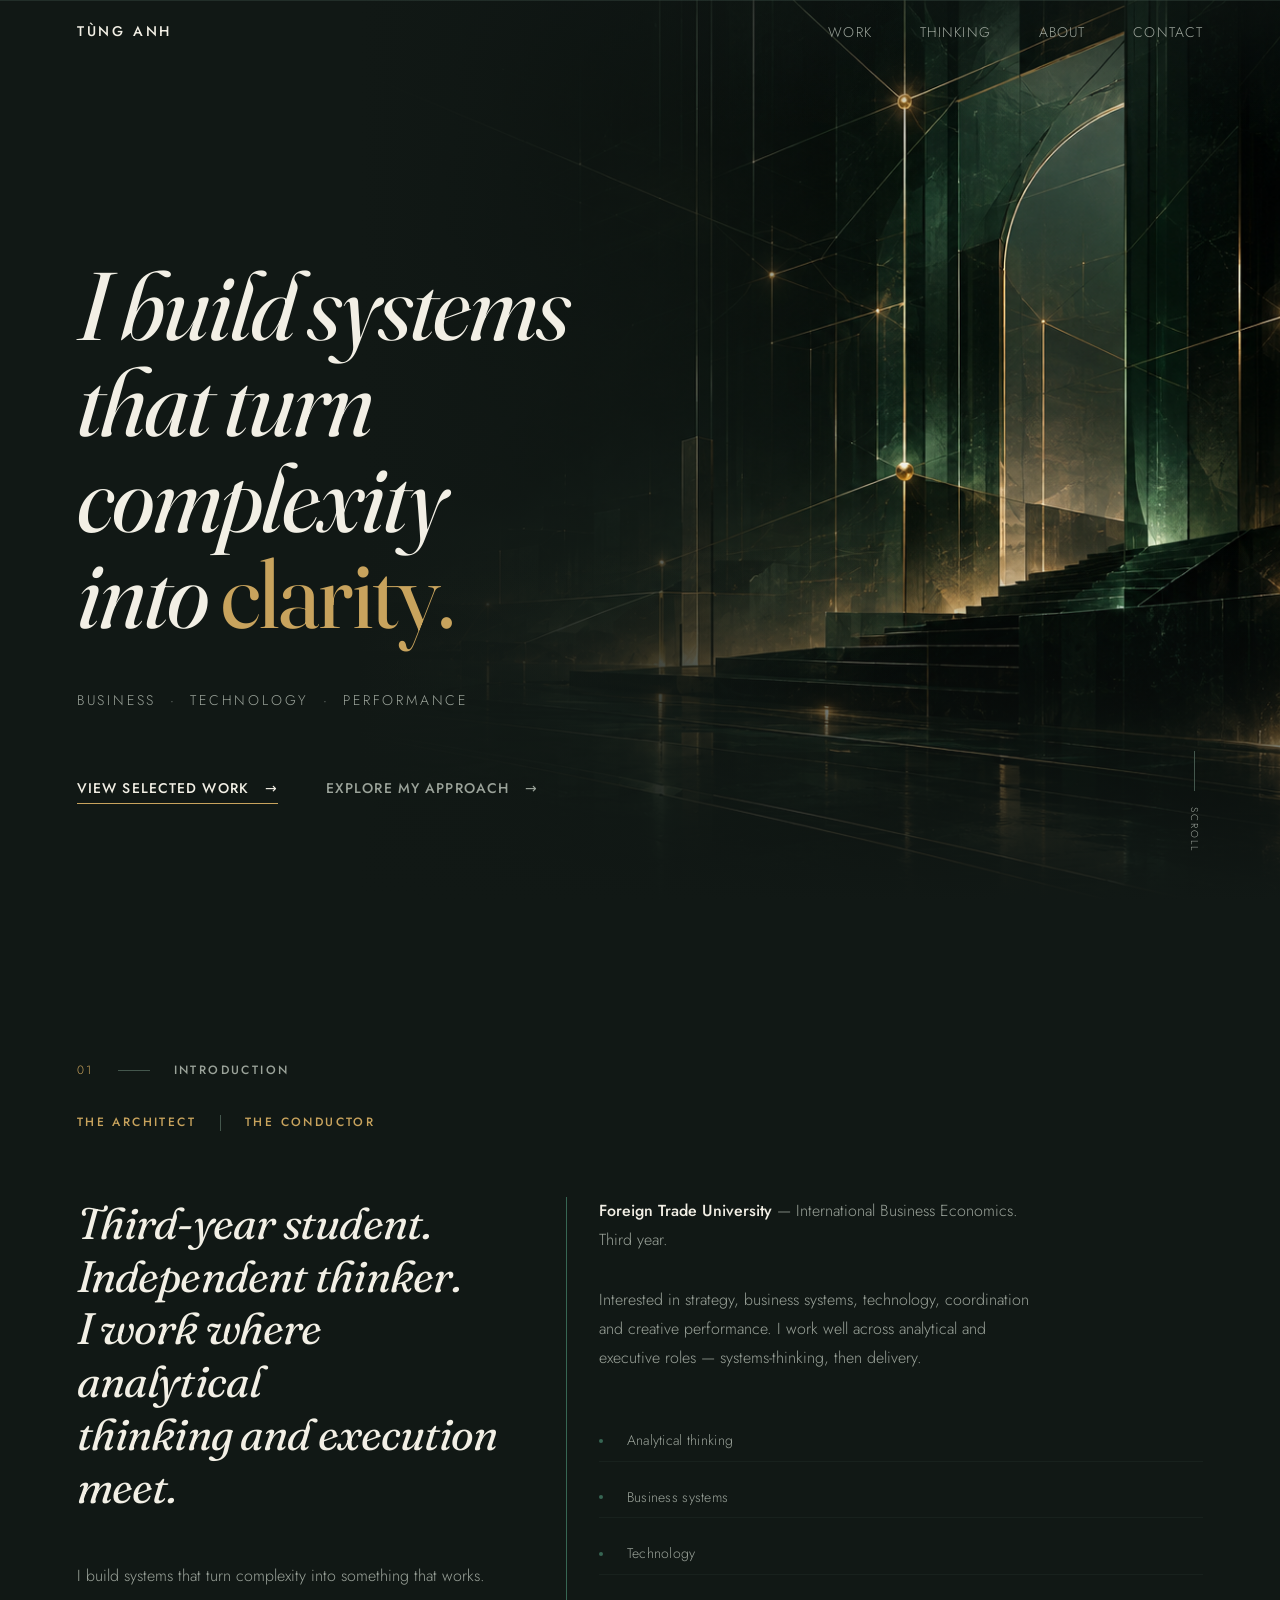
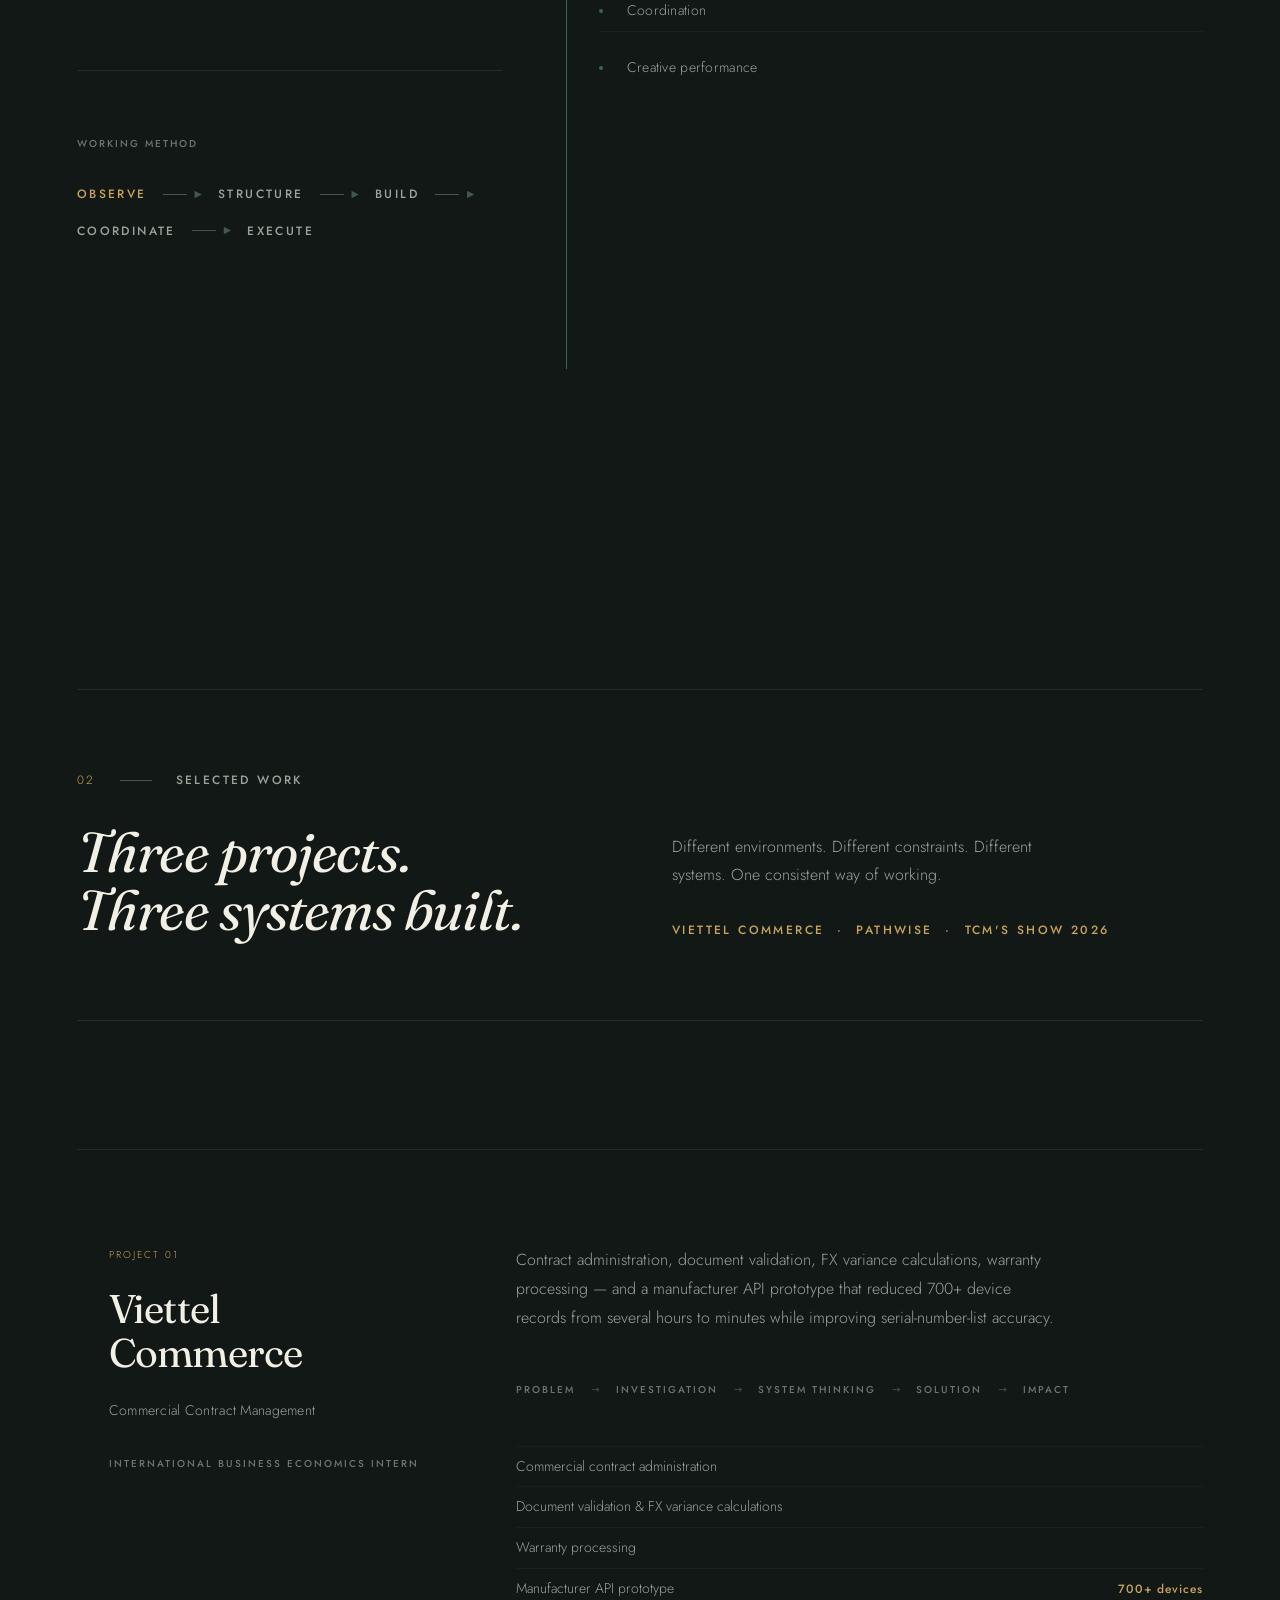
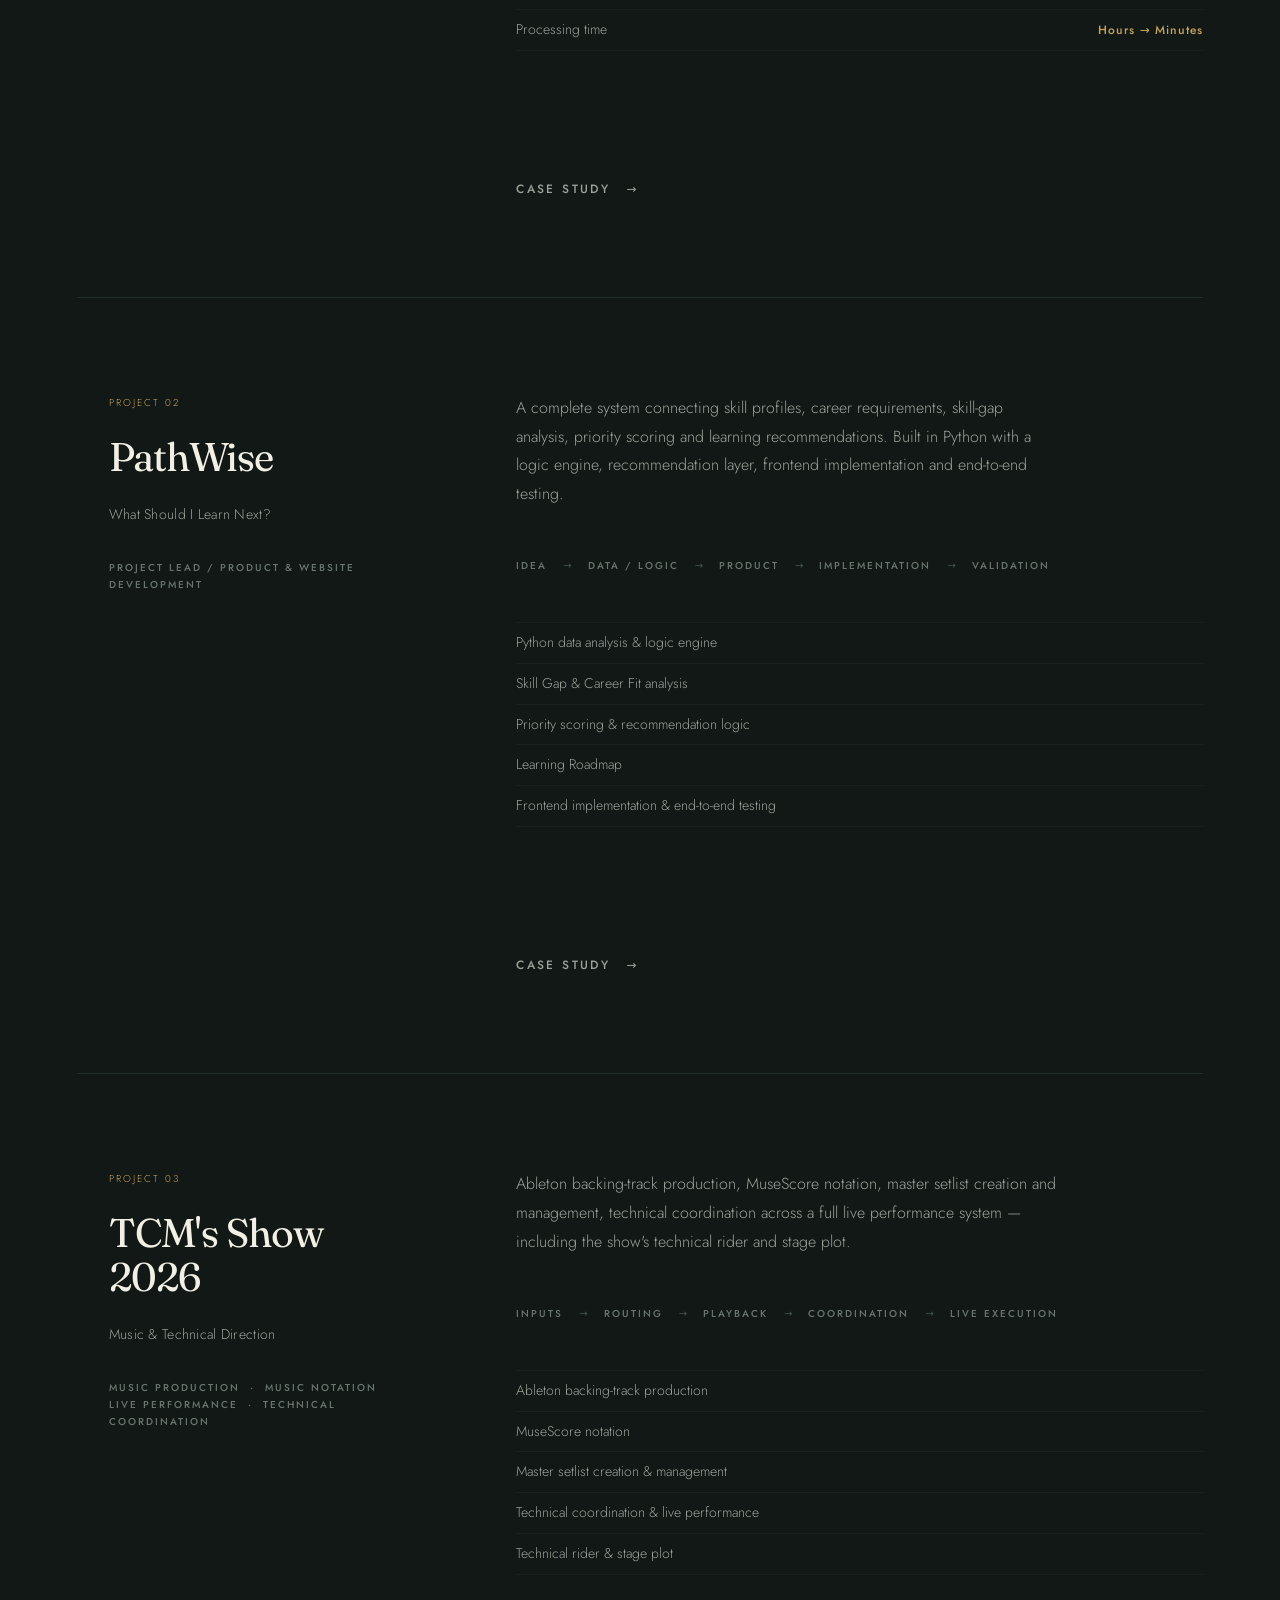
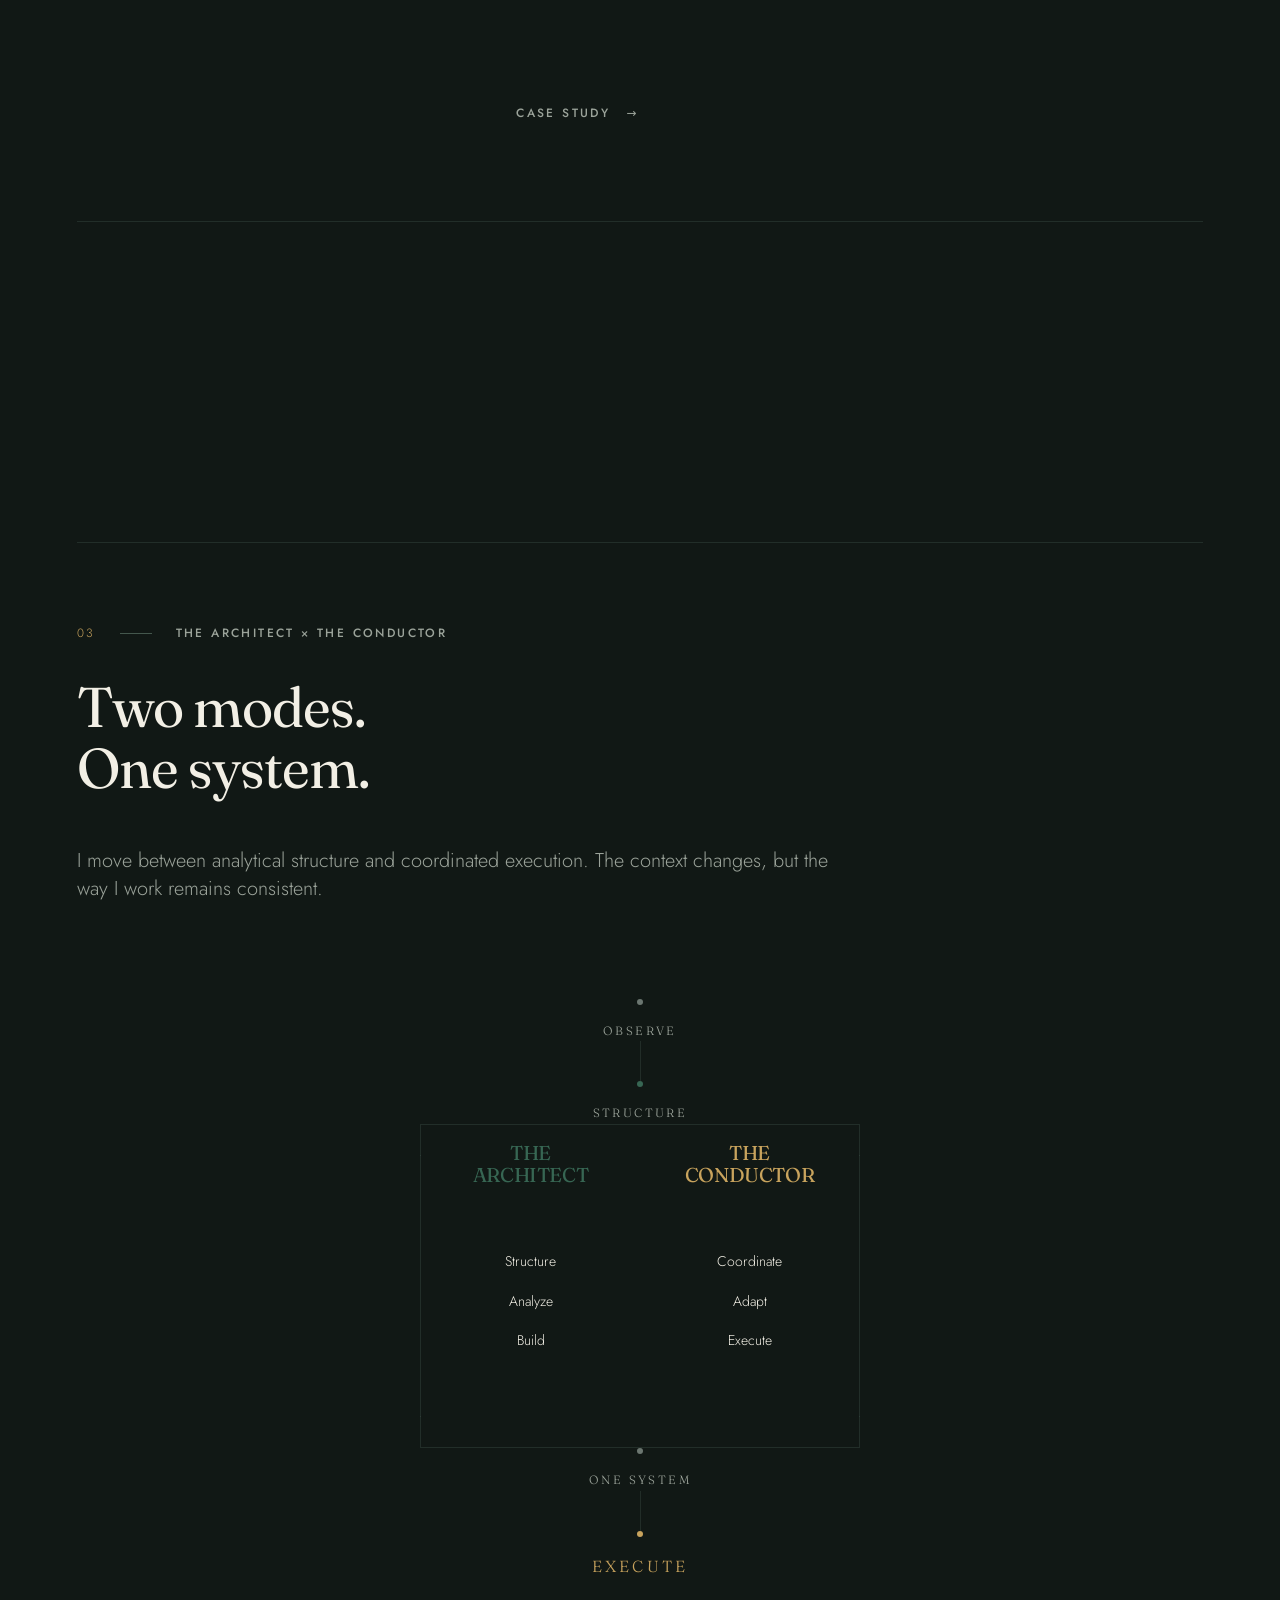
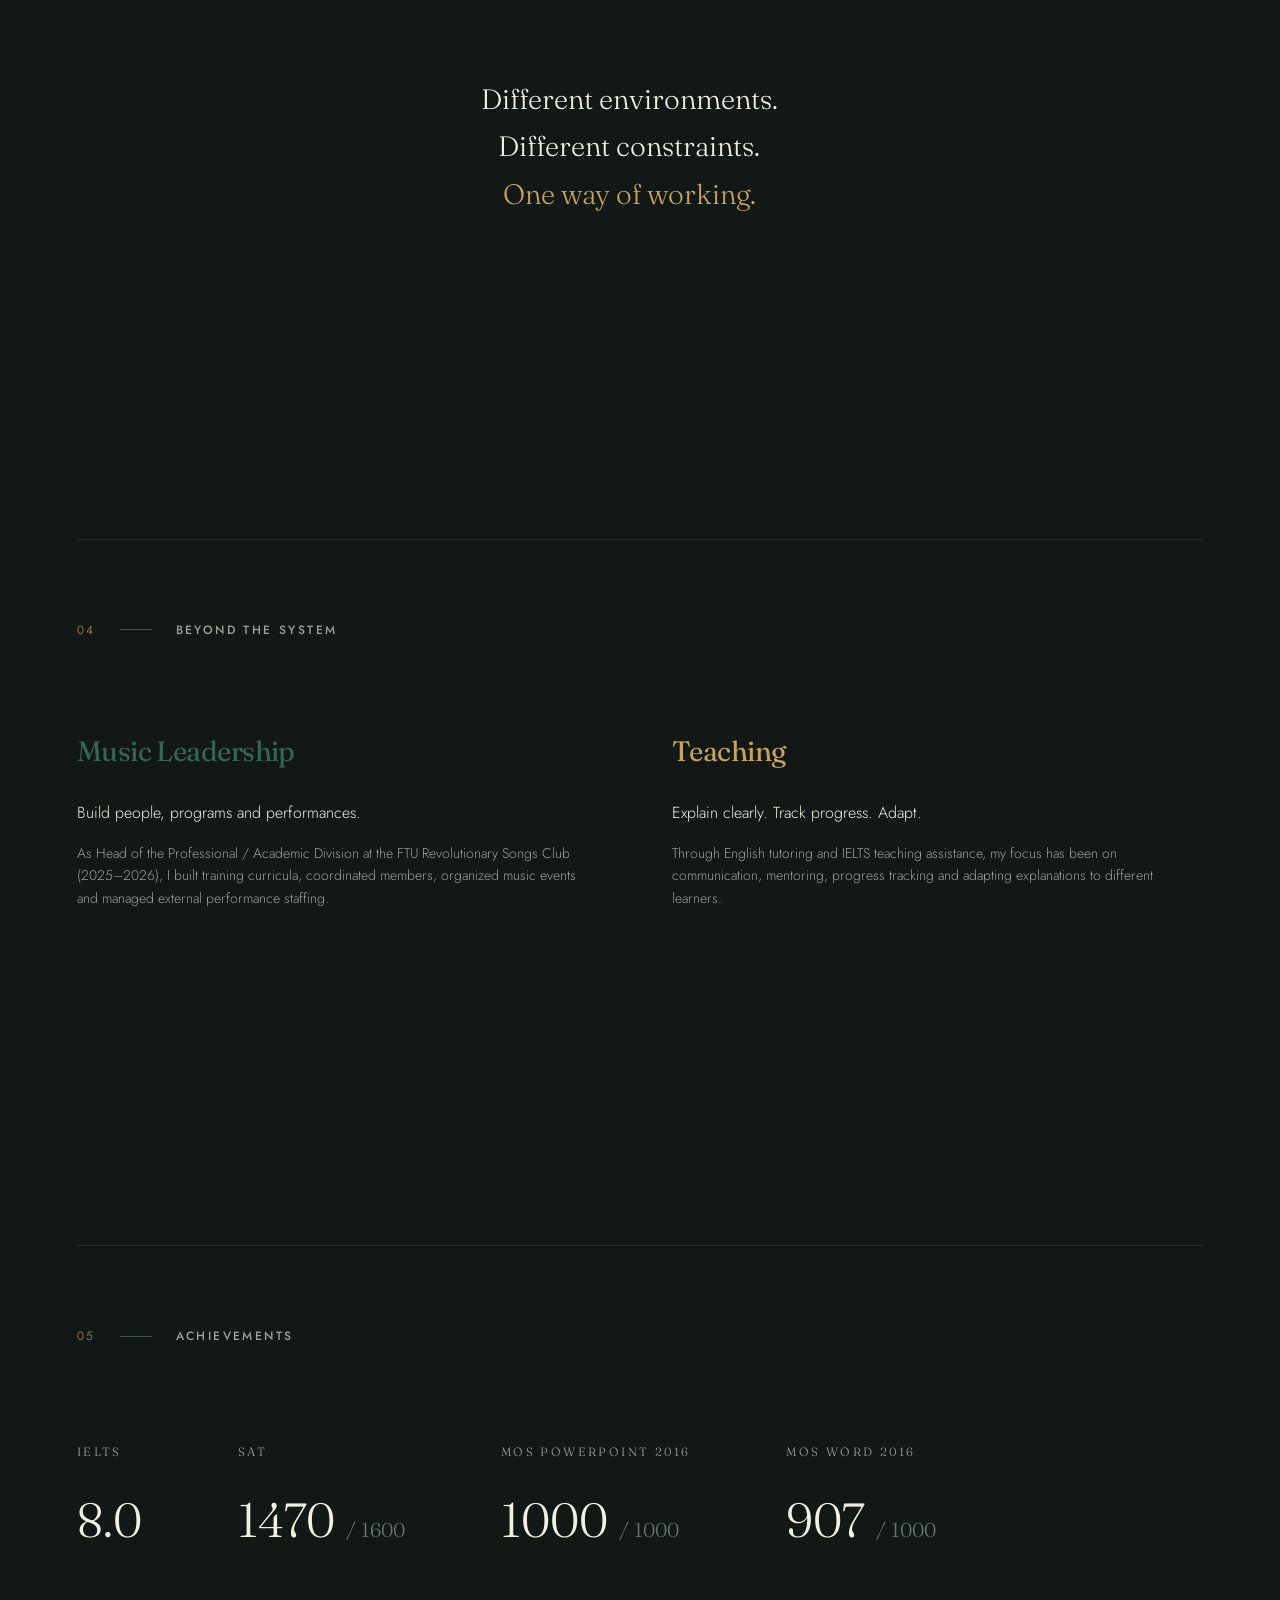
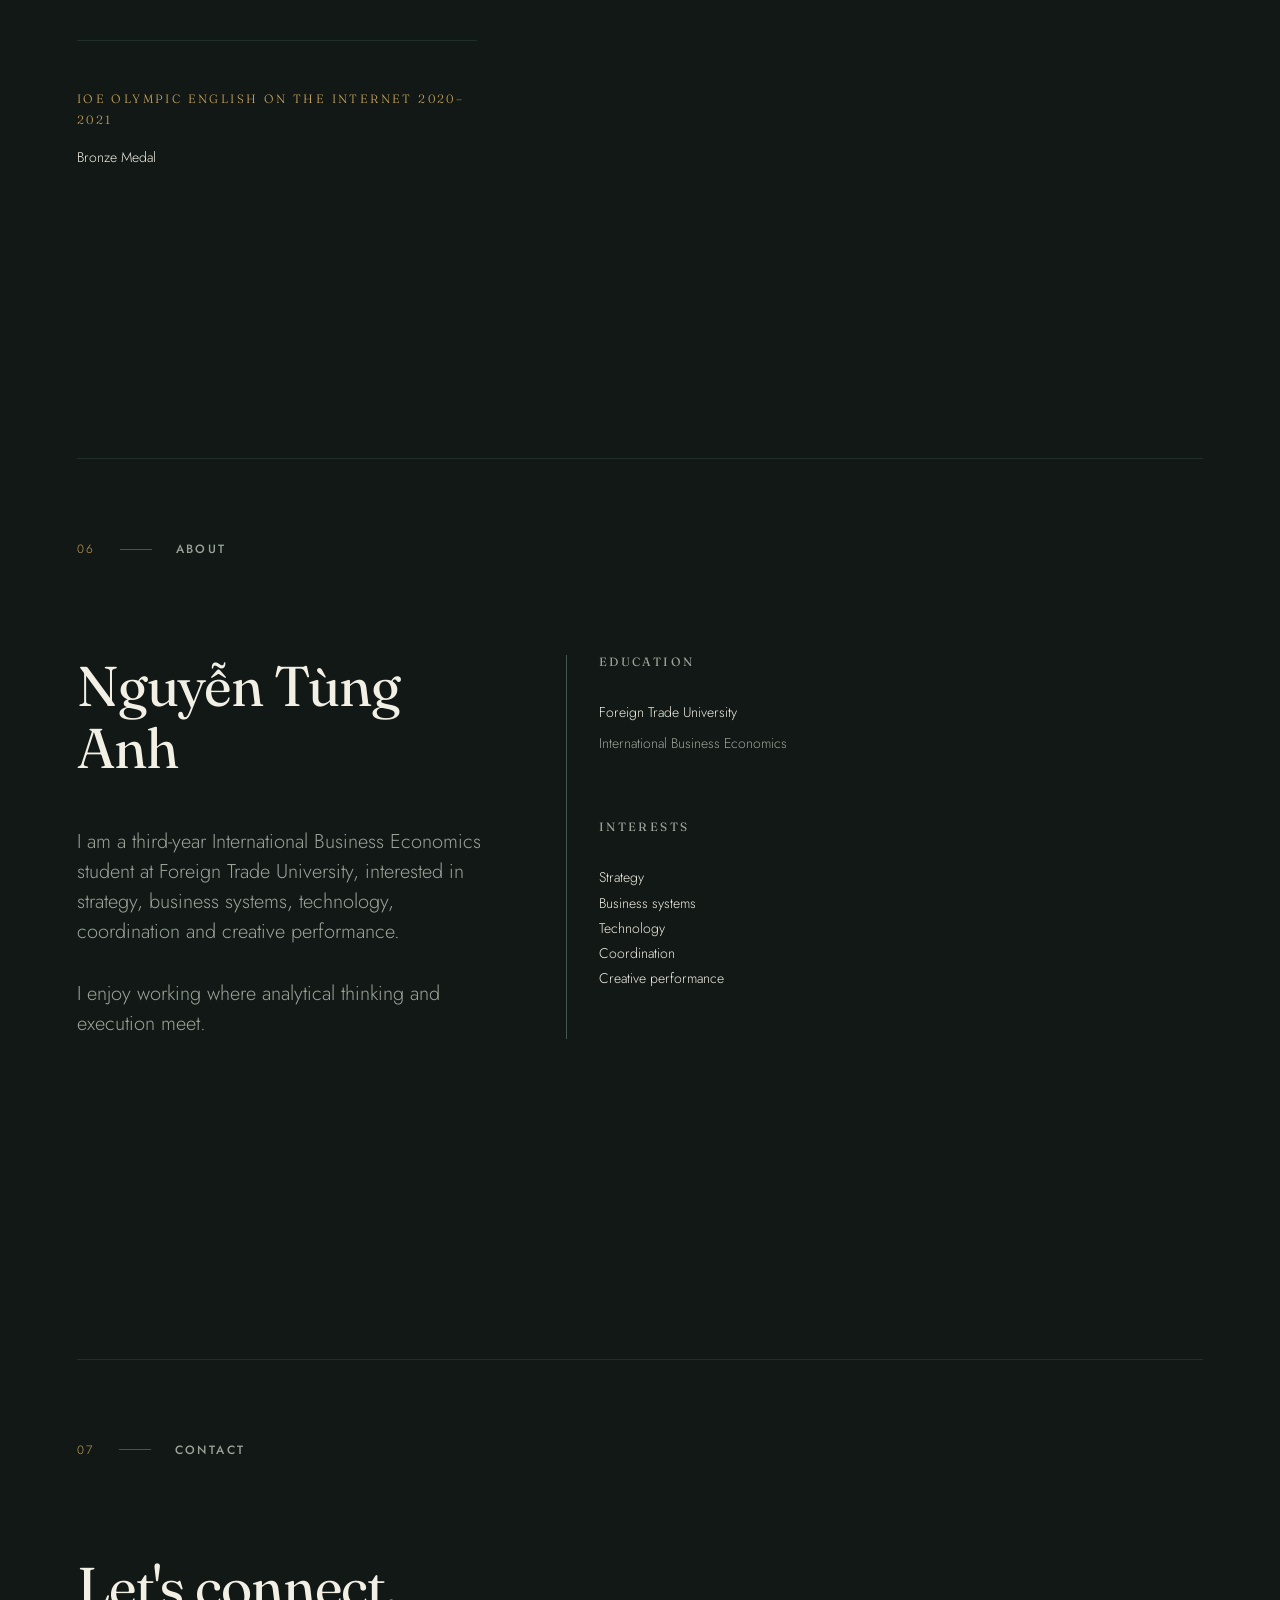
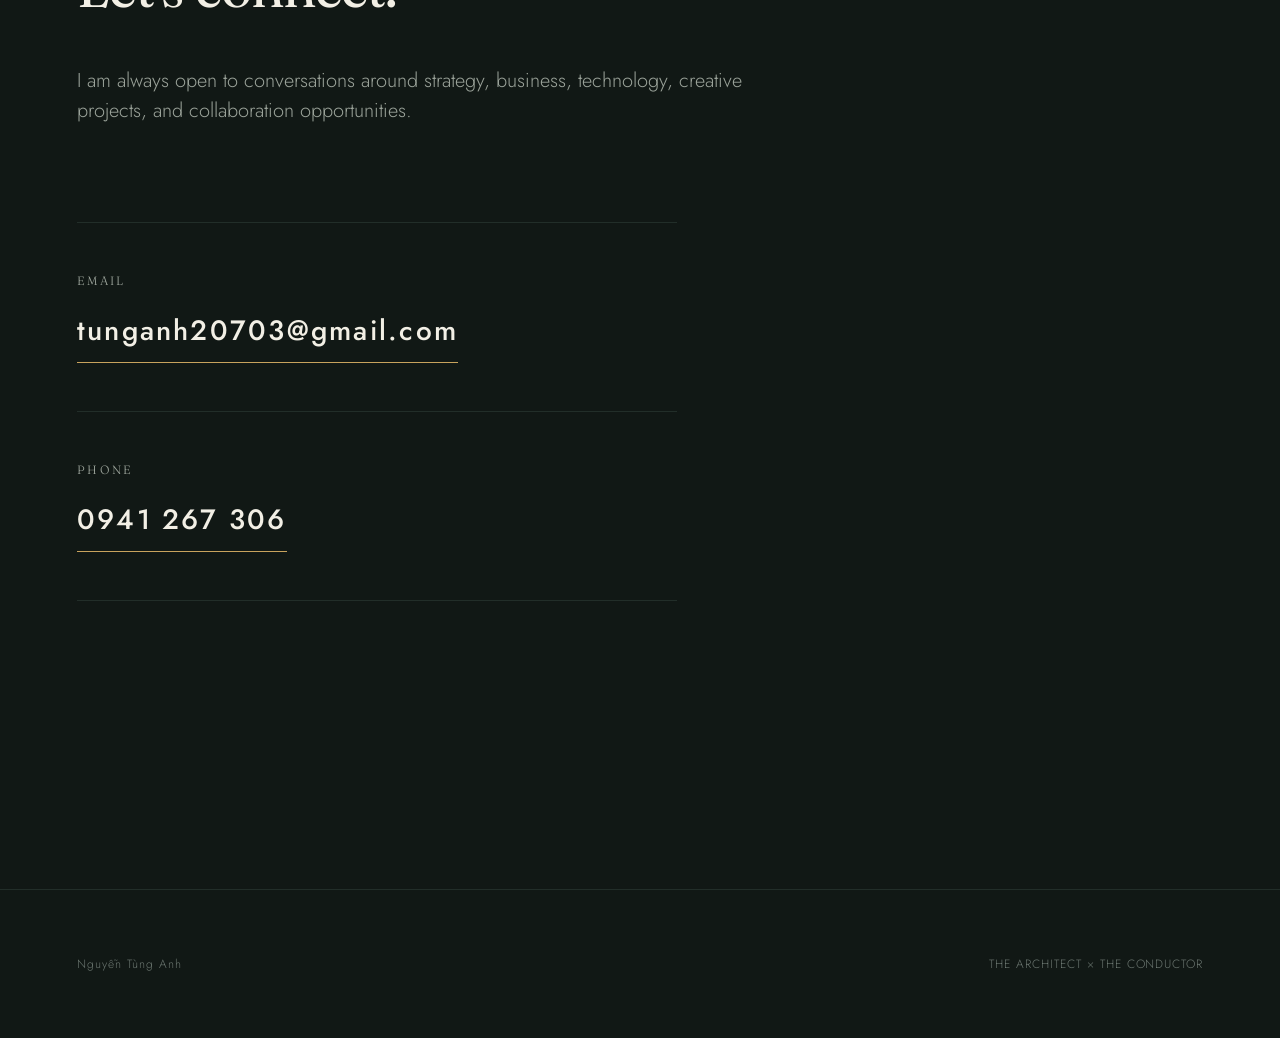
<file: index.html>
<!DOCTYPE html>
<html lang="en">
<head>
  <meta charset="UTF-8" />
  <meta name="viewport" content="width=device-width, initial-scale=1.0" />

  <!-- SEO -->
  <title>Nguyễn Tùng Anh — Portfolio</title>
  <meta name="description"
    content="Nguyễn Tùng Anh — International Business Economics student at FTU. I build systems that turn complexity into clarity. Business. Technology. Performance." />
  <meta name="author" content="Nguyễn Tùng Anh" />

  <!-- Open Graph -->
  <meta property="og:title"       content="Nguyễn Tùng Anh — Portfolio" />
  <meta property="og:description" content="I build systems that turn complexity into clarity." />
  <meta property="og:type"        content="website" />

  <!-- Preconnect for Google Fonts -->
  <link rel="preconnect" href="https://fonts.googleapis.com" />
  <link rel="preconnect" href="https://fonts.gstatic.com" crossorigin />

  <!-- CSS — load order matters -->
  <link rel="stylesheet" href="css/tokens.css" />
  <link rel="stylesheet" href="css/base.css" />
  <link rel="stylesheet" href="css/layout.css" />
  <link rel="stylesheet" href="css/components.css" />
  <link rel="stylesheet" href="css/hero.css" />
  <link rel="stylesheet" href="css/animations.css" />
  <link rel="stylesheet" href="css/sections.css" />
</head>

<body>

  <!-- ═══════════════════════════════════════════════════════
       SCROLL PROGRESS BAR
       ═══════════════════════════════════════════════════════ -->
  <div id="scroll-progress" aria-hidden="true"></div>

  <!-- ═══════════════════════════════════════════════════════
       NAVIGATION
       ═══════════════════════════════════════════════════════ -->
  <header>
    <nav id="site-nav" class="nav" aria-label="Primary navigation">
      <div class="nav__inner">

        <!-- Wordmark -->
        <a href="#" class="nav__wordmark" aria-label="Tùng Anh — home">
          Tùng Anh
        </a>

        <!-- Desktop links -->
        <ul class="nav__links" role="list">
          <li><a href="#work"      class="nav__link">Work</a></li>
          <li><a href="#thinking"  class="nav__link">Thinking</a></li>
          <li><a href="#about"     class="nav__link">About</a></li>
          <li><a href="#contact"   class="nav__link">Contact</a></li>
        </ul>

        <!-- Mobile trigger -->
        <button
          id="nav-menu-trigger"
          class="nav__menu-trigger"
          aria-label="Open navigation menu"
          aria-expanded="false"
          aria-controls="nav-overlay"
        >Menu</button>

      </div>
    </nav>
  </header>

  <!-- ═══════════════════════════════════════════════════════
       MOBILE NAVIGATION OVERLAY
       ═══════════════════════════════════════════════════════ -->
  <div
    id="nav-overlay"
    class="nav-overlay"
    role="dialog"
    aria-modal="true"
    aria-label="Navigation menu"
    aria-hidden="true"
    data-open="false"
  >
    <!-- Architectural node-line decoration (injected by JS) -->
    <div id="nav-overlay-svg" class="nav-overlay__graphic" aria-hidden="true"></div>

    <!-- Overlay header -->
    <div class="nav-overlay__header">
      <span class="nav-overlay__wordmark">Tùng Anh</span>
      <button
        id="nav-overlay-close"
        class="nav-overlay__close"
        aria-label="Close navigation menu"
      >Close</button>
    </div>

    <!-- Overlay links -->
    <nav class="nav-overlay__body" aria-label="Mobile navigation">
      <ul class="nav-overlay__links" role="list">
        <li><a href="#work"     class="nav-overlay__link">Work</a></li>
        <li><a href="#thinking" class="nav-overlay__link">Thinking</a></li>
        <li><a href="#about"    class="nav-overlay__link">About</a></li>
        <li><a href="#contact"  class="nav-overlay__link">Contact</a></li>
      </ul>
    </nav>

    <!-- Overlay footer -->
    <div class="nav-overlay__footer">
      <span class="nav-overlay__footer-label">
        Business &nbsp;·&nbsp; Technology &nbsp;·&nbsp; Performance
      </span>
    </div>
  </div>

  <!-- ═══════════════════════════════════════════════════════
       MAIN CONTENT
       ═══════════════════════════════════════════════════════ -->
  <main id="main-content">

    <!-- ╔═══════════════════════════════════════════════════╗
         ║  §1 HERO                                        ║
         ╚═══════════════════════════════════════════════════╝ -->
    <section class="hero" aria-label="Introduction">

      <!-- Hero image — LCP candidate, fetchpriority high -->
      <div class="hero__image-wrap" aria-hidden="true">
        <img
          src="assets/images/hero-architectural.png"
          alt="A dark architectural space with emerald glass columns, brass node points connected by luminous lines, and a vast reflective floor receding into haze — representing systems, structure, and clarity."
          class="hero__image"
          fetchpriority="high"
          decoding="async"
          width="1440"
          height="900"
        />
      </div>

      <!-- Gradient overlays (readability without destroying image) -->
      <div class="hero__gradient-top"    aria-hidden="true"></div>
      <div class="hero__gradient-left"   aria-hidden="true"></div>
      <div class="hero__gradient-bottom" aria-hidden="true"></div>

      <!-- Hero content -->
      <div class="hero__content">
        <div class="hero__text">



          <!-- Primary headline — single h1 for the page -->
          <h1 class="hero__headline">
            I build systems<br />
            that turn<br />
            complexity<br />
            into <em>clarity.</em>
          </h1>

          <!-- Supporting -->
          <p class="hero__supporting">
            Business &nbsp;·&nbsp; Technology &nbsp;·&nbsp; Performance
          </p>

          <!-- CTAs -->
          <div class="hero__ctas">
            <a href="#work" class="cta" id="hero-cta-work">
              View Selected Work
              <span class="cta__arrow" aria-hidden="true">→</span>
            </a>
            <a href="#thinking" class="cta cta--secondary" id="hero-cta-approach">
              Explore My Approach
              <span class="cta__arrow" aria-hidden="true">→</span>
            </a>
          </div>

        </div>
      </div>

      <!-- Scroll indicator -->
      <div class="hero__scroll-hint" aria-hidden="true">
        <div class="hero__scroll-hint-line"></div>
        <span>Scroll</span>
      </div>

    </section>

    <!-- ╔═══════════════════════════════════════════════════╗
         ║  §2 INTRODUCTION                                ║
         ╚═══════════════════════════════════════════════════╝ -->
    <section id="introduction" class="section section--lg" aria-labelledby="intro-heading">
      <div class="container">

        <!-- Chapter label -->
        <div class="chapter-label reveal">
          <span class="chapter-label__number">01</span>
          <span class="chapter-label__line" aria-hidden="true"></span>
          <span class="chapter-label__text">Introduction</span>
        </div>

        <!-- Identity duality marker -->
        <div class="intro__duality reveal reveal--delay-1">
          <span class="intro__duality-text">The Architect</span>
          <span class="intro__duality-sep" aria-hidden="true"></span>
          <span class="intro__duality-text">The Conductor</span>
        </div>

        <div class="grid-asymmetric">

          <!-- Left column: lead statement + process -->
          <div>
            <h2 id="intro-heading" class="intro__lead reveal reveal--delay-2">
              Third-year student.<br />
              Independent thinker.<br />
              I work where analytical<br />
              thinking and execution meet.
            </h2>

            <p class="intro__body reveal reveal--delay-3">
              I build systems that turn complexity into something that works.
            </p>

            <!-- OBSERVE → EXECUTE process diagram -->
            <div class="intro__process reveal reveal--delay-4">
              <p class="process__label">Working method</p>
              <div class="process__steps" role="list" aria-label="Working process">

                <div class="process__step process__step--first" role="listitem">
                  <span class="process__step-name">Observe</span>
                </div>
                <div class="process__connector" aria-hidden="true">
                  <span class="process__connector-line"></span>
                  <span class="process__connector-arrow">▶</span>
                </div>

                <div class="process__step" role="listitem">
                  <span class="process__step-name">Structure</span>
                </div>
                <div class="process__connector" aria-hidden="true">
                  <span class="process__connector-line"></span>
                  <span class="process__connector-arrow">▶</span>
                </div>

                <div class="process__step" role="listitem">
                  <span class="process__step-name">Build</span>
                </div>
                <div class="process__connector" aria-hidden="true">
                  <span class="process__connector-line"></span>
                  <span class="process__connector-arrow">▶</span>
                </div>

                <div class="process__step" role="listitem">
                  <span class="process__step-name">Coordinate</span>
                </div>
                <div class="process__connector" aria-hidden="true">
                  <span class="process__connector-line"></span>
                  <span class="process__connector-arrow">▶</span>
                </div>

                <div class="process__step" role="listitem">
                  <span class="process__step-name">Execute</span>
                </div>

              </div>
            </div>

            <!-- SVG: minimal signal line (injected by JS) -->
            <div class="intro__svg-wrap reveal reveal--delay-5">
              <div id="intro-svg" aria-hidden="true"></div>
            </div>
          </div>

          <!-- Right column: context + discipline list -->
          <div class="border-left border-left--emerald reveal reveal--delay-3">

            <p class="intro__context">
              <strong>Foreign Trade University</strong> — International Business Economics.
              Third year.
            </p>

            <p class="intro__context" style="margin-top: var(--space-4);">
              Interested in strategy, business systems, technology, coordination
              and creative performance. I work well across analytical and
              executive roles — systems-thinking, then delivery.
            </p>

            <!-- Discipline list -->
            <div class="intro__disciplines" aria-label="Areas of focus">
              <div class="intro__discipline-item">
                <span class="intro__discipline-dot" aria-hidden="true"></span>
                <span class="intro__discipline-name">Analytical thinking</span>
              </div>
              <div class="intro__discipline-item">
                <span class="intro__discipline-dot" aria-hidden="true"></span>
                <span class="intro__discipline-name">Business systems</span>
              </div>
              <div class="intro__discipline-item">
                <span class="intro__discipline-dot" aria-hidden="true"></span>
                <span class="intro__discipline-name">Technology</span>
              </div>
              <div class="intro__discipline-item">
                <span class="intro__discipline-dot" aria-hidden="true"></span>
                <span class="intro__discipline-name">Coordination</span>
              </div>
              <div class="intro__discipline-item">
                <span class="intro__discipline-dot" aria-hidden="true"></span>
                <span class="intro__discipline-name">Creative performance</span>
              </div>
            </div>

          </div>

        </div>

      </div>
    </section>

    <!-- ╔═══════════════════════════════════════════════════╗
         ║  §3 SELECTED WORK                               ║
         ╚═══════════════════════════════════════════════════╝ -->
    <section id="work" class="section section--lg" aria-labelledby="work-heading">
      <div class="container">
        <hr class="rule rule--dim" />

        <!-- Section chapter label -->
        <div class="chapter-label reveal" style="margin-top: var(--space-10);">
          <span class="chapter-label__number">02</span>
          <span class="chapter-label__line" aria-hidden="true"></span>
          <span class="chapter-label__text">Selected Work</span>
        </div>

        <!-- Work section header -->
        <div class="work__header">
          <h2 id="work-heading" class="work__title reveal reveal--delay-1">
            Three projects.<br />
            Three systems built.
          </h2>
          <div class="reveal reveal--delay-2">
            <p class="work__context">
              Different environments. Different constraints.
              Different systems. One consistent way of working.
            </p>
            <p class="work__project-names">
              Viettel Commerce &nbsp;·&nbsp; PathWise &nbsp;·&nbsp; TCM's Show 2026
            </p>
          </div>
        </div>

        <!-- ─────────────────────────────────────────────────
             PROJECT 01 — VIETTEL COMMERCE
             Metaphor: Operational Pipeline
             ───────────────────────────────────────────────── -->
        <article
          class="project-entry project-entry--viettel reveal"
          aria-labelledby="project-viettel-title"
        >
          <!-- Meta column -->
          <div class="project-entry__meta">
            <span class="project-entry__number">Project 01</span>
            <h3 id="project-viettel-title" class="project-entry__title">Viettel Commerce</h3>
            <p class="project-entry__descriptor">Commercial Contract Management</p>
            <p class="project-entry__role">International Business Economics Intern</p>
          </div>

          <!-- Body column -->
          <div class="project-entry__body">

            <p class="project-entry__context">
              Contract administration, document validation, FX variance
              calculations, warranty processing — and a manufacturer API
              prototype that reduced 700+ device records from several hours
              to minutes while improving serial-number-list accuracy.
            </p>

            <!-- Operational pipeline phase strip -->
            <div class="project-entry__phases" aria-label="Project phases">
              <span class="phase-item">Problem</span>
              <span class="phase-sep" aria-hidden="true">→</span>
              <span class="phase-item">Investigation</span>
              <span class="phase-sep" aria-hidden="true">→</span>
              <span class="phase-item">System thinking</span>
              <span class="phase-sep" aria-hidden="true">→</span>
              <span class="phase-item">Solution</span>
              <span class="phase-sep" aria-hidden="true">→</span>
              <span class="phase-item">Impact</span>
            </div>

            <!-- Contributions -->
            <div class="project-entry__contributions">
              <div class="contribution-row">
                <span class="contribution-row__label">Commercial contract administration</span>
              </div>
              <div class="contribution-row">
                <span class="contribution-row__label">Document validation &amp; FX variance calculations</span>
              </div>
              <div class="contribution-row">
                <span class="contribution-row__label">Warranty processing</span>
              </div>
              <div class="contribution-row">
                <span class="contribution-row__label">Manufacturer API prototype</span>
                <span class="contribution-row__accent">700+ devices</span>
              </div>
              <div class="contribution-row">
                <span class="contribution-row__label">Processing time</span>
                <span class="contribution-row__accent">Hours → Minutes</span>
              </div>
            </div>

            <!-- Pipeline SVG diagram (injected by JS) -->
            <div id="diagram-viettel" class="project-entry__diagram" aria-hidden="true"></div>

            <a href="viettel.html" class="project-entry__link" aria-label="View Viettel Commerce case study">
              Case Study
              <span class="project-entry__link-arrow" aria-hidden="true">→</span>
            </a>

          </div>
        </article>

        <!-- ─────────────────────────────────────────────────
             PROJECT 02 — PATHWISE
             Metaphor: Branching Decision System
             ───────────────────────────────────────────────── -->
        <article
          class="project-entry project-entry--pathwise reveal"
          aria-labelledby="project-pathwise-title"
        >
          <!-- Meta column -->
          <div class="project-entry__meta">
            <span class="project-entry__number">Project 02</span>
            <h3 id="project-pathwise-title" class="project-entry__title">PathWise</h3>
            <p class="project-entry__descriptor">What Should I Learn Next?</p>
            <p class="project-entry__role">Project Lead / Product &amp; Website Development</p>
          </div>

          <!-- Body column -->
          <div class="project-entry__body">

            <p class="project-entry__context">
              A complete system connecting skill profiles, career requirements,
              skill-gap analysis, priority scoring and learning recommendations.
              Built in Python with a logic engine, recommendation layer,
              frontend implementation and end-to-end testing.
            </p>

            <!-- Decision system phase strip -->
            <div class="project-entry__phases" aria-label="Project phases">
              <span class="phase-item">Idea</span>
              <span class="phase-sep" aria-hidden="true">→</span>
              <span class="phase-item">Data / Logic</span>
              <span class="phase-sep" aria-hidden="true">→</span>
              <span class="phase-item">Product</span>
              <span class="phase-sep" aria-hidden="true">→</span>
              <span class="phase-item">Implementation</span>
              <span class="phase-sep" aria-hidden="true">→</span>
              <span class="phase-item">Validation</span>
            </div>

            <!-- Contributions -->
            <div class="project-entry__contributions">
              <div class="contribution-row">
                <span class="contribution-row__label">Python data analysis &amp; logic engine</span>
              </div>
              <div class="contribution-row">
                <span class="contribution-row__label">Skill Gap &amp; Career Fit analysis</span>
              </div>
              <div class="contribution-row">
                <span class="contribution-row__label">Priority scoring &amp; recommendation logic</span>
              </div>
              <div class="contribution-row">
                <span class="contribution-row__label">Learning Roadmap</span>
              </div>
              <div class="contribution-row">
                <span class="contribution-row__label">Frontend implementation &amp; end-to-end testing</span>
              </div>
            </div>

            <!-- Branching SVG diagram (injected by JS) -->
            <div id="diagram-pathwise" class="project-entry__diagram" aria-hidden="true"></div>

            <a href="pathwise.html" class="project-entry__link" aria-label="View PathWise case study">
              Case Study
              <span class="project-entry__link-arrow" aria-hidden="true">→</span>
            </a>

          </div>
        </article>

        <!-- ─────────────────────────────────────────────────
             PROJECT 03 — TCM'S SHOW 2026
             Metaphor: Signal Chain
             ───────────────────────────────────────────────── -->
        <article
          class="project-entry project-entry--tcm reveal"
          aria-labelledby="project-tcm-title"
        >
          <!-- Meta column -->
          <div class="project-entry__meta">
            <span class="project-entry__number">Project 03</span>
            <h3 id="project-tcm-title" class="project-entry__title">TCM's Show 2026</h3>
            <p class="project-entry__descriptor">Music &amp; Technical Direction</p>
            <div class="project-entry__role">
              Music Production &nbsp;·&nbsp; Music Notation<br />
              Live Performance &nbsp;·&nbsp; Technical Coordination
            </div>
          </div>

          <!-- Body column -->
          <div class="project-entry__body">

            <p class="project-entry__context">
              Ableton backing-track production, MuseScore notation, master
              setlist creation and management, technical coordination across
              a full live performance system — including the show's technical
              rider and stage plot.
            </p>

            <!-- Signal chain phase strip -->
            <div class="project-entry__phases" aria-label="Project phases">
              <span class="phase-item">Inputs</span>
              <span class="phase-sep" aria-hidden="true">→</span>
              <span class="phase-item">Routing</span>
              <span class="phase-sep" aria-hidden="true">→</span>
              <span class="phase-item">Playback</span>
              <span class="phase-sep" aria-hidden="true">→</span>
              <span class="phase-item">Coordination</span>
              <span class="phase-sep" aria-hidden="true">→</span>
              <span class="phase-item">Live Execution</span>
            </div>

            <!-- Contributions -->
            <div class="project-entry__contributions">
              <div class="contribution-row">
                <span class="contribution-row__label">Ableton backing-track production</span>
              </div>
              <div class="contribution-row">
                <span class="contribution-row__label">MuseScore notation</span>
              </div>
              <div class="contribution-row">
                <span class="contribution-row__label">Master setlist creation &amp; management</span>
              </div>
              <div class="contribution-row">
                <span class="contribution-row__label">Technical coordination &amp; live performance</span>
              </div>
              <div class="contribution-row">
                <span class="contribution-row__label">Technical rider &amp; stage plot</span>
              </div>
            </div>

            <!-- Signal chain SVG diagram (injected by JS) -->
            <div id="diagram-tcm" class="project-entry__diagram" aria-hidden="true"></div>

            <a href="tcm-show.html" class="project-entry__link" aria-label="View TCM's Show 2026 case study">
              Case Study
              <span class="project-entry__link-arrow" aria-hidden="true">→</span>
            </a>

          </div>
        </article>

      </div>
    </section>

    <!-- ═══════════════════════════════════════════════════════
         ║  §4 ARCHITECT × CONDUCTOR                       ║
         ╚═══════════════════════════════════════════════════╝ -->
    <section id="thinking" class="section section--lg" aria-labelledby="thinking-heading">
      <div class="container">
        <hr class="rule rule--dim" />
        
        <style>
          /* ── Synthesis Diagram (sd-*) ───────────────────────────── */
          .sd-diagram {
            display: flex;
            flex-direction: column;
            align-items: center;
            width: 100%;
            max-width: 600px;
            margin: var(--space-12) auto;
          }
          
          .sd-node {
            display: flex;
            flex-direction: column;
            align-items: center;
            gap: var(--space-2);
            z-index: 2;
            background: var(--color-bg);
            padding: 0 var(--space-4);
          }
          
          .sd-label {
            font-family: var(--font-display);
            font-size: var(--text-xs);
            color: var(--color-muted);
            letter-spacing: var(--tracking-widest);
            text-transform: uppercase;
            text-align: center;
          }
          .sd-label--brass { color: var(--color-brass); }
          
          .sd-dot {
            width: 6px;
            height: 6px;
            border-radius: 50%;
          }
          .sd-dot--dim { background: var(--color-dim); }
          .sd-dot--emerald { background: var(--color-emerald); }
          .sd-dot--brass { background: var(--color-brass); }
          
          .sd-v-line {
            width: 1px;
            height: 2.5rem;
            background: var(--color-line-dim);
          }
          
          .sd-branch-top {
            width: calc(100% - 60px);
            max-width: 440px;
            height: 2rem;
            border-top: 1px solid var(--color-line-dim);
            border-left: 1px solid var(--color-line-dim);
            border-right: 1px solid var(--color-line-dim);
          }
          
          .sd-branch-bottom {
            width: calc(100% - 60px);
            max-width: 440px;
            height: 2rem;
            border-bottom: 1px solid var(--color-line-dim);
            border-left: 1px solid var(--color-line-dim);
            border-right: 1px solid var(--color-line-dim);
          }
          
          .sd-row {
            display: flex;
            justify-content: space-between;
            width: calc(100% - 60px);
            max-width: 440px;
            margin-top: -1px;
            margin-bottom: -1px;
          }
          
          .sd-col {
            flex: 1;
            display: flex;
            flex-direction: column;
            align-items: center;
          }
          .sd-col--left { border-left: 1px solid var(--color-line-dim); }
          .sd-col--right { border-right: 1px solid var(--color-line-dim); }
          
          .sd-col-header {
            background: var(--color-bg);
            padding: var(--space-2) var(--space-4);
            margin-top: -1.8rem; /* Pull up to break the border */
            z-index: 2;
            display: flex;
            justify-content: center;
          }
          
          .sd-branch-title {
            font-family: var(--font-display);
            font-size: var(--text-lg);
            color: var(--color-text);
            margin: 0;
            text-align: center;
          }
          .sd-branch-title--emerald { color: var(--color-emerald); }
          .sd-branch-title--brass { color: var(--color-brass); }
          
          .sd-verbs {
            display: flex;
            flex-direction: column;
            align-items: center;
            gap: var(--space-2);
            margin-top: var(--space-6);
            margin-bottom: var(--space-8);
          }
          
          .sd-verbs span {
            font-family: var(--font-body);
            font-size: var(--text-sm);
            color: var(--color-text);
          }
          
          @media (max-width: 768px) {
            .sd-branch-top, .sd-branch-bottom, .sd-row { width: 100%; }
            .sd-branch-title { font-size: var(--text-base); }
            .sd-col-header { padding: var(--space-2) var(--space-2); }
          }
        </style>

        <div class="chapter-label" style="margin-top: var(--space-10);">
          <span class="chapter-label__number">03</span>
          <span class="chapter-label__line" aria-hidden="true"></span>
          <span class="chapter-label__text">The Architect × The Conductor</span>
        </div>

        <div class="cs-grid" style="margin-top: var(--space-4);">
          <div style="grid-column: 1 / -1; max-width: 800px;">
            <h2 id="thinking-heading" class="section__title section__title--lg reveal">
              Two modes.<br />One system.
            </h2>
            <p class="text-muted reveal reveal--delay-1" style="margin-top: var(--space-6); font-size: var(--text-lg); line-height: 1.4;">
              I move between analytical structure and coordinated execution. The context changes, but the way I work remains consistent.
            </p>
          </div>
        </div>
        
        <div class="synthesis-diagram sd-diagram" aria-label="Observe, Structure, Architect, Conductor, Execute System">
          
          <!-- OBSERVE -->
          <div class="sd-node reveal">
            <span class="sd-dot sd-dot--dim" aria-hidden="true"></span>
            <span class="sd-label">Observe</span>
          </div>
          
          <div class="sd-v-line reveal" aria-hidden="true"></div>
          
          <!-- STRUCTURE -->
          <div class="sd-node reveal reveal--delay-1">
            <span class="sd-dot sd-dot--emerald" aria-hidden="true"></span>
            <span class="sd-label">Structure</span>
          </div>
          
          <!-- BRANCH TOP -->
          <div class="sd-branch-top reveal reveal--delay-2" aria-hidden="true"></div>
          
          <!-- ARCHITECT / CONDUCTOR COLS -->
          <div class="sd-row reveal reveal--delay-2">
            
            <!-- THE ARCHITECT -->
            <div class="sd-col sd-col--left">
              <div class="sd-col-header">
                <h3 class="sd-branch-title sd-branch-title--emerald">THE ARCHITECT</h3>
              </div>
              <div class="sd-verbs">
                <span>Structure</span>
                <span>Analyze</span>
                <span>Build</span>
              </div>
            </div>
            
            <!-- THE CONDUCTOR -->
            <div class="sd-col sd-col--right">
              <div class="sd-col-header">
                <h3 class="sd-branch-title sd-branch-title--brass">THE CONDUCTOR</h3>
              </div>
              <div class="sd-verbs">
                <span>Coordinate</span>
                <span>Adapt</span>
                <span>Execute</span>
              </div>
            </div>
            
          </div>
          
          <!-- BRANCH BOTTOM -->
          <div class="sd-branch-bottom reveal reveal--delay-3" aria-hidden="true"></div>
          
          <!-- ONE SYSTEM -->
          <div class="sd-node reveal reveal--delay-4">
            <span class="sd-dot sd-dot--dim" aria-hidden="true"></span>
            <span class="sd-label">One System</span>
          </div>

          <div class="sd-v-line reveal reveal--delay-4" aria-hidden="true"></div>
          
          <!-- EXECUTE -->
          <div class="sd-node reveal reveal--delay-5">
            <span class="sd-dot sd-dot--brass" aria-hidden="true"></span>
            <span class="sd-label sd-label--brass" style="font-size: var(--text-base);">Execute</span>
          </div>

        </div>

        <div class="reveal reveal--delay-1" style="text-align: center; margin-top: var(--space-12);">
          <p style="font-family: var(--font-display); font-size: var(--text-xl); color: var(--color-text);">
            Different environments.<br />
            Different constraints.<br />
            <span style="color: var(--color-brass);">One way of working.</span>
          </p>
        </div>

      </div>
    </section>

    <!-- ═══════════════════════════════════════════════════════
         ║  §5–7 BEYOND THE SYSTEM & ABOUT                 ║
         ╚═══════════════════════════════════════════════════╝ -->

    <!-- Beyond the System -->
    <section id="beyond" class="section section--lg" aria-labelledby="beyond-heading">
      <div class="container">
        <hr class="rule rule--dim" />
        <div class="chapter-label" style="margin-top: var(--space-10);">
          <span class="chapter-label__number">04</span>
          <span class="chapter-label__line" aria-hidden="true"></span>
          <span class="chapter-label__text">Beyond the System</span>
        </div>
        
        <div class="grid-2col" style="margin-top: var(--space-12);">
          <div class="reveal">
            <h3 style="font-family: var(--font-display); font-size: var(--text-xl); color: var(--color-emerald); margin-bottom: var(--space-4);">Music Leadership</h3>
            <p style="font-family: var(--font-body); font-size: var(--text-base); color: var(--color-text); margin-bottom: var(--space-2);">
              Build people, programs and performances.
            </p>
            <p class="text-muted" style="margin-bottom: var(--space-6); font-size: var(--text-sm); line-height: 1.6;">
              As Head of the Professional / Academic Division at the FTU Revolutionary Songs Club (2025–2026), I built training curricula, coordinated members, organized music events and managed external performance staffing.
            </p>
          </div>
          
          <div class="reveal reveal--delay-1">
            <h3 style="font-family: var(--font-display); font-size: var(--text-xl); color: var(--color-brass); margin-bottom: var(--space-4);">Teaching</h3>
            <p style="font-family: var(--font-body); font-size: var(--text-base); color: var(--color-text); margin-bottom: var(--space-2);">
              Explain clearly. Track progress. Adapt.
            </p>
            <p class="text-muted" style="font-size: var(--text-sm); line-height: 1.6;">
              Through English tutoring and IELTS teaching assistance, my focus has been on communication, mentoring, progress tracking and adapting explanations to different learners.
            </p>
          </div>
        </div>
      </div>
    </section>

    <!-- Achievements -->
    <section id="achievements" class="section" aria-labelledby="achievements-heading">
      <div class="container">
        <hr class="rule rule--dim" />
        <div class="chapter-label" style="margin-top: var(--space-10);">
          <span class="chapter-label__number">05</span>
          <span class="chapter-label__line" aria-hidden="true"></span>
          <span class="chapter-label__text">Achievements</span>
        </div>
        
        <div style="margin-top: var(--space-12); display: flex; flex-direction: column; gap: var(--space-10);">
          <div class="reveal" style="display: flex; flex-wrap: wrap; gap: var(--space-12);">
            <div>
              <div style="font-family: var(--font-display); font-size: var(--text-xs); color: var(--color-muted); letter-spacing: var(--tracking-widest); text-transform: uppercase; margin-bottom: var(--space-2);">IELTS</div>
              <div style="font-family: var(--font-display); font-size: clamp(2rem, 4vw, 3rem); color: var(--color-text);">8.0</div>
            </div>
            <div>
              <div style="font-family: var(--font-display); font-size: var(--text-xs); color: var(--color-muted); letter-spacing: var(--tracking-widest); text-transform: uppercase; margin-bottom: var(--space-2);">SAT</div>
              <div style="font-family: var(--font-display); font-size: clamp(2rem, 4vw, 3rem); color: var(--color-text);">1470 <span style="font-size: var(--text-lg); color: var(--color-dim);">/ 1600</span></div>
            </div>
            <div>
              <div style="font-family: var(--font-display); font-size: var(--text-xs); color: var(--color-muted); letter-spacing: var(--tracking-widest); text-transform: uppercase; margin-bottom: var(--space-2);">MOS PowerPoint 2016</div>
              <div style="font-family: var(--font-display); font-size: clamp(2rem, 4vw, 3rem); color: var(--color-text);">1000 <span style="font-size: var(--text-lg); color: var(--color-dim);">/ 1000</span></div>
            </div>
            <div>
              <div style="font-family: var(--font-display); font-size: var(--text-xs); color: var(--color-muted); letter-spacing: var(--tracking-widest); text-transform: uppercase; margin-bottom: var(--space-2);">MOS Word 2016</div>
              <div style="font-family: var(--font-display); font-size: clamp(2rem, 4vw, 3rem); color: var(--color-text);">907 <span style="font-size: var(--text-lg); color: var(--color-dim);">/ 1000</span></div>
            </div>
          </div>
          
          <div class="reveal reveal--delay-1" style="border-top: 1px solid var(--color-line-dim); padding-top: var(--space-6); max-width: 400px;">
            <div style="font-family: var(--font-display); font-size: var(--text-xs); color: var(--color-brass); letter-spacing: var(--tracking-widest); text-transform: uppercase; margin-bottom: var(--space-2);">IOE Olympic English on the Internet 2020–2021</div>
            <div style="font-family: var(--font-body); font-size: var(--text-sm); color: var(--color-text);">Bronze Medal</div>
          </div>
        </div>
      </div>
    </section>

    <!-- About -->
    <section id="about" class="section section--lg" aria-labelledby="about-heading">
      <div class="container">
        <hr class="rule rule--dim" />
        <div class="chapter-label" style="margin-top: var(--space-10);">
          <span class="chapter-label__number">06</span>
          <span class="chapter-label__line" aria-hidden="true"></span>
          <span class="chapter-label__text">About</span>
        </div>
        
        <div class="grid-asymmetric" style="margin-top: var(--space-12);">
          <div class="reveal">
            <h2 id="about-heading" class="section__title section__title--lg" style="margin-bottom: var(--space-6);">
              Nguyễn Tùng Anh
            </h2>
            <p class="text-muted" style="font-size: var(--text-lg); line-height: 1.5; margin-bottom: var(--space-4);">
              I am a third-year International Business Economics student at Foreign Trade University, interested in strategy, business systems, technology, coordination and creative performance.
            </p>
            <p class="text-muted" style="font-size: var(--text-lg); line-height: 1.5;">
              I enjoy working where analytical thinking and execution meet.
            </p>
          </div>
          
          <div class="reveal reveal--delay-1 border-left" style="display: flex; flex-direction: column; gap: var(--space-8);">
            <div>
              <h3 style="font-family: var(--font-display); font-size: var(--text-xs); color: var(--color-muted); letter-spacing: var(--tracking-widest); text-transform: uppercase; margin-bottom: var(--space-4);">Education</h3>
              <ul style="list-style: none; padding: 0; margin: 0; font-family: var(--font-body); font-size: var(--text-sm); color: var(--color-text);">
                <li style="margin-bottom: var(--space-1);">Foreign Trade University</li>
                <li style="color: var(--color-muted);">International Business Economics</li>
              </ul>
            </div>
            
            <div>
              <h3 style="font-family: var(--font-display); font-size: var(--text-xs); color: var(--color-muted); letter-spacing: var(--tracking-widest); text-transform: uppercase; margin-bottom: var(--space-4);">Interests</h3>
              <ul style="list-style: none; padding: 0; margin: 0; font-family: var(--font-body); font-size: var(--text-sm); color: var(--color-text); line-height: 1.8;">
                <li>Strategy</li>
                <li>Business systems</li>
                <li>Technology</li>
                <li>Coordination</li>
                <li>Creative performance</li>
              </ul>
            </div>
          </div>
        </div>
      </div>
    </section>

    <!-- Contact -->
    <section id="contact" class="section section--lg" aria-labelledby="contact-heading">
      <div class="container">
        <hr class="rule rule--dim" />
        <div class="chapter-label" style="margin-top: var(--space-10);">
          <span class="chapter-label__number">07</span>
          <span class="chapter-label__line" aria-hidden="true"></span>
          <span class="chapter-label__text">Contact</span>
        </div>
        
        <div style="margin-top: var(--space-12); padding-bottom: var(--space-16);">
          <h2 id="contact-heading" class="section__title section__title--lg reveal" style="margin-bottom: var(--space-6);">
            Let's connect.
          </h2>
          <p class="text-muted reveal reveal--delay-1" style="font-size: var(--text-lg); line-height: 1.5; max-width: 700px; margin-bottom: var(--space-12);">
            I am always open to conversations around strategy, business, technology, creative projects, and collaboration opportunities.
          </p>
          
          <div class="reveal reveal--delay-2" style="display: flex; flex-direction: column; max-width: 600px;">
            
            <div style="border-top: 1px solid var(--color-line-dim); padding-block: var(--space-6); display: flex; flex-direction: column; gap: var(--space-2);">
              <span style="font-family: var(--font-display); font-size: var(--text-xs); color: var(--color-muted); letter-spacing: var(--tracking-widest); text-transform: uppercase;">Email</span>
              <a href="mailto:tunganh20703@gmail.com" class="cta" style="font-size: var(--text-xl); text-transform: none; align-self: flex-start; padding-bottom: var(--space-1);">
                tunganh20703@gmail.com
              </a>
            </div>
            
            <div style="border-top: 1px solid var(--color-line-dim); border-bottom: 1px solid var(--color-line-dim); padding-block: var(--space-6); display: flex; flex-direction: column; gap: var(--space-2);">
              <span style="font-family: var(--font-display); font-size: var(--text-xs); color: var(--color-muted); letter-spacing: var(--tracking-widest); text-transform: uppercase;">Phone</span>
              <a href="tel:+84941267306" class="cta" style="font-size: var(--text-xl); text-transform: none; align-self: flex-start; padding-bottom: var(--space-1);">
                0941 267 306
              </a>
            </div>

          </div>
        </div>
      </div>
    </section>

  </main>

  <!-- ═══════════════════════════════════════════════════════
       FOOTER
       ═══════════════════════════════════════════════════════ -->
  <footer style="
    border-top: 1px solid var(--color-line-dim);
    padding-block: var(--space-8);
  ">
    <div class="container" style="
      display: flex;
      justify-content: space-between;
      align-items: center;
      flex-wrap: wrap;
      gap: var(--space-4);
    ">
      <span style="
        font-family: var(--font-body);
        font-weight: var(--weight-light);
        font-size: var(--text-xs);
        letter-spacing: var(--tracking-wide);
        color: var(--color-dim);
      ">Nguyễn Tùng Anh</span>

      <span style="
        font-family: var(--font-body);
        font-weight: var(--weight-light);
        font-size: var(--text-xs);
        letter-spacing: var(--tracking-wide);
        color: var(--color-dim);
      ">THE ARCHITECT × THE CONDUCTOR</span>
    </div>
  </footer>

  <!-- ═══════════════════════════════════════════════════════
       SCRIPTS — ES modules
       ═══════════════════════════════════════════════════════ -->
  <script type="module" src="js/main.js"></script>

</body>
</html>
</file>
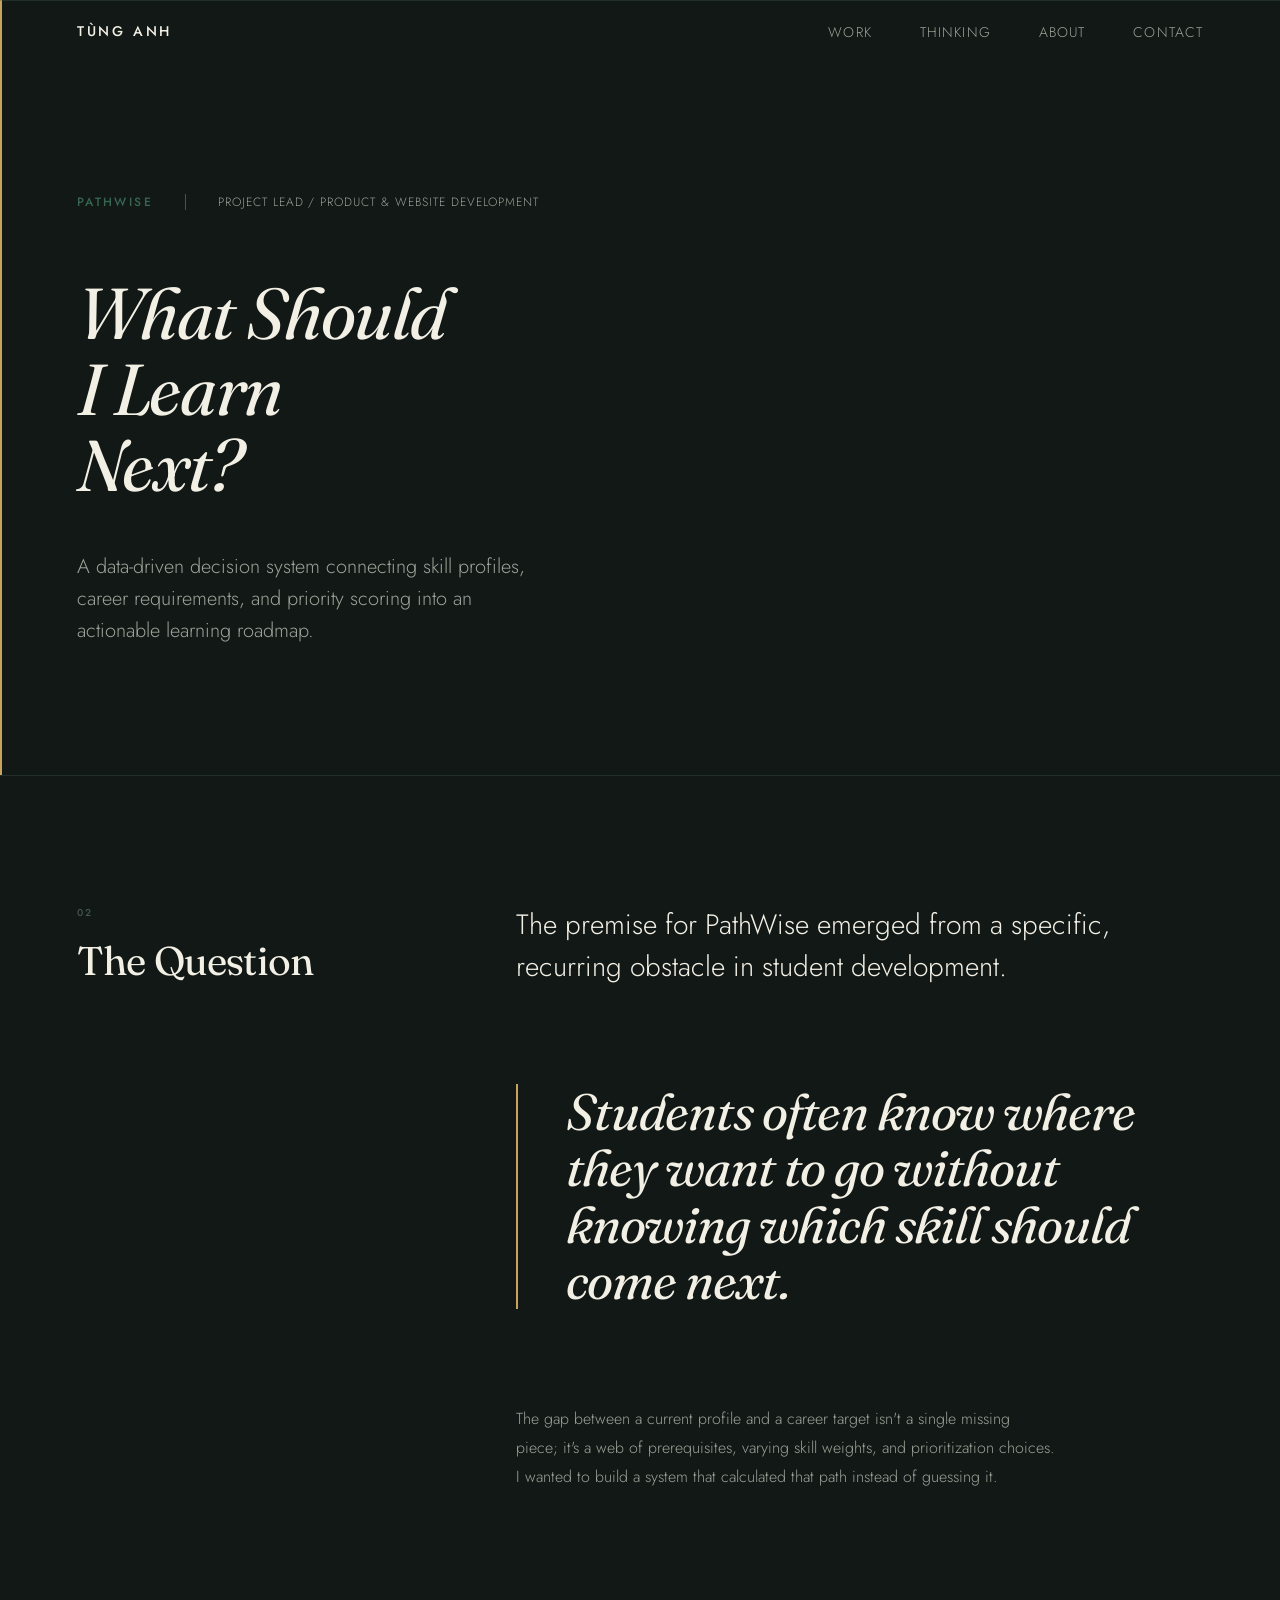
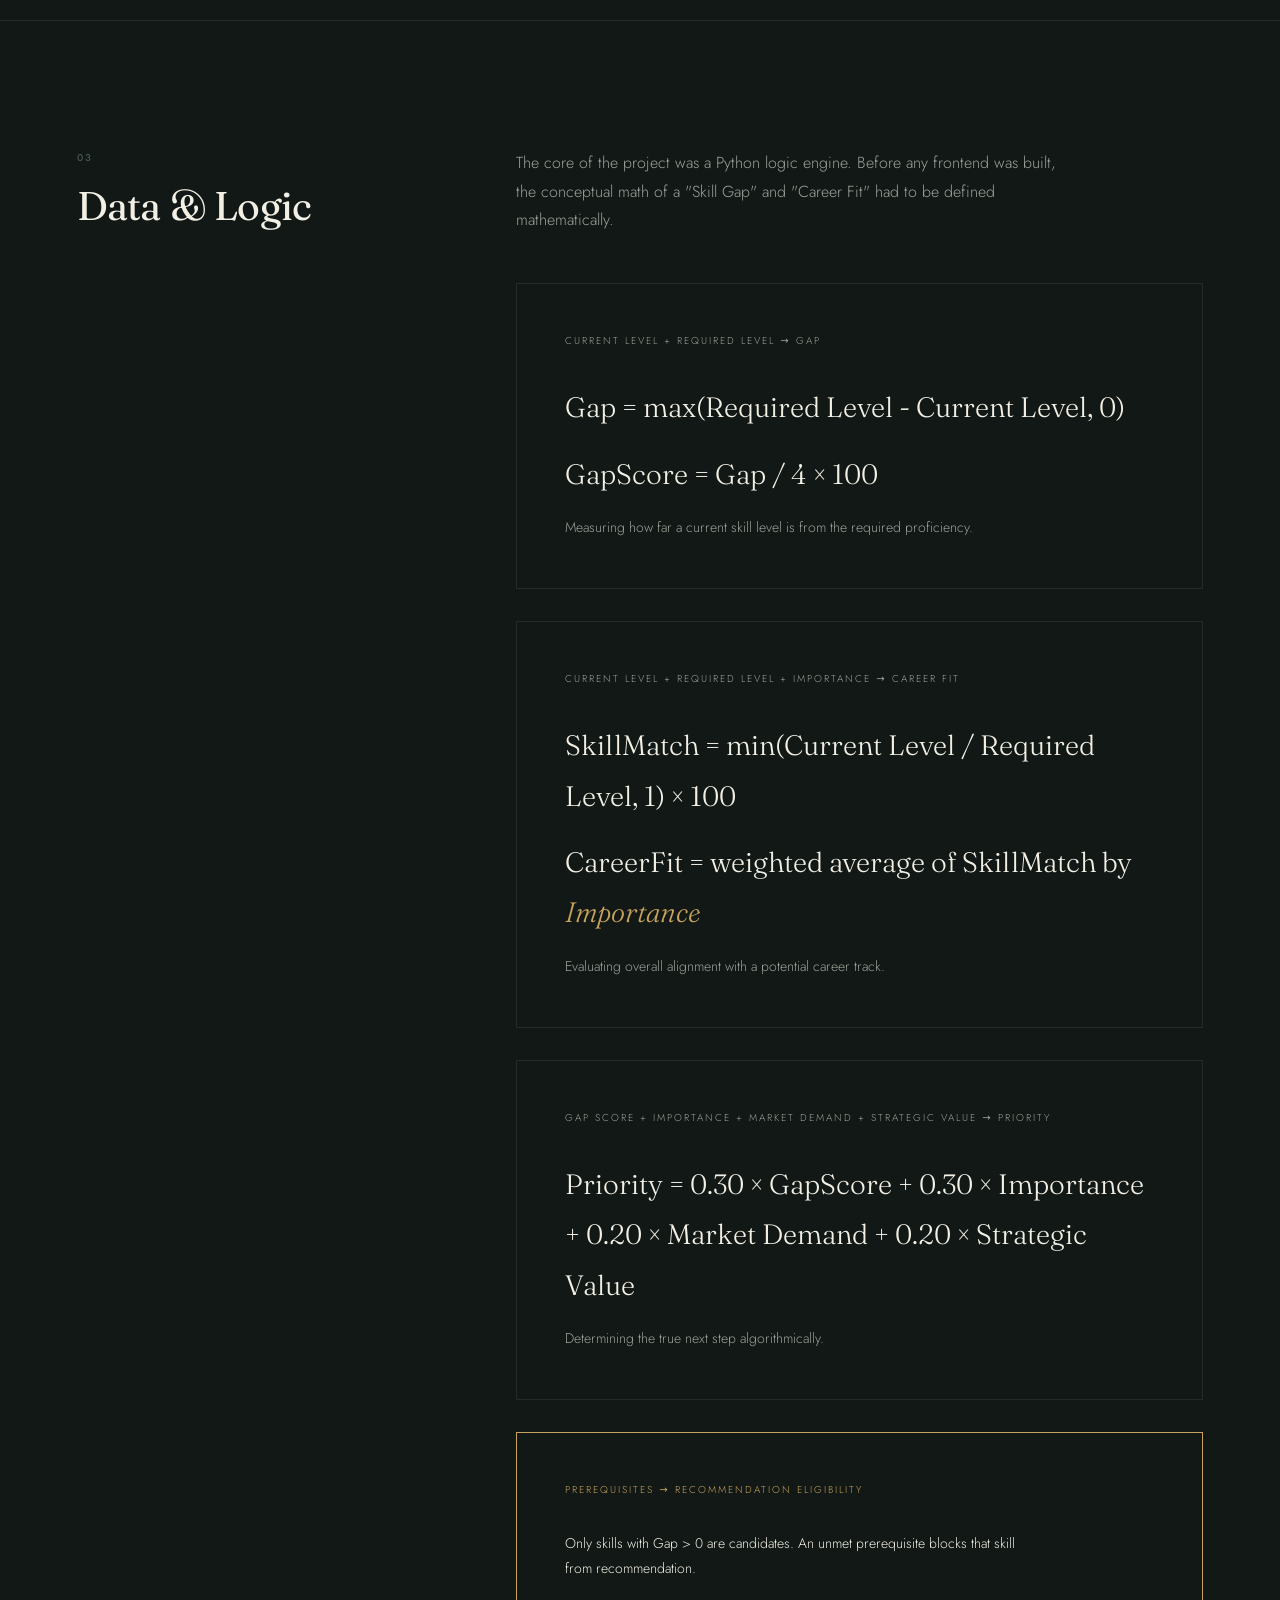
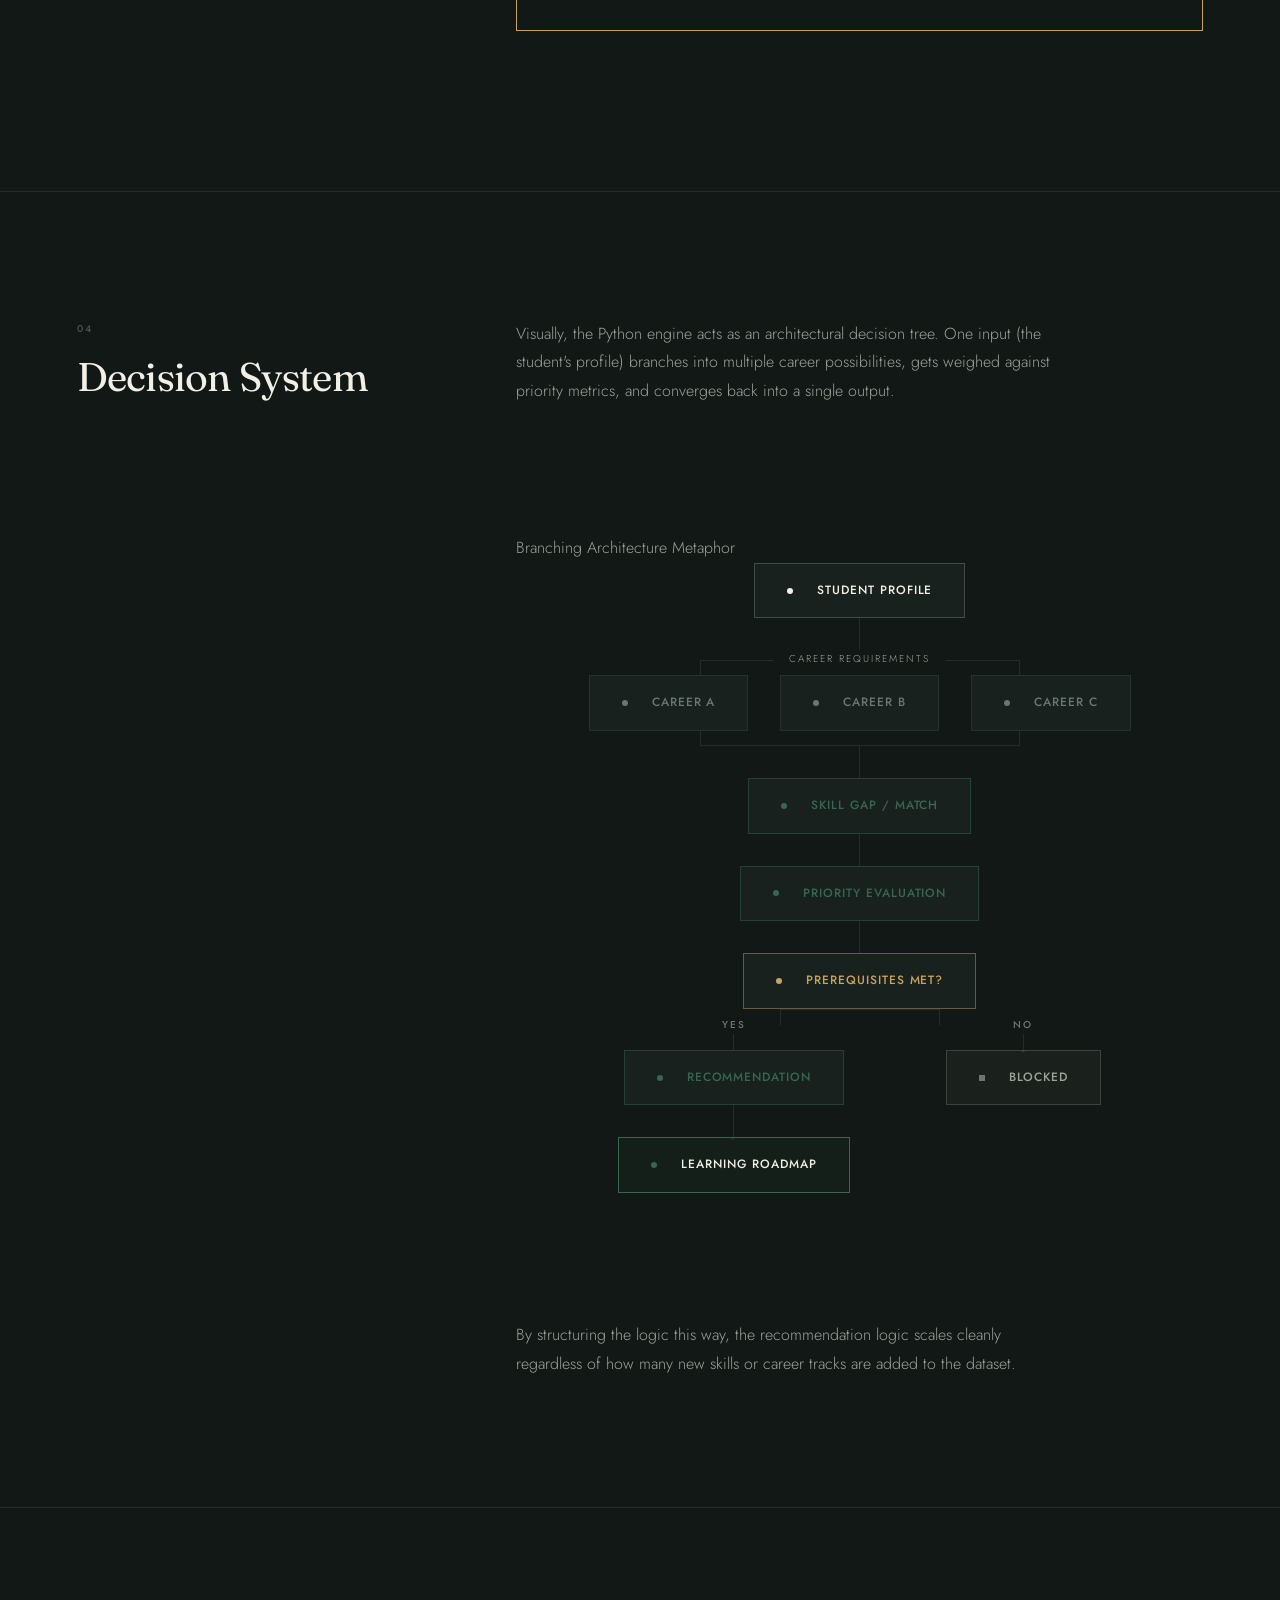
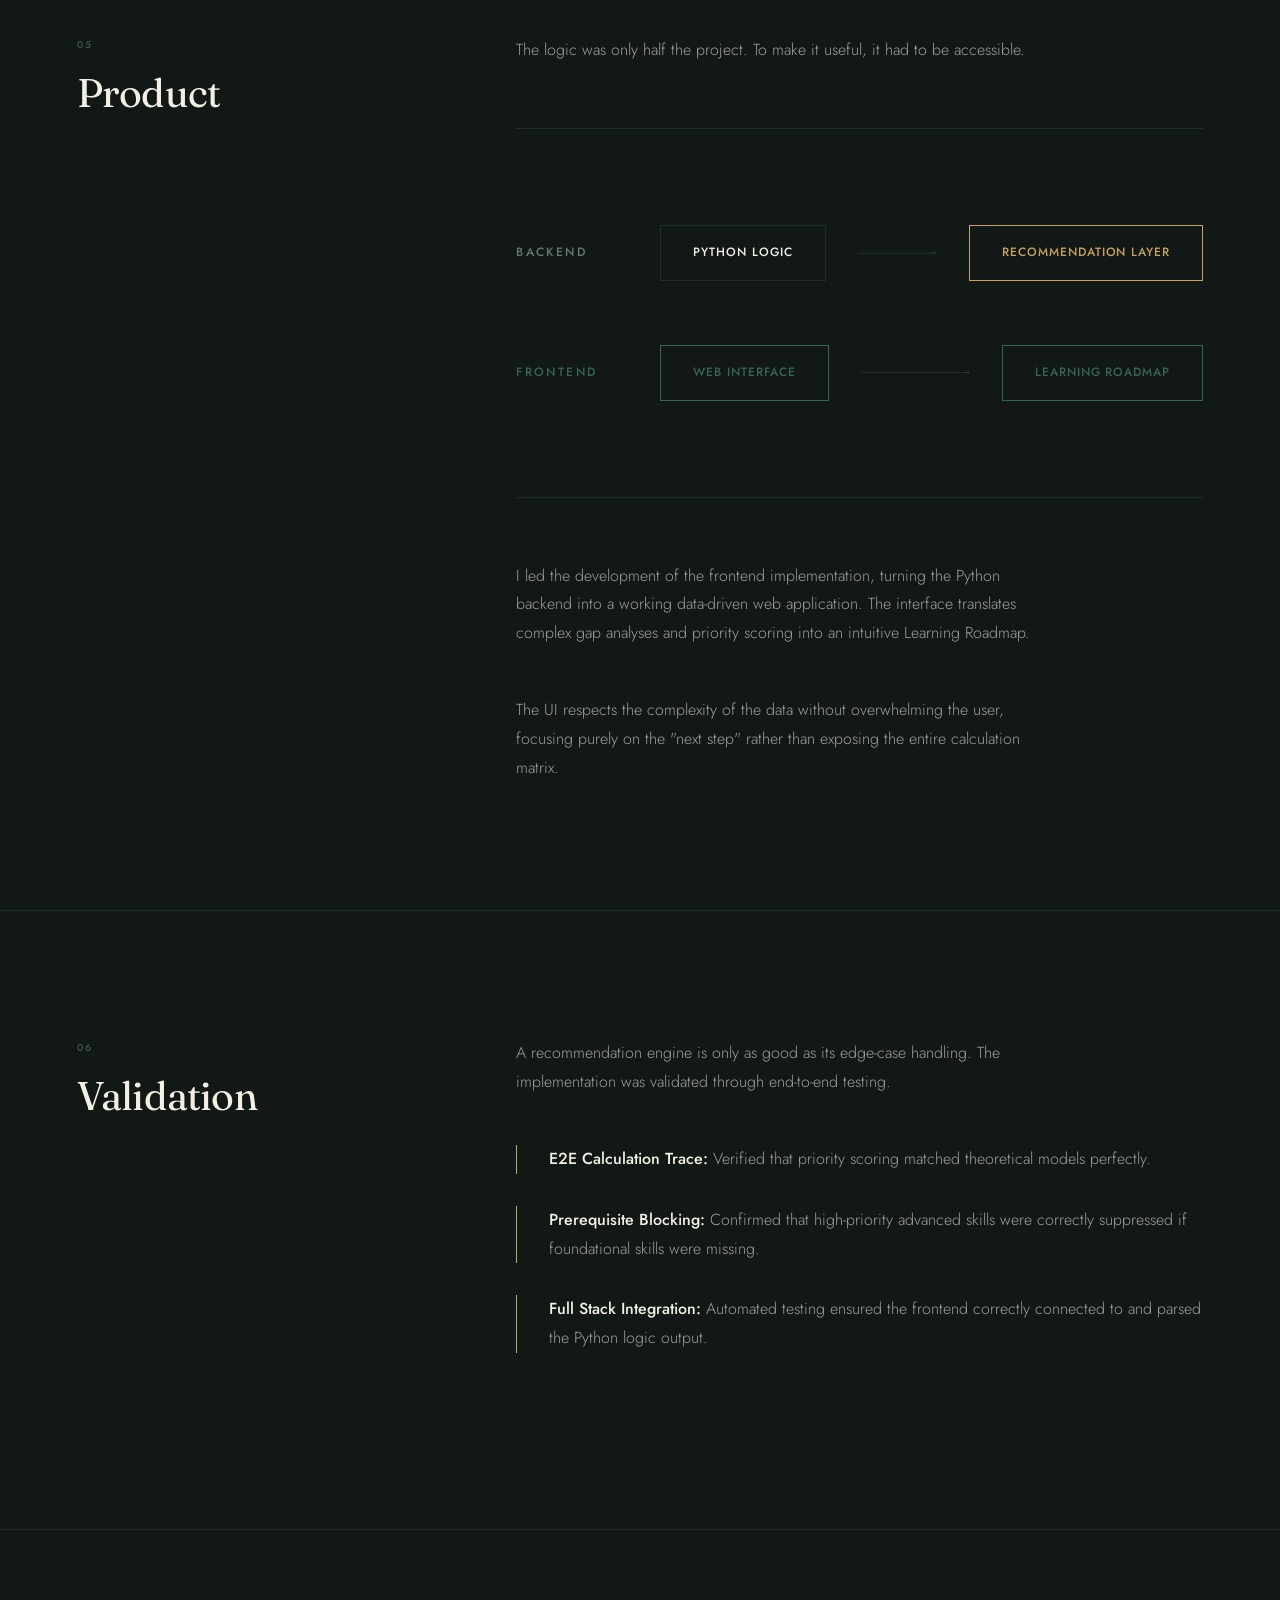
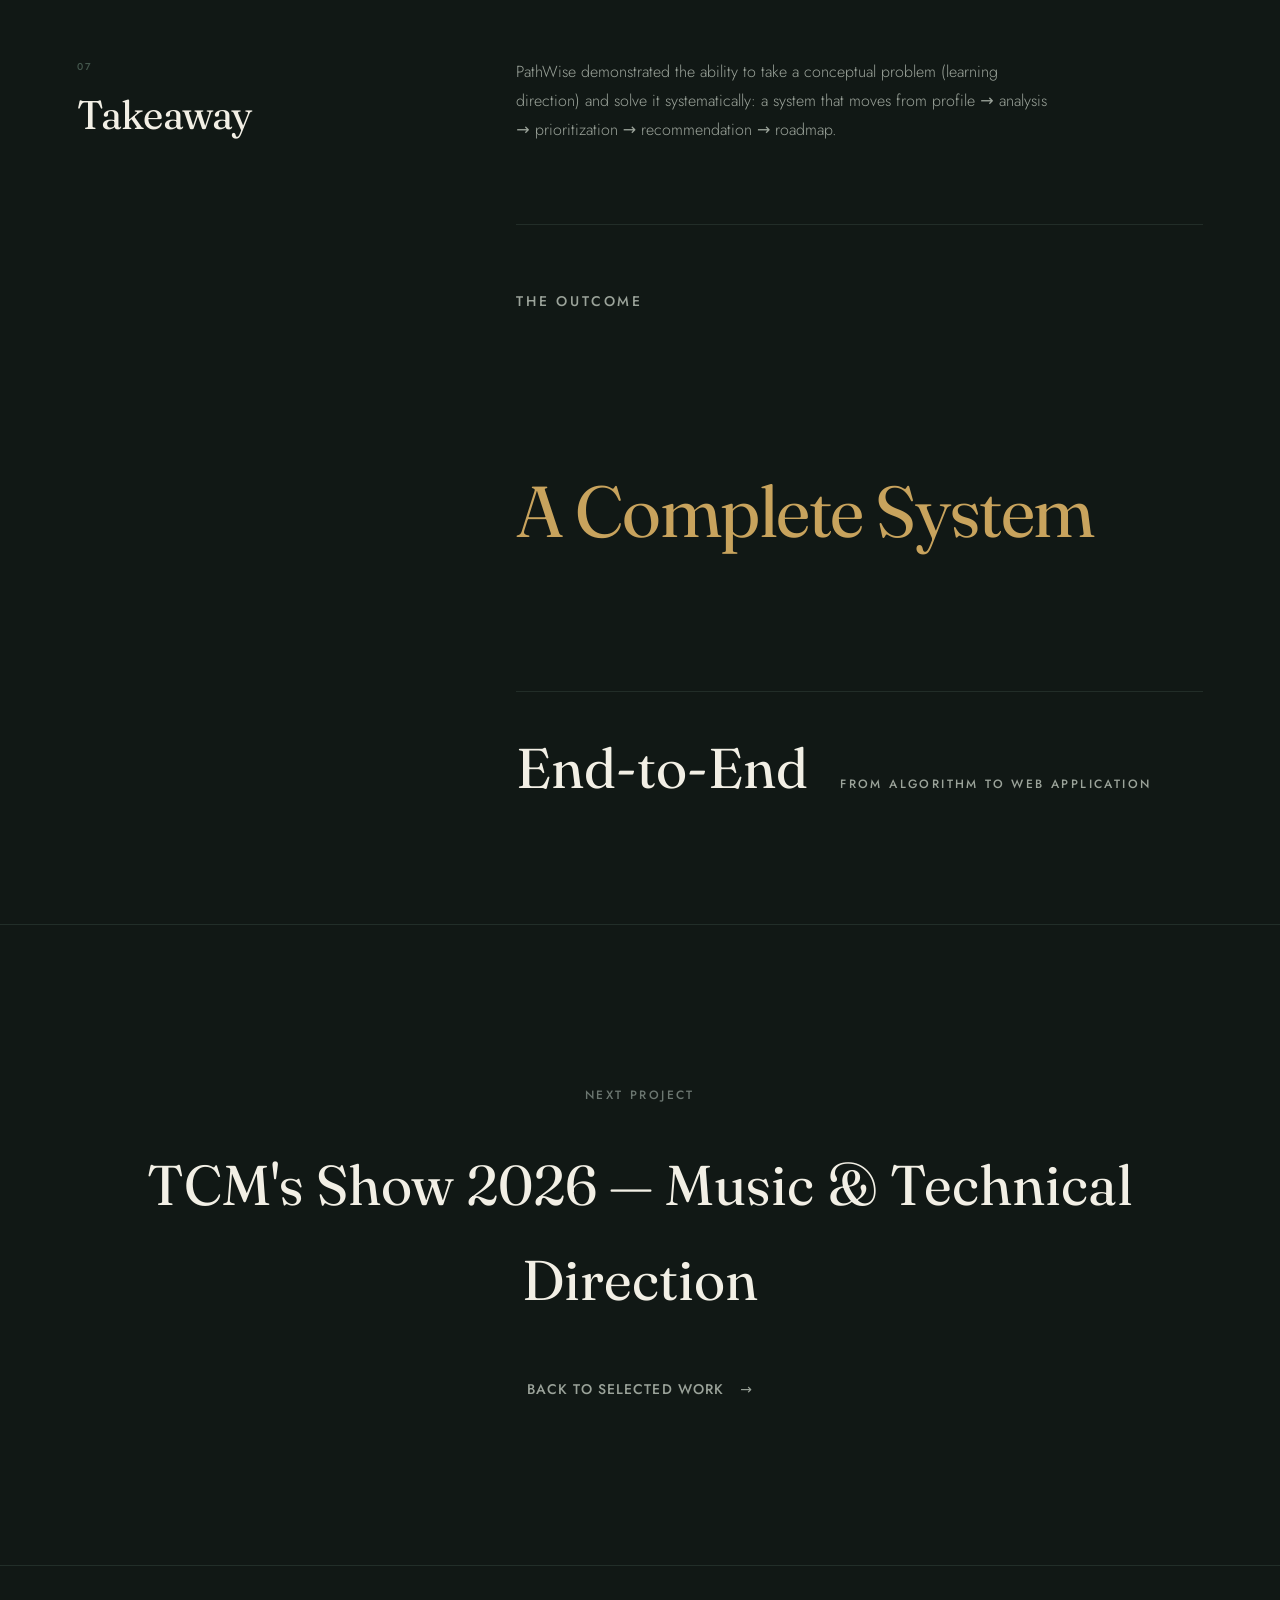
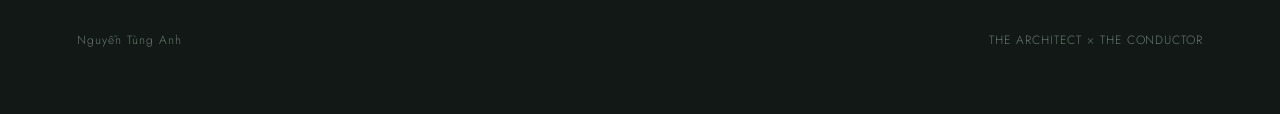
<file: pathwise.html>
<!DOCTYPE html>
<html lang="en">
<head>
  <meta charset="UTF-8" />
  <meta name="viewport" content="width=device-width, initial-scale=1.0" />

  <!-- SEO -->
  <title>PathWise — Tùng Anh Portfolio</title>
  <meta name="description"
    content="What Should I Learn Next? A data-driven decision system built by Nguyễn Tùng Anh connecting skill profiles to learning roadmaps." />

  <!-- Preconnect -->
  <link rel="preconnect" href="https://fonts.googleapis.com" />
  <link rel="preconnect" href="https://fonts.gstatic.com" crossorigin />

  <!-- CSS -->
  <link rel="stylesheet" href="css/tokens.css" />
  <link rel="stylesheet" href="css/base.css" />
  <link rel="stylesheet" href="css/layout.css" />
  <link rel="stylesheet" href="css/components.css" />
  <link rel="stylesheet" href="css/animations.css" />
  <link rel="stylesheet" href="css/case-study.css" />
  
  <style>
    /* PathWise specific overrides to feel different from Viettel */
    .cs-hero--pathwise .cs-hero__pipeline-accent {
      background: var(--color-brass);
    }
    
    .cs-logic-block {
      border: 1px solid var(--color-line-dim);
      padding: var(--space-6);
      margin-bottom: var(--space-4);
      font-family: var(--font-body);
      font-size: var(--text-sm);
      color: var(--color-muted);
    }
    
    .cs-logic-formula {
      font-family: var(--font-display);
      font-size: var(--text-xl);
      color: var(--color-text);
      margin-bottom: var(--space-2);
    }
    
    .cs-logic-term {
      color: var(--color-brass);
      font-style: italic;
    }
  </style>
</head>

<body>

  <div id="scroll-progress" aria-hidden="true"></div>

  <!-- NAVIGATION -->
  <header>
    <nav id="site-nav" class="nav" aria-label="Primary navigation">
      <div class="nav__inner">
        <a href="index.html" class="nav__wordmark" aria-label="Tùng Anh — home">Tùng Anh</a>
        <ul class="nav__links" role="list">
          <li><a href="index.html#work"      class="nav__link">Work</a></li>
          <li><a href="index.html#thinking"  class="nav__link">Thinking</a></li>
          <li><a href="index.html#about"     class="nav__link">About</a></li>
          <li><a href="index.html#contact"   class="nav__link">Contact</a></li>
        </ul>
        <button
          id="nav-menu-trigger"
          class="nav__menu-trigger"
          aria-label="Open navigation menu"
          aria-expanded="false"
          aria-controls="nav-overlay"
        >Menu</button>
      </div>
    </nav>
  </header>

  <!-- MOBILE NAVIGATION OVERLAY -->
  <div
    id="nav-overlay"
    class="nav-overlay"
    role="dialog"
    aria-modal="true"
    aria-label="Navigation menu"
    aria-hidden="true"
    data-open="false"
  >
    <div id="nav-overlay-svg" class="nav-overlay__graphic" aria-hidden="true"></div>
    <div class="nav-overlay__header">
      <span class="nav-overlay__wordmark">Tùng Anh</span>
      <button id="nav-overlay-close" class="nav-overlay__close" aria-label="Close navigation menu">Close</button>
    </div>
    <nav class="nav-overlay__body" aria-label="Mobile navigation">
      <ul class="nav-overlay__links" role="list">
        <li><a href="index.html#work"     class="nav-overlay__link">Work</a></li>
        <li><a href="index.html#thinking" class="nav-overlay__link">Thinking</a></li>
        <li><a href="index.html#about"    class="nav-overlay__link">About</a></li>
        <li><a href="index.html#contact"  class="nav-overlay__link">Contact</a></li>
      </ul>
    </nav>
    <div class="nav-overlay__footer">
      <span class="nav-overlay__footer-label">Business &nbsp;·&nbsp; Technology &nbsp;·&nbsp; Performance</span>
    </div>
  </div>

  <main id="main-content">

    <!-- 01 PROJECT INTRODUCTION -->
    <section class="cs-hero cs-hero--pathwise" aria-labelledby="cs-title">
      <div class="cs-hero__pipeline-accent" aria-hidden="true"></div>
      <div class="container">
        <div class="cs-hero__meta reveal">
          <span class="cs-hero__tag" style="color: var(--color-emerald);">PathWise</span>
          <span class="cs-hero__sep" aria-hidden="true"></span>
          <span class="cs-hero__role">Project Lead / Product &amp; Website Development</span>
        </div>
        
        <h1 id="cs-title" class="cs-hero__title reveal reveal--delay-1">
          What Should<br />
          I Learn<br />
          Next?
        </h1>

        <p class="cs-hero__descriptor reveal reveal--delay-2">
          A data-driven decision system connecting skill profiles, career requirements, and priority scoring into an actionable learning roadmap.
        </p>
      </div>
    </section>

    <!-- 02 THE QUESTION / PROBLEM -->
    <section class="cs-section" aria-labelledby="sec-problem">
      <div class="container cs-grid">
        <header class="cs-section__header reveal">
          <span class="cs-section__num">02</span>
          <h2 id="sec-problem" class="cs-section__title">The Question</h2>
        </header>
        <div class="cs-section__body reveal reveal--delay-1">
          <p class="cs-statement">
            The premise for PathWise emerged from a specific, recurring obstacle in student development.
          </p>
          <div class="cs-pull-quote reveal reveal--delay-2" style="border-color: var(--color-brass);">
            Students often know where they want to go without knowing which skill should come next.
          </div>
          <p>
            The gap between a current profile and a career target isn't a single missing piece; it's a web of prerequisites, varying skill weights, and prioritization choices. I wanted to build a system that calculated that path instead of guessing it.
          </p>
        </div>
      </div>
    </section>

    <!-- 03 DATA & LOGIC -->
    <section class="cs-section" aria-labelledby="sec-logic">
      <div class="container cs-grid">
        <header class="cs-section__header reveal">
          <span class="cs-section__num">03</span>
          <h2 id="sec-logic" class="cs-section__title">Data &amp; Logic</h2>
        </header>
        <div class="cs-section__body reveal reveal--delay-1">
          <p>
            The core of the project was a Python logic engine. Before any frontend was built, the conceptual math of a "Skill Gap" and "Career Fit" had to be defined mathematically.
          </p>
          
          <div class="cs-logic-block reveal reveal--delay-2">
            <div style="font-size: var(--text-2xs); color: var(--color-muted); text-transform: uppercase; letter-spacing: var(--tracking-widest); margin-bottom: var(--space-4);">Current Level + Required Level → Gap</div>
            <div class="cs-logic-formula">Gap = max(Required Level - Current Level, 0)</div>
            <div class="cs-logic-formula">GapScore = Gap / 4 × 100</div>
            Measuring how far a current skill level is from the required proficiency.
          </div>
          
          <div class="cs-logic-block reveal reveal--delay-3">
            <div style="font-size: var(--text-2xs); color: var(--color-muted); text-transform: uppercase; letter-spacing: var(--tracking-widest); margin-bottom: var(--space-4);">Current Level + Required Level + Importance → Career Fit</div>
            <div class="cs-logic-formula">SkillMatch = min(Current Level / Required Level, 1) × 100</div>
            <div class="cs-logic-formula">CareerFit = weighted average of SkillMatch by <span class="cs-logic-term">Importance</span></div>
            Evaluating overall alignment with a potential career track.
          </div>

          <div class="cs-logic-block reveal reveal--delay-4">
            <div style="font-size: var(--text-2xs); color: var(--color-muted); text-transform: uppercase; letter-spacing: var(--tracking-widest); margin-bottom: var(--space-4);">Gap Score + Importance + Market Demand + Strategic Value → Priority</div>
            <div class="cs-logic-formula">
              Priority = 0.30 × GapScore + 0.30 × Importance + 0.20 × Market Demand + 0.20 × Strategic Value
            </div>
            Determining the true next step algorithmically.
          </div>

          <div class="cs-logic-block reveal reveal--delay-5" style="border-color: var(--color-brass);">
            <div style="font-size: var(--text-2xs); color: var(--color-brass); text-transform: uppercase; letter-spacing: var(--tracking-widest); margin-bottom: var(--space-4);">Prerequisites → Recommendation Eligibility</div>
            <p style="margin-bottom: 0; color: var(--color-text);">Only skills with Gap > 0 are candidates. An unmet prerequisite blocks that skill from recommendation.</p>
          </div>
          
        </div>
      </div>
    </section>

    <!-- 04 DECISION SYSTEM -->
    <section class="cs-section" aria-labelledby="sec-system">
      <div class="container cs-grid">
        <header class="cs-section__header reveal">
          <span class="cs-section__num">04</span>
          <h2 id="sec-system" class="cs-section__title">Decision System</h2>
        </header>
        <div class="cs-section__body reveal reveal--delay-1">
          <p>
            Visually, the Python engine acts as an architectural decision tree. One input (the student's profile) branches into multiple career possibilities, gets weighed against priority metrics, and converges back into a single output.
          </p>
          
          <div class="cs-diagram-container dp-diagram" aria-label="Branching Architecture Metaphor">
            <span class="cs-diagram-label">Branching Architecture Metaphor</span>

            <div class="dp-tree">
              <!-- ROOT -->
              <div class="dp-node dp-node--primary">
                <span class="dp-dot" aria-hidden="true"></span>
                <span class="dp-label">Student Profile</span>
              </div>
              
              <div class="dp-v-line" aria-hidden="true"></div>

              <!-- CAREERS -->
              <div class="dp-zone">
                <span class="dp-zone-title">Career Requirements</span>
                <div class="dp-branch-top" aria-hidden="true"></div>
                <div class="dp-row">
                  <div class="dp-node dp-node--dim">
                    <span class="dp-dot" aria-hidden="true"></span>
                    <span class="dp-label">Career A</span>
                  </div>
                  <div class="dp-node dp-node--dim">
                    <span class="dp-dot" aria-hidden="true"></span>
                    <span class="dp-label">Career B</span>
                  </div>
                  <div class="dp-node dp-node--dim">
                    <span class="dp-dot" aria-hidden="true"></span>
                    <span class="dp-label">Career C</span>
                  </div>
                </div>
                <div class="dp-branch-bottom" aria-hidden="true"></div>
              </div>

              <div class="dp-v-line" aria-hidden="true"></div>

              <!-- ANALYSIS -->
              <div class="dp-node dp-node--emerald">
                <span class="dp-dot" aria-hidden="true"></span>
                <span class="dp-label">Skill Gap / Match</span>
              </div>
              
              <div class="dp-v-line" aria-hidden="true"></div>

              <div class="dp-node dp-node--emerald">
                <span class="dp-dot" aria-hidden="true"></span>
                <span class="dp-label">Priority Evaluation</span>
              </div>

              <div class="dp-v-line" aria-hidden="true"></div>

              <!-- DECISION -->
              <div class="dp-node dp-node--brass">
                <span class="dp-dot" aria-hidden="true"></span>
                <span class="dp-label">Prerequisites Met?</span>
              </div>

              <div class="dp-decision-split" aria-hidden="true"></div>

              <div class="dp-row dp-row--wide">
                <div class="dp-col">
                  <span class="dp-decision-label">YES</span>
                  <div class="dp-v-line dp-v-line--short" aria-hidden="true"></div>
                  <div class="dp-node dp-node--emerald">
                    <span class="dp-dot" aria-hidden="true"></span>
                    <span class="dp-label">Recommendation</span>
                  </div>
                  <div class="dp-v-line" aria-hidden="true"></div>
                  <div class="dp-node dp-node--output">
                    <span class="dp-dot" aria-hidden="true"></span>
                    <span class="dp-label">Learning Roadmap</span>
                  </div>
                </div>
                <div class="dp-col">
                  <span class="dp-decision-label">NO</span>
                  <div class="dp-v-line dp-v-line--short" aria-hidden="true"></div>
                  <div class="dp-node dp-node--blocked">
                    <span class="dp-dot" aria-hidden="true"></span>
                    <span class="dp-label">Blocked</span>
                  </div>
                </div>
              </div>

            </div>
          </div>
          
          <p>
            By structuring the logic this way, the recommendation logic scales cleanly regardless of how many new skills or career tracks are added to the dataset.
          </p>
        </div>
      </div>
    </section>

    <!-- 05 PRODUCT -->
    <section class="cs-section" aria-labelledby="sec-product">
      <div class="container cs-grid">
        <header class="cs-section__header reveal">
          <span class="cs-section__num">05</span>
          <h2 id="sec-product" class="cs-section__title">Product</h2>
        </header>
        <div class="cs-section__body reveal reveal--delay-1">
          <p>
            The logic was only half the project. To make it useful, it had to be accessible. 
          </p>

          <div class="cs-visual-panel reveal reveal--delay-2" style="margin-block: var(--space-8);">
            
            <div class="cs-flow-row" style="grid-template-columns: 80px 1fr;">
              <span class="cs-flow-label">Backend</span>
              <div class="cs-flow-track">
                <span class="cs-flow-node">Python Logic</span>
                <div class="cs-flow-line" aria-hidden="true"></div>
                <span class="cs-flow-node" style="color: var(--color-brass); border-color: var(--color-brass);">Recommendation Layer</span>
              </div>
            </div>

            <div class="cs-flow-row" style="grid-template-columns: 80px 1fr;">
              <span class="cs-flow-label" style="color: var(--color-emerald);">Frontend</span>
              <div class="cs-flow-track">
                <span class="cs-flow-node cs-flow-node--accent">Web Interface</span>
                <div class="cs-flow-line" aria-hidden="true"></div>
                <span class="cs-flow-node cs-flow-node--accent">Learning Roadmap</span>
              </div>
            </div>

          </div>

          <p class="reveal reveal--delay-3">
            I led the development of the frontend implementation, turning the Python backend into a working data-driven web application. The interface translates complex gap analyses and priority scoring into an intuitive Learning Roadmap. 
          </p>
          <p class="reveal reveal--delay-4">
            The UI respects the complexity of the data without overwhelming the user, focusing purely on the "next step" rather than exposing the entire calculation matrix.
          </p>
        </div>
      </div>
    </section>

    <!-- 06 VALIDATION -->
    <section class="cs-section" aria-labelledby="sec-validation">
      <div class="container cs-grid">
        <header class="cs-section__header reveal">
          <span class="cs-section__num">06</span>
          <h2 id="sec-validation" class="cs-section__title">Validation</h2>
        </header>
        <div class="cs-section__body reveal reveal--delay-1">
          <p>
            A recommendation engine is only as good as its edge-case handling. The implementation was validated through end-to-end testing.
          </p>
          <ul style="list-style: none; padding: 0; margin-block: var(--space-6);">
            <li style="margin-bottom: var(--space-4); padding-left: var(--space-4); border-left: 1px solid var(--color-brass);">
              <strong style="color: var(--color-text);">E2E Calculation Trace:</strong> Verified that priority scoring matched theoretical models perfectly.
            </li>
            <li style="margin-bottom: var(--space-4); padding-left: var(--space-4); border-left: 1px solid var(--color-brass);">
              <strong style="color: var(--color-text);">Prerequisite Blocking:</strong> Confirmed that high-priority advanced skills were correctly suppressed if foundational skills were missing.
            </li>
            <li style="margin-bottom: var(--space-4); padding-left: var(--space-4); border-left: 1px solid var(--color-brass);">
              <strong style="color: var(--color-text);">Full Stack Integration:</strong> Automated testing ensured the frontend correctly connected to and parsed the Python logic output.
            </li>
          </ul>
        </div>
      </div>
    </section>

    <!-- 07 IMPACT -->
    <section class="cs-section" aria-labelledby="sec-impact">
      <div class="container cs-grid">
        <header class="cs-section__header reveal">
          <span class="cs-section__num">07</span>
          <h2 id="sec-impact" class="cs-section__title">Takeaway</h2>
        </header>
        <div class="cs-section__body reveal reveal--delay-1">
          <p>
            PathWise demonstrated the ability to take a conceptual problem (learning direction) and solve it systematically: a system that moves from profile → analysis → prioritization → recommendation → roadmap.
          </p>

          <div class="cs-impact-grid">
            <div class="cs-impact-meta">The Outcome</div>
            
            <div class="cs-impact-statement cs-impact-statement--brass" style="font-size: clamp(2.5rem, 6vw, 4.5rem);">
              A Complete System
            </div>
            
            <div style="margin-top: var(--space-8); border-top: 1px solid var(--color-line-dim); padding-top: var(--space-6);">
              <div class="cs-stat">
                <span class="cs-stat__value">End-to-End</span>
                <span class="cs-stat__label">From algorithm to web application</span>
              </div>
            </div>
          </div>
        </div>
      </div>
    </section>

    <!-- 08 CLOSING -->
    <section class="cs-next reveal">
      <div class="container">
        <span class="cs-next__label">Next Project</span>
        <a href="tcm-show.html" class="cs-next__title">
          TCM's Show 2026 — Music &amp; Technical Direction
        </a>
        <br />
        <a href="index.html#work" class="cta cta--secondary">
          Back to Selected Work
          <span class="cta__arrow" aria-hidden="true">→</span>
        </a>
      </div>
    </section>

  </main>

  <footer style="border-top: 1px solid var(--color-line-dim); padding-block: var(--space-8);">
    <div class="container" style="display: flex; justify-content: space-between; align-items: center; flex-wrap: wrap; gap: var(--space-4);">
      <span style="font-family: var(--font-body); font-weight: var(--weight-light); font-size: var(--text-xs); letter-spacing: var(--tracking-wide); color: var(--color-dim);">Nguyễn Tùng Anh</span>
      <span style="font-family: var(--font-body); font-weight: var(--weight-light); font-size: var(--text-xs); letter-spacing: var(--tracking-wide); color: var(--color-dim);">THE ARCHITECT × THE CONDUCTOR</span>
    </div>
  </footer>

  <!-- SCRIPTS -->
  <script type="module" src="js/main.js"></script>
</body>
</html>
</file>
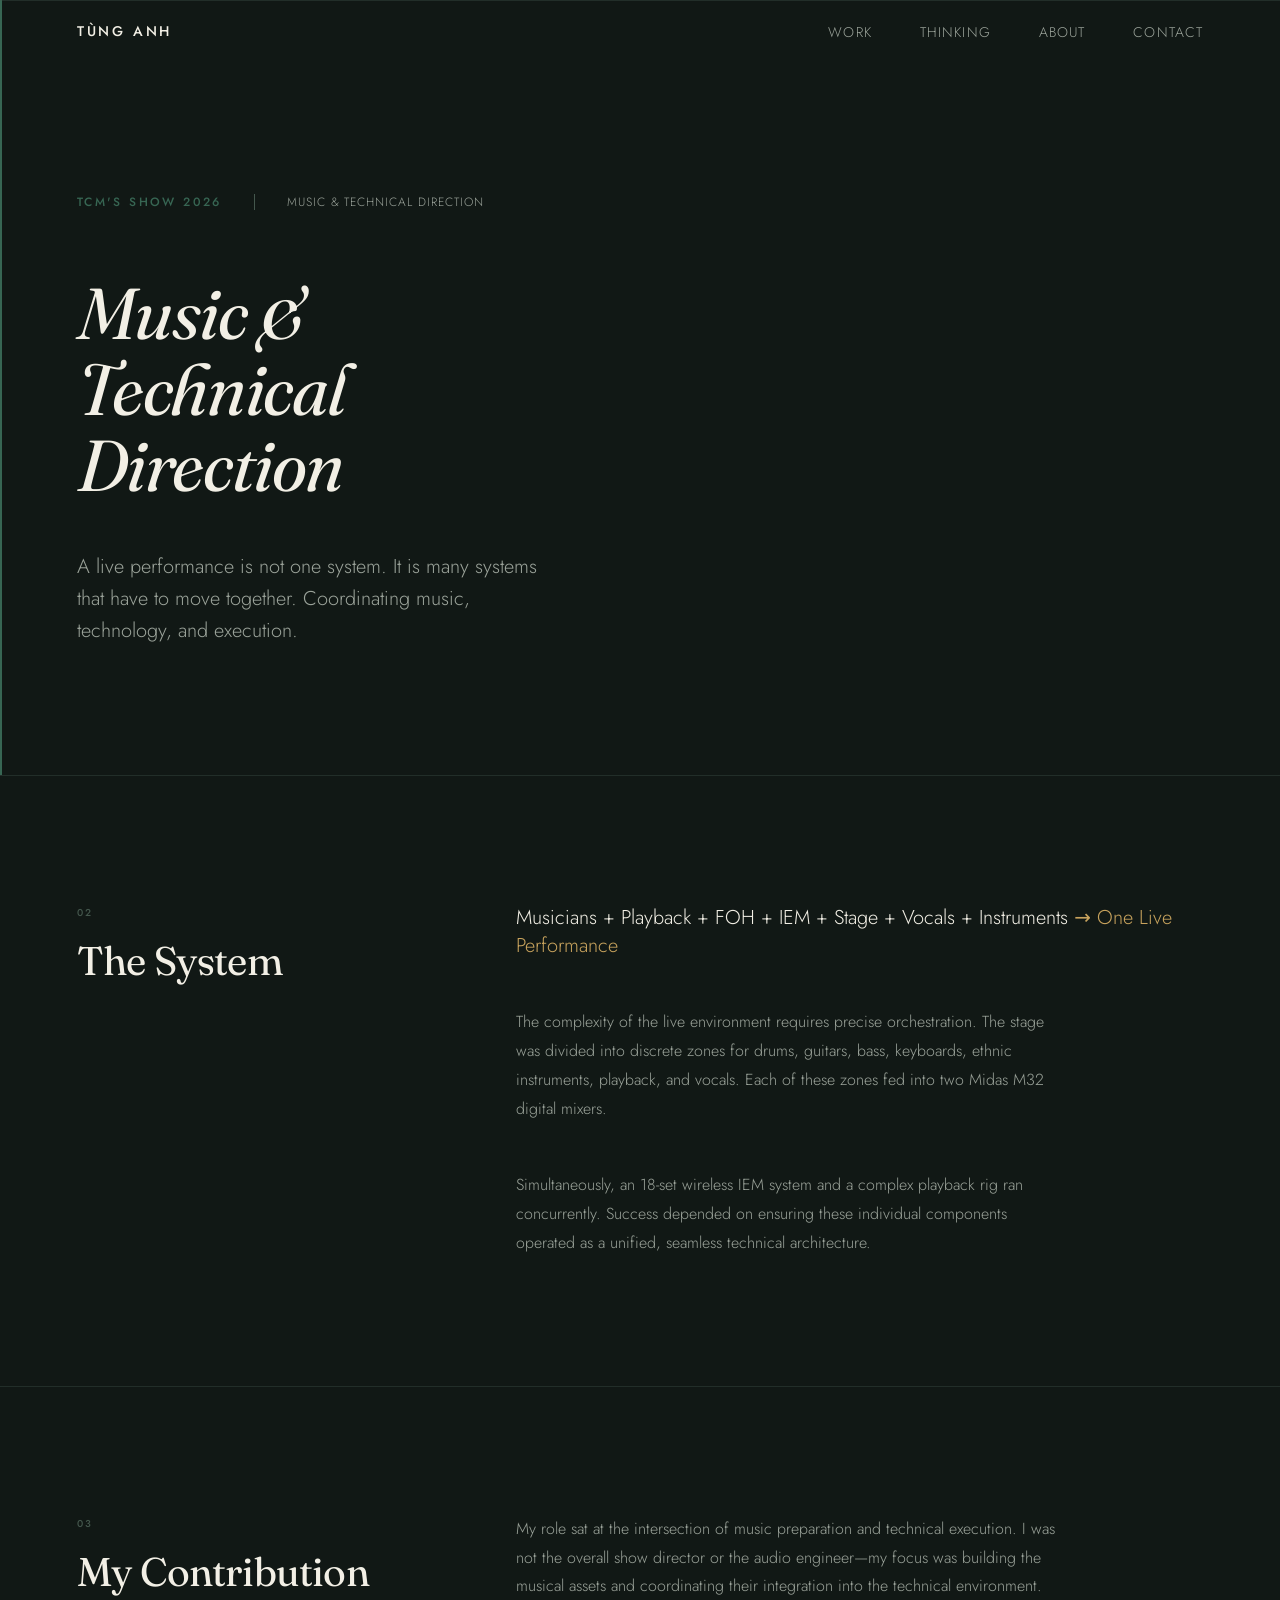
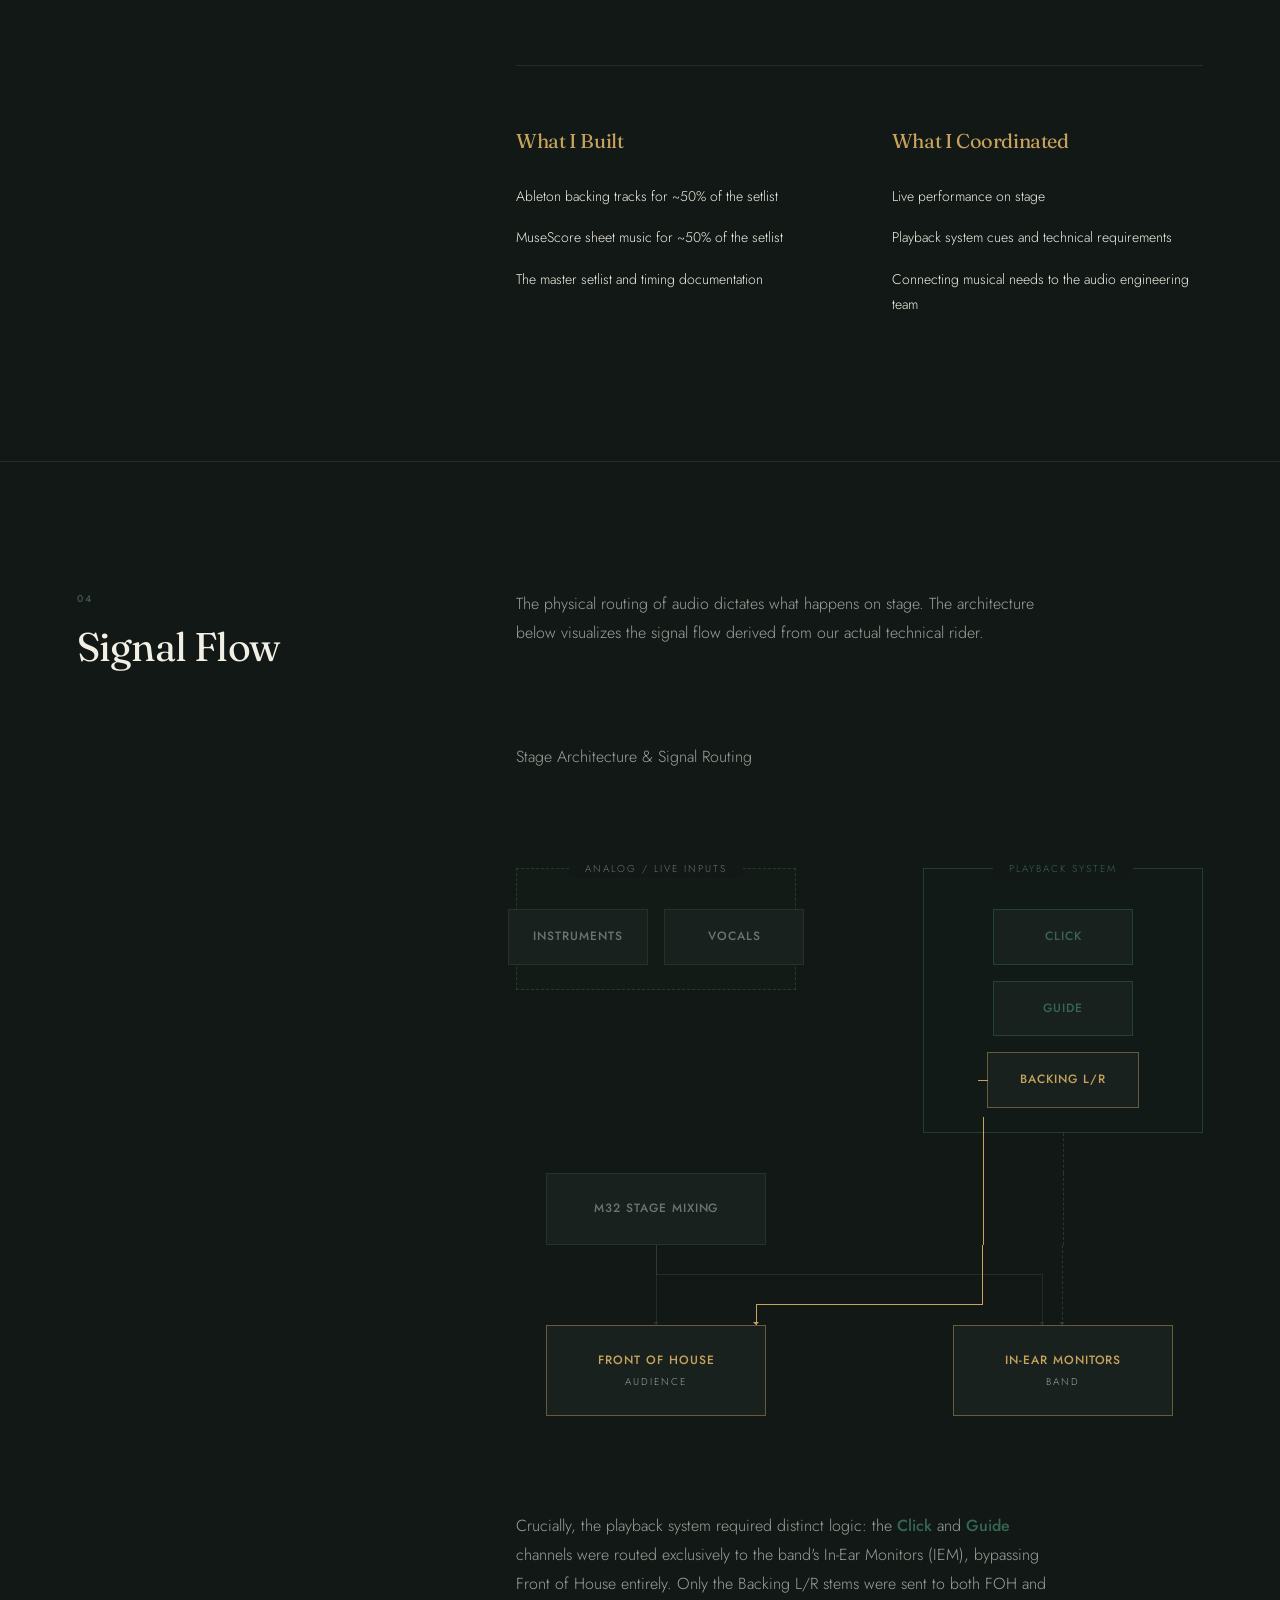
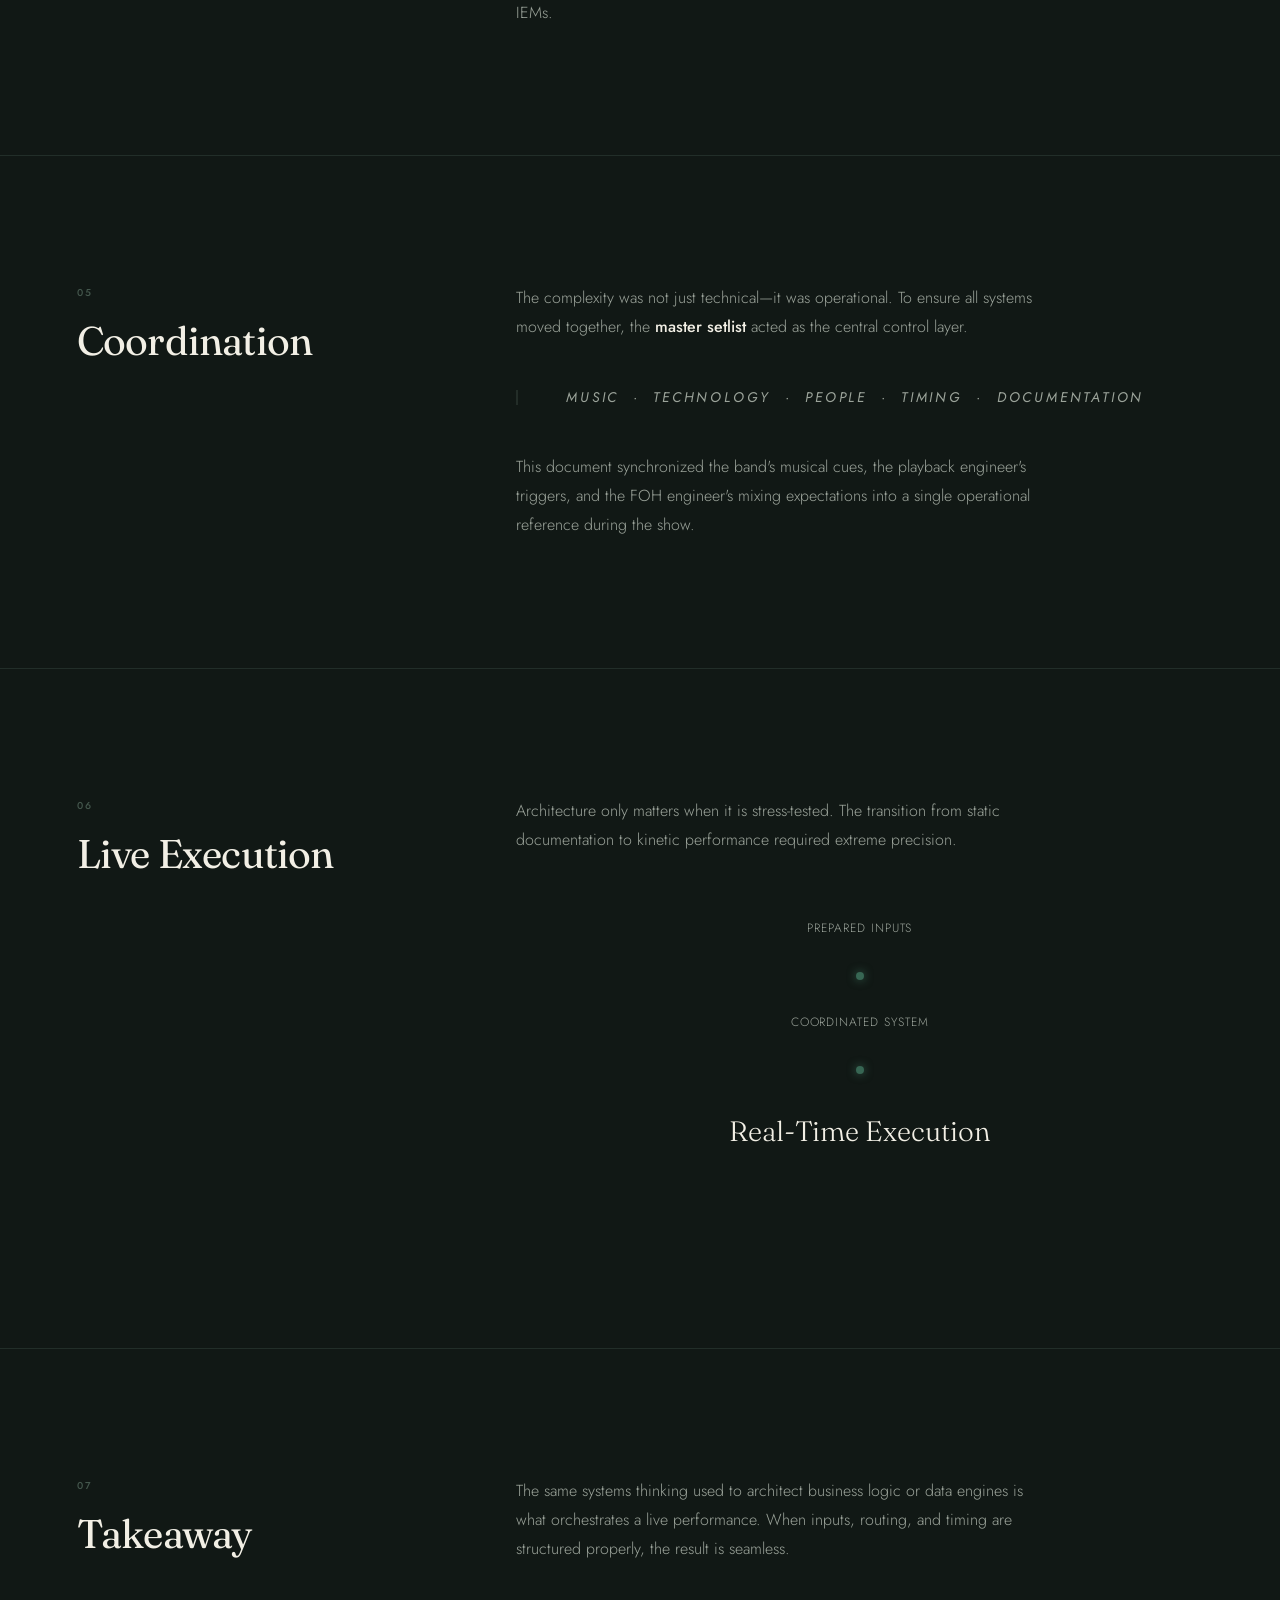
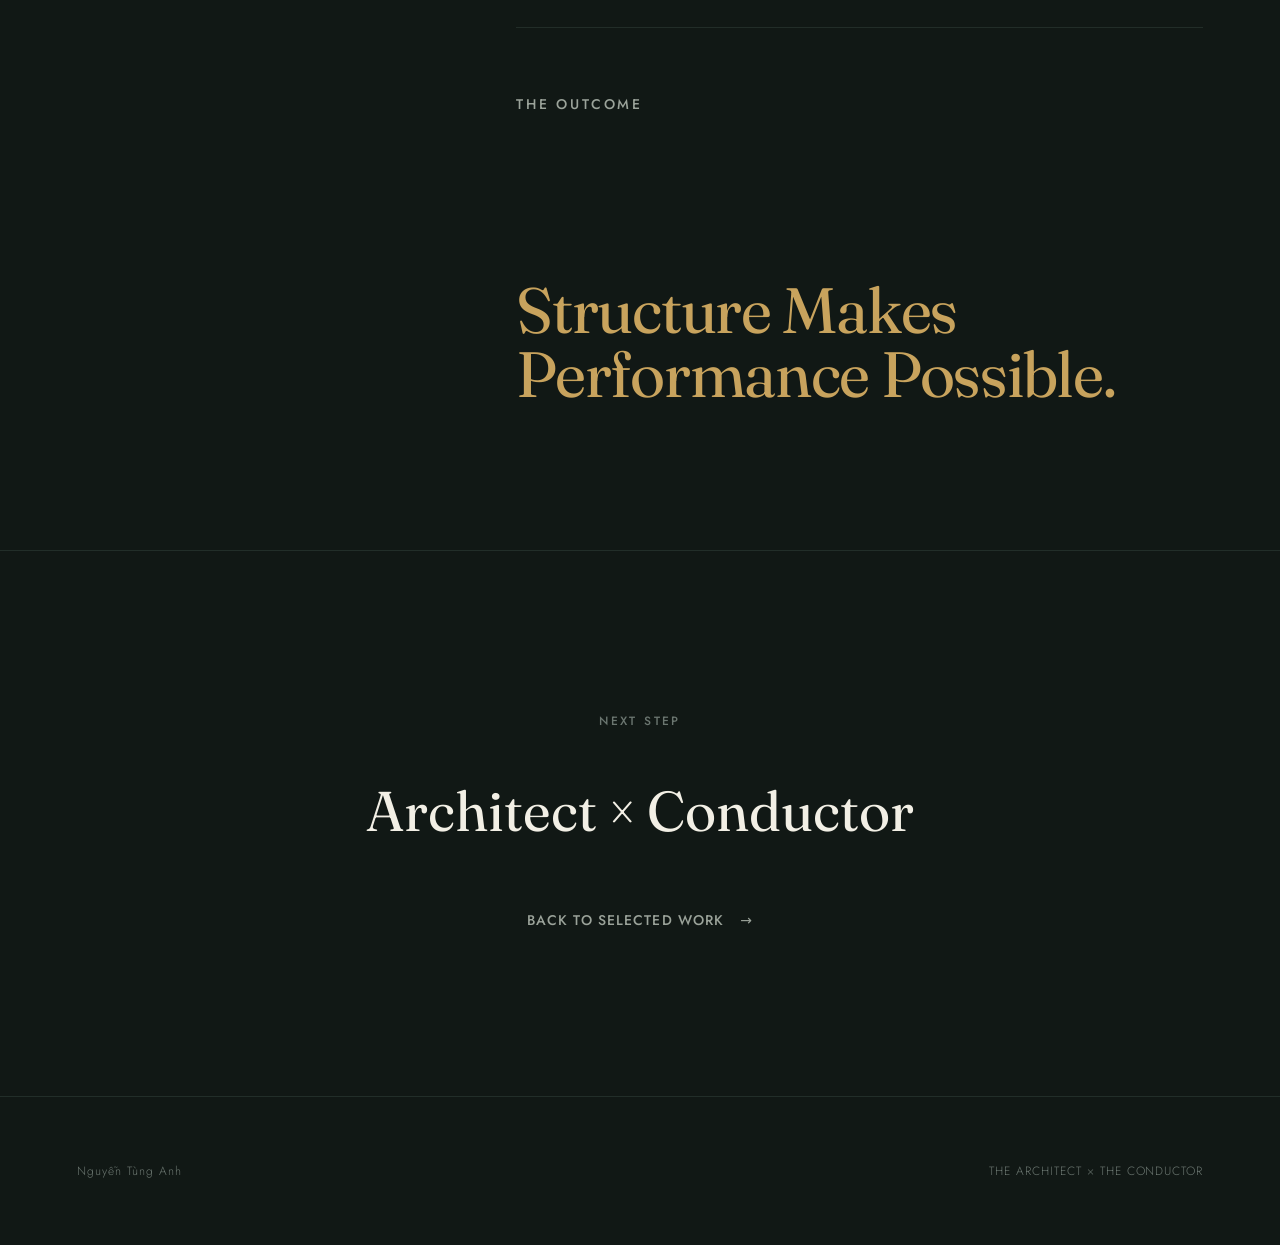
<file: tcm-show.html>
<!DOCTYPE html>
<html lang="en">
<head>
  <meta charset="UTF-8" />
  <meta name="viewport" content="width=device-width, initial-scale=1.0" />

  <!-- SEO -->
  <title>TCM's Show 2026 — Tùng Anh Portfolio</title>
  <meta name="description"
    content="Music & Technical Direction for TCM's Show 2026. A case study in coordinating music, technology, routing, and live execution." />

  <!-- Preconnect -->
  <link rel="preconnect" href="https://fonts.googleapis.com" />
  <link rel="preconnect" href="https://fonts.gstatic.com" crossorigin />

  <!-- CSS -->
  <link rel="stylesheet" href="css/tokens.css" />
  <link rel="stylesheet" href="css/base.css" />
  <link rel="stylesheet" href="css/layout.css" />
  <link rel="stylesheet" href="css/components.css" />
  <link rel="stylesheet" href="css/animations.css" />
  <link rel="stylesheet" href="css/case-study.css" />
  
  <style>
    /* TCM specific overrides */
    .cs-hero--tcm .cs-hero__pipeline-accent {
      background: var(--color-emerald);
    }
    
    .tcm-svg-desktop { display: block; width: 100%; max-width: 800px; margin: 0 auto; }
    .tcm-svg-mobile { display: none; width: 100%; max-width: 300px; margin: 0 auto; }
    
    @media (max-width: 768px) {
      .tcm-svg-desktop { display: none; }
      .tcm-svg-mobile { display: block; }
    }

    .tcm-contribution-grid {
      display: grid;
      grid-template-columns: 1fr 1fr;
      gap: var(--space-8);
      border-top: 1px solid var(--color-line-dim);
      padding-top: var(--space-8);
      margin-top: var(--space-8);
    }
    
    @media (max-width: 768px) {
      .tcm-contribution-grid {
        grid-template-columns: 1fr;
      }
    }

    .tcm-list-title {
      font-family: var(--font-display);
      font-size: var(--text-lg);
      color: var(--color-brass);
      margin-bottom: var(--space-4);
    }

    .tcm-list {
      list-style: none;
      padding: 0;
      margin: 0;
    }

    .tcm-list li {
      margin-bottom: var(--space-2);
      font-family: var(--font-body);
      color: var(--color-text);
      font-size: var(--text-sm);
    }

    .tcm-live-sequence {
      display: flex;
      flex-direction: column;
      align-items: center;
      gap: var(--space-4);
      margin-block: var(--space-8);
      text-align: center;
    }

    .tcm-pulse {
      display: inline-block;
      width: 8px;
      height: 8px;
      border-radius: 50%;
      background: var(--color-emerald);
      box-shadow: 0 0 10px var(--color-emerald);
      animation: tcmPulse 2s infinite alternate;
    }

    @keyframes tcmPulse {
      0% { opacity: 0.5; transform: scale(1); }
      100% { opacity: 1; transform: scale(1.5); }
    }
  </style>
</head>

<body>

  <div id="scroll-progress" aria-hidden="true"></div>

  <!-- NAVIGATION -->
  <header>
    <nav id="site-nav" class="nav" aria-label="Primary navigation">
      <div class="nav__inner">
        <a href="index.html" class="nav__wordmark" aria-label="Tùng Anh — home">Tùng Anh</a>
        <ul class="nav__links" role="list">
          <li><a href="index.html#work"      class="nav__link">Work</a></li>
          <li><a href="index.html#thinking"  class="nav__link">Thinking</a></li>
          <li><a href="index.html#about"     class="nav__link">About</a></li>
          <li><a href="index.html#contact"   class="nav__link">Contact</a></li>
        </ul>
        <button
          id="nav-menu-trigger"
          class="nav__menu-trigger"
          aria-label="Open navigation menu"
          aria-expanded="false"
          aria-controls="nav-overlay"
        >Menu</button>
      </div>
    </nav>
  </header>

  <!-- MOBILE NAVIGATION OVERLAY -->
  <div
    id="nav-overlay"
    class="nav-overlay"
    role="dialog"
    aria-modal="true"
    aria-label="Navigation menu"
    aria-hidden="true"
    data-open="false"
  >
    <div id="nav-overlay-svg" class="nav-overlay__graphic" aria-hidden="true"></div>
    <div class="nav-overlay__header">
      <span class="nav-overlay__wordmark">Tùng Anh</span>
      <button id="nav-overlay-close" class="nav-overlay__close" aria-label="Close navigation menu">Close</button>
    </div>
    <nav class="nav-overlay__body" aria-label="Mobile navigation">
      <ul class="nav-overlay__links" role="list">
        <li><a href="index.html#work"     class="nav-overlay__link">Work</a></li>
        <li><a href="index.html#thinking" class="nav-overlay__link">Thinking</a></li>
        <li><a href="index.html#about"    class="nav-overlay__link">About</a></li>
        <li><a href="index.html#contact"  class="nav-overlay__link">Contact</a></li>
      </ul>
    </nav>
    <div class="nav-overlay__footer">
      <span class="nav-overlay__footer-label">Business &nbsp;·&nbsp; Technology &nbsp;·&nbsp; Performance</span>
    </div>
  </div>

  <main id="main-content">

    <!-- 01 PROJECT INTRODUCTION -->
    <section class="cs-hero cs-hero--tcm" aria-labelledby="cs-title">
      <div class="cs-hero__pipeline-accent" aria-hidden="true"></div>
      <div class="container">
        <div class="cs-hero__meta reveal">
          <span class="cs-hero__tag" style="color: var(--color-emerald);">TCM's Show 2026</span>
          <span class="cs-hero__sep" aria-hidden="true"></span>
          <span class="cs-hero__role">Music &amp; Technical Direction</span>
        </div>
        
        <h1 id="cs-title" class="cs-hero__title reveal reveal--delay-1">
          Music &amp;<br />
          Technical<br />
          Direction
        </h1>

        <p class="cs-hero__descriptor reveal reveal--delay-2">
          A live performance is not one system. It is many systems that have to move together. Coordinating music, technology, and execution.
        </p>
      </div>
    </section>

    <!-- 02 THE SYSTEM -->
    <section class="cs-section" aria-labelledby="sec-system">
      <div class="container cs-grid">
        <header class="cs-section__header reveal">
          <span class="cs-section__num">02</span>
          <h2 id="sec-system" class="cs-section__title">The System</h2>
        </header>
        <div class="cs-section__body reveal reveal--delay-1">
          <p class="cs-statement" style="font-size: var(--text-lg); line-height: 1.4;">
            Musicians + Playback + FOH + IEM + Stage + Vocals + Instruments <span style="color: var(--color-brass);">→ One Live Performance</span>
          </p>
          <p>
            The complexity of the live environment requires precise orchestration. The stage was divided into discrete zones for drums, guitars, bass, keyboards, ethnic instruments, playback, and vocals. Each of these zones fed into two Midas M32 digital mixers. 
          </p>
          <p>
            Simultaneously, an 18-set wireless IEM system and a complex playback rig ran concurrently. Success depended on ensuring these individual components operated as a unified, seamless technical architecture.
          </p>
        </div>
      </div>
    </section>

    <!-- 03 MY CONTRIBUTION -->
    <section class="cs-section" aria-labelledby="sec-contribution">
      <div class="container cs-grid">
        <header class="cs-section__header reveal">
          <span class="cs-section__num">03</span>
          <h2 id="sec-contribution" class="cs-section__title">My Contribution</h2>
        </header>
        <div class="cs-section__body reveal reveal--delay-1">
          <p>
            My role sat at the intersection of music preparation and technical execution. I was not the overall show director or the audio engineer—my focus was building the musical assets and coordinating their integration into the technical environment.
          </p>

          <div class="tcm-contribution-grid">
            <div class="reveal reveal--delay-2">
              <h3 class="tcm-list-title">What I Built</h3>
              <ul class="tcm-list">
                <li>Ableton backing tracks for ~50% of the setlist</li>
                <li>MuseScore sheet music for ~50% of the setlist</li>
                <li>The master setlist and timing documentation</li>
              </ul>
            </div>
            <div class="reveal reveal--delay-3">
              <h3 class="tcm-list-title">What I Coordinated</h3>
              <ul class="tcm-list">
                <li>Live performance on stage</li>
                <li>Playback system cues and technical requirements</li>
                <li>Connecting musical needs to the audio engineering team</li>
              </ul>
            </div>
          </div>
        </div>
      </div>
    </section>

    <!-- 04 SIGNAL FLOW -->
    <section class="cs-section" aria-labelledby="sec-flow">
      <div class="container cs-grid">
        <header class="cs-section__header reveal">
          <span class="cs-section__num">04</span>
          <h2 id="sec-flow" class="cs-section__title">Signal Flow</h2>
        </header>
        <div class="cs-section__body reveal reveal--delay-1">
          <p>
            The physical routing of audio dictates what happens on stage. The architecture below visualizes the signal flow derived from our actual technical rider.
          </p>
          
          <div class="cs-diagram-container" aria-label="Stage Architecture &amp; Signal Routing">
            <span class="cs-diagram-label">Stage Architecture &amp; Signal Routing</span>
            
            <!-- DESKTOP LAYOUT -->
            <div class="tcm-signal-diagram">
              
              <!-- ROW 1 -->
              <div class="tcm-signal-group" style="grid-column: 1; grid-row: 1;">
                <div class="tcm-signal-group__title">Analog / Live Inputs</div>
                <div class="tcm-signal-group-row">
                  <div class="tcm-signal-node tcm-signal-node--dim">
                    <span class="tcm-signal-node__name">Instruments</span>
                  </div>
                  <div class="tcm-signal-node tcm-signal-node--dim">
                    <span class="tcm-signal-node__name">Vocals</span>
                  </div>
                </div>
              </div>

              <div class="tcm-signal-group tcm-signal-group--emerald" style="grid-column: 3; grid-row: 1;">
                <div class="tcm-signal-group__title">Playback System</div>
                <div class="tcm-signal-group-col">
                  <div class="tcm-signal-node tcm-signal-node--emerald">
                    <span class="tcm-signal-node__name">Click</span>
                  </div>
                  <div class="tcm-signal-node tcm-signal-node--emerald">
                    <span class="tcm-signal-node__name">Guide</span>
                  </div>
                  <div class="tcm-signal-node tcm-signal-node--brass" style="position: relative;">
                    <!-- Drop line starting point for Backing -> FOH -->
                    <div style="position: absolute; left: -10px; top: 50%; width: 10px; height: 1px; background: var(--color-brass);"></div>
                    <span class="tcm-signal-node__name">Backing L/R</span>
                  </div>
                </div>
              </div>

              <!-- ROW 2: Vertical Routes -->
              <div class="tcm-route-v" style="grid-column: 1; grid-row: 2;"></div>
              
              <div style="grid-column: 3; grid-row: 2; width: 100%; height: 100%; position: relative;">
                <!-- Click/Guide -> IEM vertical bus (centered) -->
                <div style="position: absolute; left: 50%; top: 0; bottom: 0; width: 1px; border-left: 1px dashed rgba(55, 102, 83, 0.45);"></div>
                <!-- Backing L/R drop line (60px from left = 220px from right) -->
                <div style="position: absolute; left: 60px; top: -16px; bottom: 0; width: 1px; background: var(--color-brass);"></div>
              </div>

              <!-- ROW 3: M32 -->
              <div class="tcm-signal-node tcm-signal-node--dim tcm-signal-node--large" style="grid-column: 1; grid-row: 3;">
                <span class="tcm-signal-node__name">M32 Stage Mixing</span>
              </div>
              
              <!-- Route through Col 3 -->
              <div style="grid-column: 3; grid-row: 3; width: 100%; height: 100%; position: relative;">
                <div style="position: absolute; left: 50%; top: 0; bottom: 0; width: 1px; border-left: 1px dashed rgba(55, 102, 83, 0.45);"></div>
                <div style="position: absolute; left: 60px; top: 0; bottom: 0; width: 1px; background: var(--color-brass);"></div>
              </div>

              <!-- ROW 4: Cross Routes -->
              <div style="grid-column: 1 / 4; grid-row: 4; width: 100%; height: 100%; position: relative;">
                <!-- M32 -> FOH (straight down) -->
                <div style="position: absolute; left: 140px; top: 0; bottom: 0; width: 1px; background: var(--color-line-dim);">
                  <div class="tcm-arrow" style="border-top-color: var(--color-line-dim);"></div>
                </div>
                
                <!-- Playback -> IEM (straight down) -->
                <div style="position: absolute; right: 140px; top: 0; bottom: 0; width: 1px; border-left: 1px dashed rgba(55, 102, 83, 0.45);">
                  <div class="tcm-arrow" style="border-top-color: rgba(55, 102, 83, 0.45); left: -4px;"></div>
                </div>

                <!-- M32 -> IEM (Cross) -->
                <!-- left 140px -> right 160px -->
                <div style="position: absolute; left: 140px; right: 160px; top: 0; height: 30px; border-left: 1px solid var(--color-line-dim); border-bottom: 1px solid var(--color-line-dim);"></div>
                <div style="position: absolute; right: 160px; top: 30px; bottom: 0; width: 1px; background: var(--color-line-dim);">
                  <div class="tcm-arrow" style="border-top-color: var(--color-line-dim);"></div>
                </div>

                <!-- Backing -> FOH (Cross) -->
                <!-- right 220px -> left 240px -->
                <div style="position: absolute; right: 220px; left: 240px; top: 0; height: 60px; border-right: 1px solid var(--color-brass); border-bottom: 1px solid var(--color-brass);"></div>
                <div style="position: absolute; left: 240px; top: 60px; bottom: 0; width: 1px; background: var(--color-brass);">
                  <div class="tcm-arrow" style="border-top-color: var(--color-brass);"></div>
                </div>
              </div>

              <!-- ROW 5: Outputs -->
              <div class="tcm-signal-node tcm-signal-node--brass tcm-signal-node--large" style="grid-column: 1; grid-row: 5;">
                <span class="tcm-signal-node__name">Front of House</span>
                <span class="tcm-signal-node__meta">Audience</span>
              </div>

              <div class="tcm-signal-node tcm-signal-node--brass tcm-signal-node--large" style="grid-column: 3; grid-row: 5;">
                <span class="tcm-signal-node__name">In-Ear Monitors</span>
                <span class="tcm-signal-node__meta">Band</span>
              </div>
            </div>

            <!-- MOBILE LAYOUT -->
            <div class="tcm-signal-mobile">
              <div class="tcm-signal-group">
                <div class="tcm-signal-group__title">Analog / Live Inputs</div>
                <div class="tcm-signal-group-col">
                  <div class="tcm-signal-node tcm-signal-node--dim">
                    <span class="tcm-signal-node__name">Instruments</span>
                  </div>
                  <div class="tcm-signal-node tcm-signal-node--dim">
                    <span class="tcm-signal-node__name">Vocals</span>
                  </div>
                </div>
              </div>
              
              <div class="tcm-mobile-route"></div>
              
              <div class="tcm-signal-node tcm-signal-node--dim tcm-signal-node--large">
                <span class="tcm-signal-node__name">M32 Stage Mixing</span>
              </div>
              
              <div class="tcm-mobile-route"></div>

              <div class="tcm-signal-node tcm-signal-node--brass tcm-signal-node--large">
                <span class="tcm-signal-node__name">Front of House</span>
              </div>
              
              <div class="tcm-signal-node tcm-signal-node--brass tcm-signal-node--large">
                <span class="tcm-signal-node__name">In-Ear Monitors</span>
              </div>

              <!-- Playback separate group -->
              <div class="tcm-signal-group tcm-signal-group--emerald" style="margin-top: var(--space-4);">
                <div class="tcm-signal-group__title">Playback System</div>
                <div class="tcm-signal-group-col" style="align-items: flex-start; padding: var(--space-2);">
                  <div class="tcm-mobile-text">Click <span class="tcm-mobile-text--emerald">→ IEM</span></div>
                  <div class="tcm-mobile-text">Guide <span class="tcm-mobile-text--emerald">→ IEM</span></div>
                  <div class="tcm-mobile-text">Backing L/R <span class="tcm-mobile-text--brass">→ FOH + IEM</span></div>
                </div>
              </div>

            </div>
          </div>
          
          <p>
            Crucially, the playback system required distinct logic: the <strong style="color: var(--color-emerald);">Click</strong> and <strong style="color: var(--color-emerald);">Guide</strong> channels were routed exclusively to the band's In-Ear Monitors (IEM), bypassing Front of House entirely. Only the Backing L/R stems were sent to both FOH and IEMs.
          </p>
        </div>
      </div>
    </section>

    <!-- 05 COORDINATION -->
    <section class="cs-section" aria-labelledby="sec-coordination">
      <div class="container cs-grid">
        <header class="cs-section__header reveal">
          <span class="cs-section__num">05</span>
          <h2 id="sec-coordination" class="cs-section__title">Coordination</h2>
        </header>
        <div class="cs-section__body reveal reveal--delay-1">
          <p>
            The complexity was not just technical—it was operational. To ensure all systems moved together, the <strong>master setlist</strong> acted as the central control layer.
          </p>
          
          <div class="cs-pull-quote reveal reveal--delay-2" style="border-color: var(--color-line-dim); margin-block: var(--space-6);">
            <div style="font-size: var(--text-sm); font-family: var(--font-body); letter-spacing: var(--tracking-widest); color: var(--color-muted); text-transform: uppercase;">
              Music &nbsp;·&nbsp; Technology &nbsp;·&nbsp; People &nbsp;·&nbsp; Timing &nbsp;·&nbsp; Documentation
            </div>
          </div>
          
          <p>
            This document synchronized the band's musical cues, the playback engineer's triggers, and the FOH engineer's mixing expectations into a single operational reference during the show.
          </p>
        </div>
      </div>
    </section>

    <!-- 06 LIVE EXECUTION -->
    <section class="cs-section" aria-labelledby="sec-execution">
      <div class="container cs-grid">
        <header class="cs-section__header reveal">
          <span class="cs-section__num">06</span>
          <h2 id="sec-execution" class="cs-section__title">Live Execution</h2>
        </header>
        <div class="cs-section__body reveal reveal--delay-1">
          <p>
            Architecture only matters when it is stress-tested. The transition from static documentation to kinetic performance required extreme precision.
          </p>

          <div class="tcm-live-sequence">
            <span class="reveal reveal--delay-2" style="font-family: var(--font-body); color: var(--color-muted); letter-spacing: var(--tracking-wide); text-transform: uppercase; font-size: var(--text-xs);">Prepared Inputs</span>
            <div class="tcm-pulse reveal reveal--delay-3"></div>
            <span class="reveal reveal--delay-4" style="font-family: var(--font-body); color: var(--color-muted); letter-spacing: var(--tracking-wide); text-transform: uppercase; font-size: var(--text-xs);">Coordinated System</span>
            <div class="tcm-pulse reveal reveal--delay-5"></div>
            <span class="reveal reveal--delay-6" style="font-family: var(--font-display); color: var(--color-text); font-size: var(--text-xl);">Real-Time Execution</span>
          </div>
          
        </div>
      </div>
    </section>

    <!-- 07 TAKEAWAY -->
    <section class="cs-section" aria-labelledby="sec-impact">
      <div class="container cs-grid">
        <header class="cs-section__header reveal">
          <span class="cs-section__num">07</span>
          <h2 id="sec-impact" class="cs-section__title">Takeaway</h2>
        </header>
        <div class="cs-section__body reveal reveal--delay-1">
          <p>
            The same systems thinking used to architect business logic or data engines is what orchestrates a live performance. When inputs, routing, and timing are structured properly, the result is seamless.
          </p>

          <div class="cs-impact-grid" style="margin-top: var(--space-8);">
            <div class="cs-impact-meta">The Outcome</div>
            <div class="cs-impact-statement cs-impact-statement--brass" style="font-size: clamp(2rem, 5vw, 4rem); letter-spacing: -0.02em;">
              Structure Makes Performance Possible.
            </div>
          </div>
        </div>
      </div>
    </section>

    <!-- 08 CLOSING -->
    <section class="cs-next reveal">
      <div class="container">
        <span class="cs-next__label">Next Step</span>
        <a href="index.html#thinking" class="cs-next__title">
          Architect × Conductor
        </a>
        <br />
        <a href="index.html#work" class="cta cta--secondary">
          Back to Selected Work
          <span class="cta__arrow" aria-hidden="true">→</span>
        </a>
      </div>
    </section>

  </main>

  <footer style="border-top: 1px solid var(--color-line-dim); padding-block: var(--space-8);">
    <div class="container" style="display: flex; justify-content: space-between; align-items: center; flex-wrap: wrap; gap: var(--space-4);">
      <span style="font-family: var(--font-body); font-weight: var(--weight-light); font-size: var(--text-xs); letter-spacing: var(--tracking-wide); color: var(--color-dim);">Nguyễn Tùng Anh</span>
      <span style="font-family: var(--font-body); font-weight: var(--weight-light); font-size: var(--text-xs); letter-spacing: var(--tracking-wide); color: var(--color-dim);">THE ARCHITECT × THE CONDUCTOR</span>
    </div>
  </footer>

  <!-- SCRIPTS -->
  <script type="module" src="js/main.js"></script>
</body>
</html>
</file>
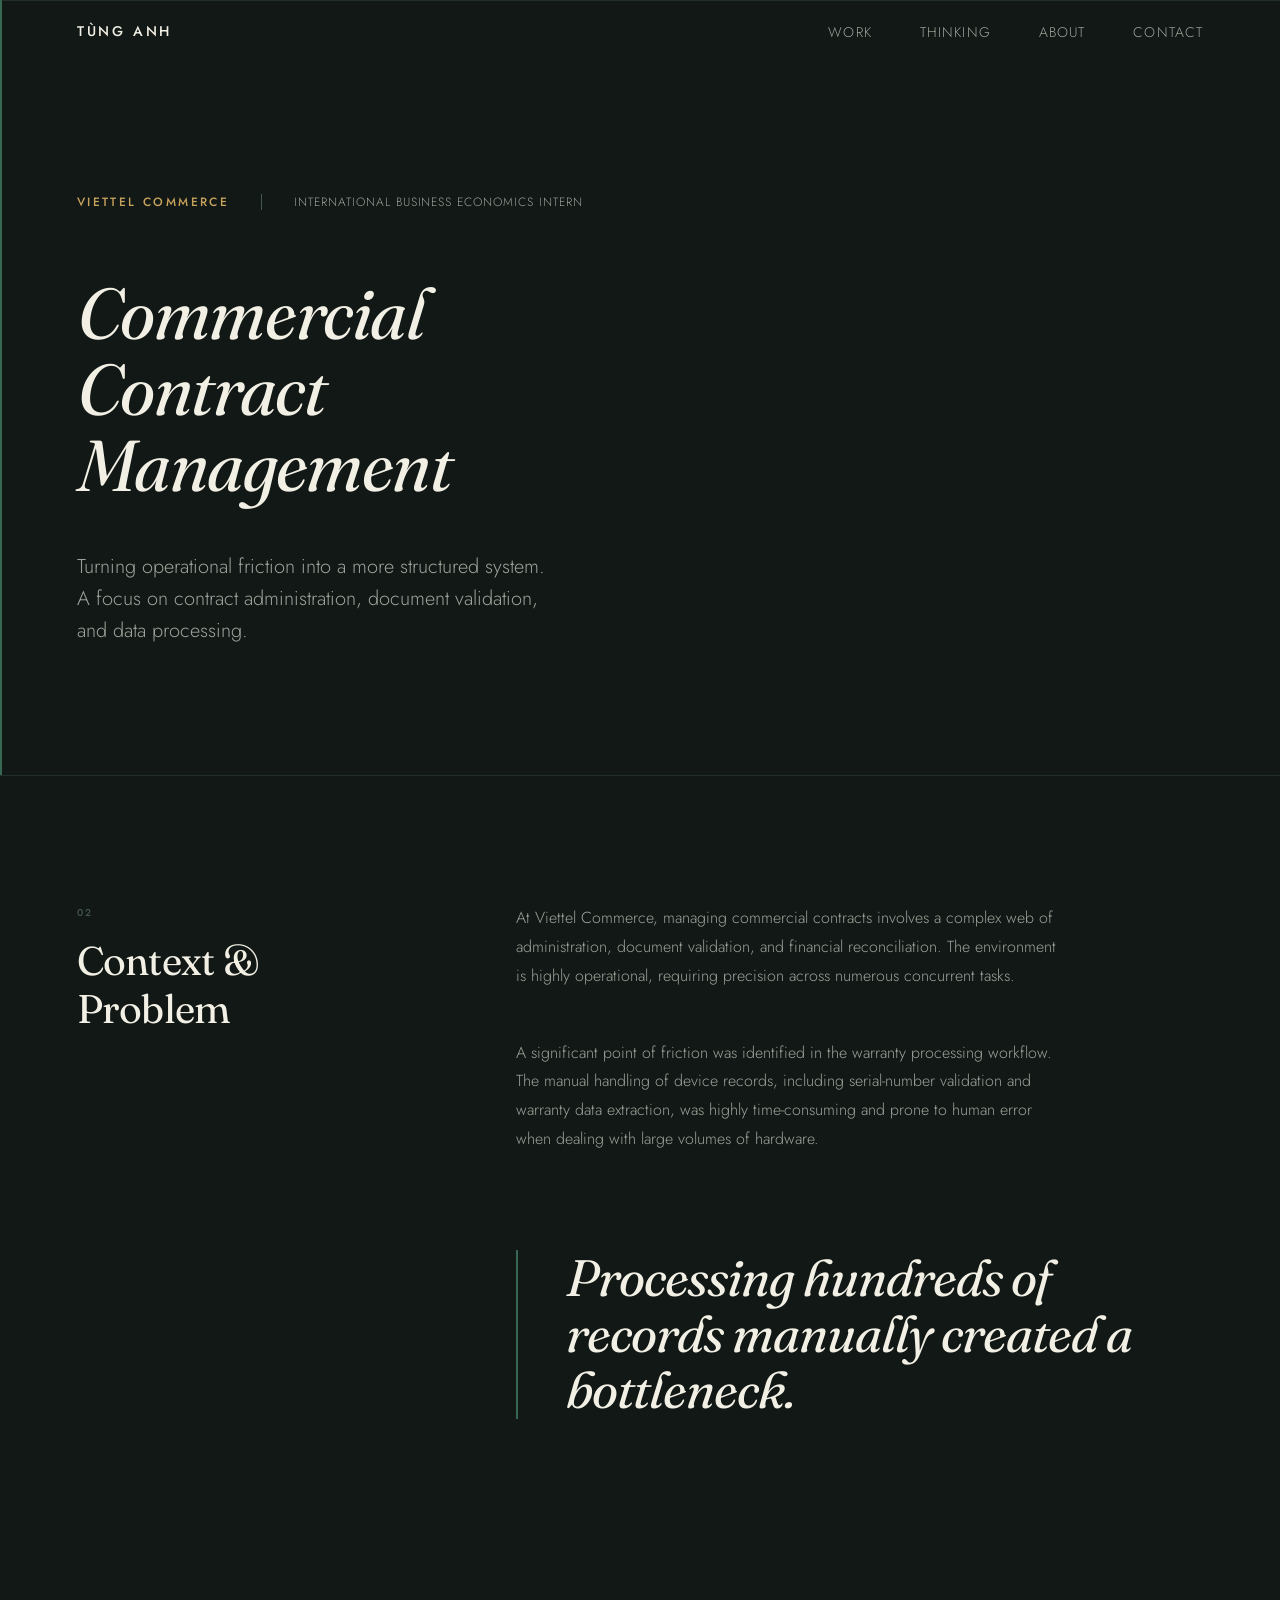
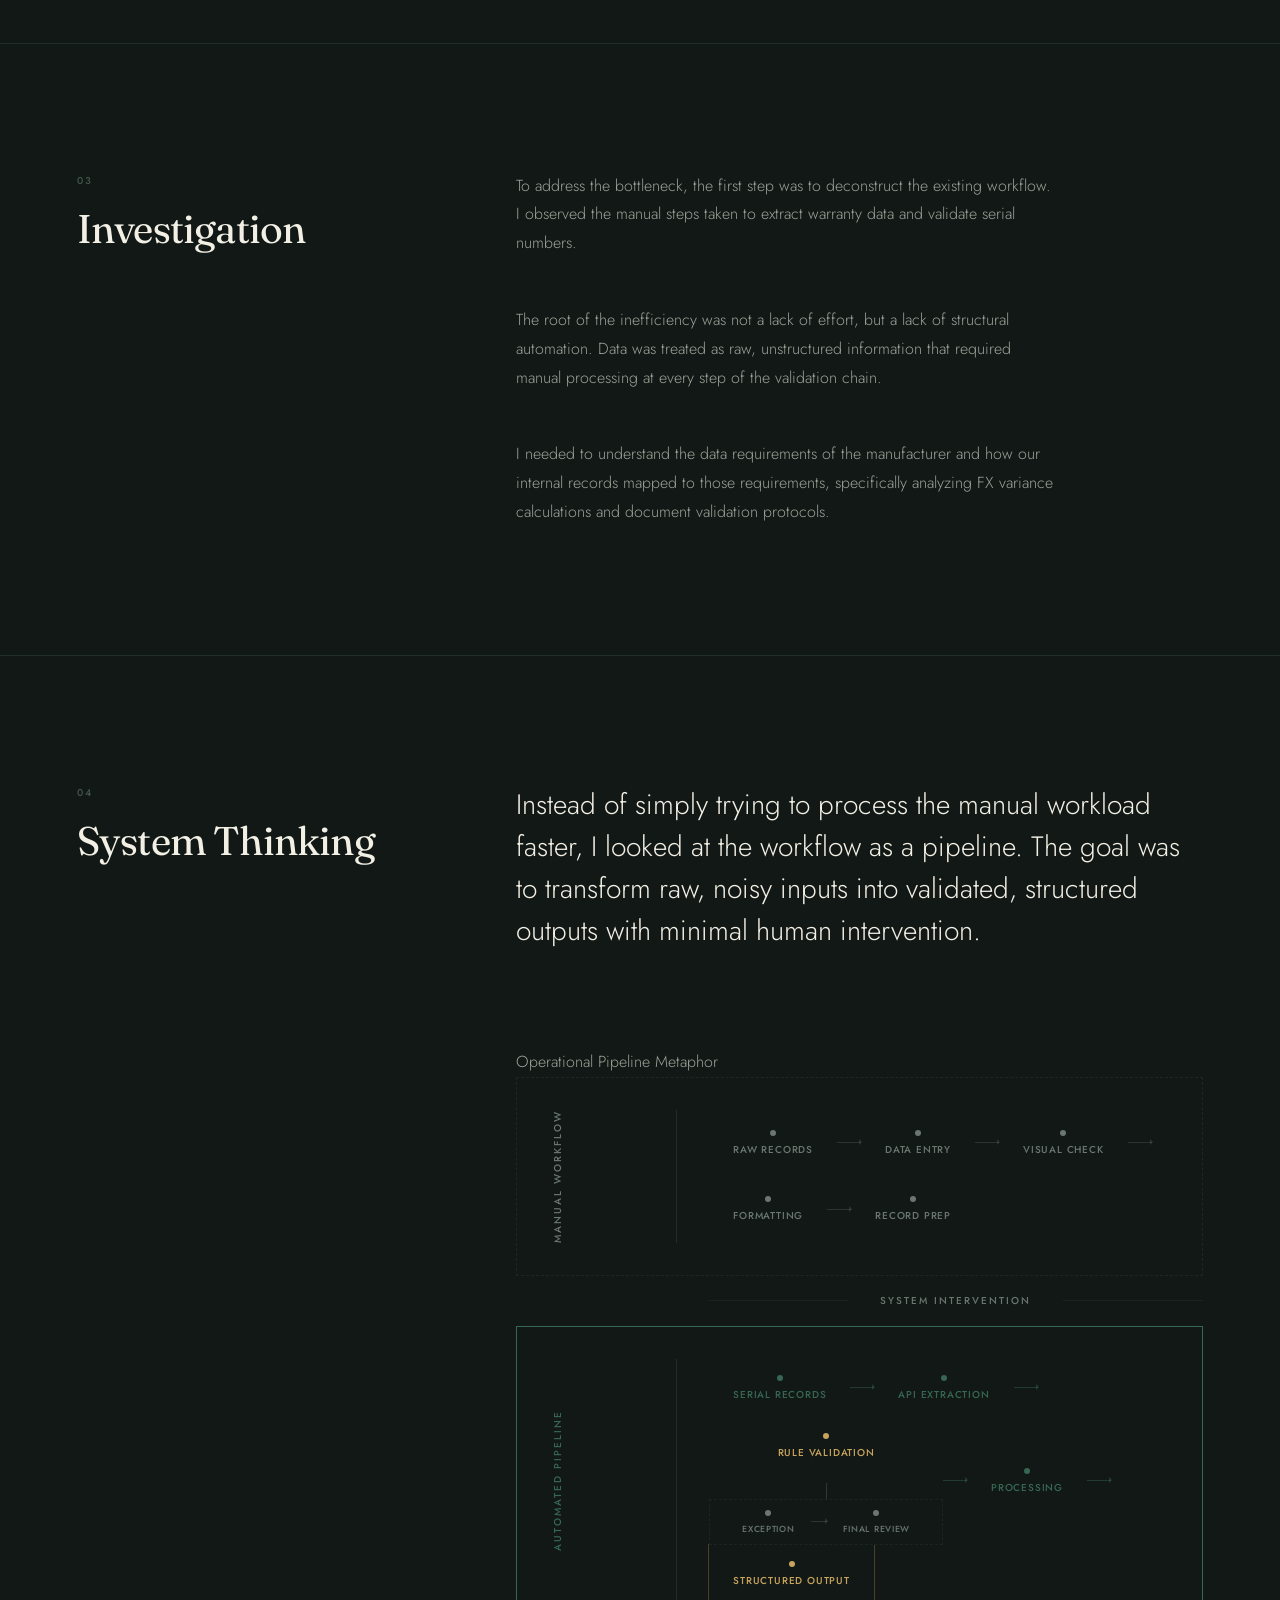
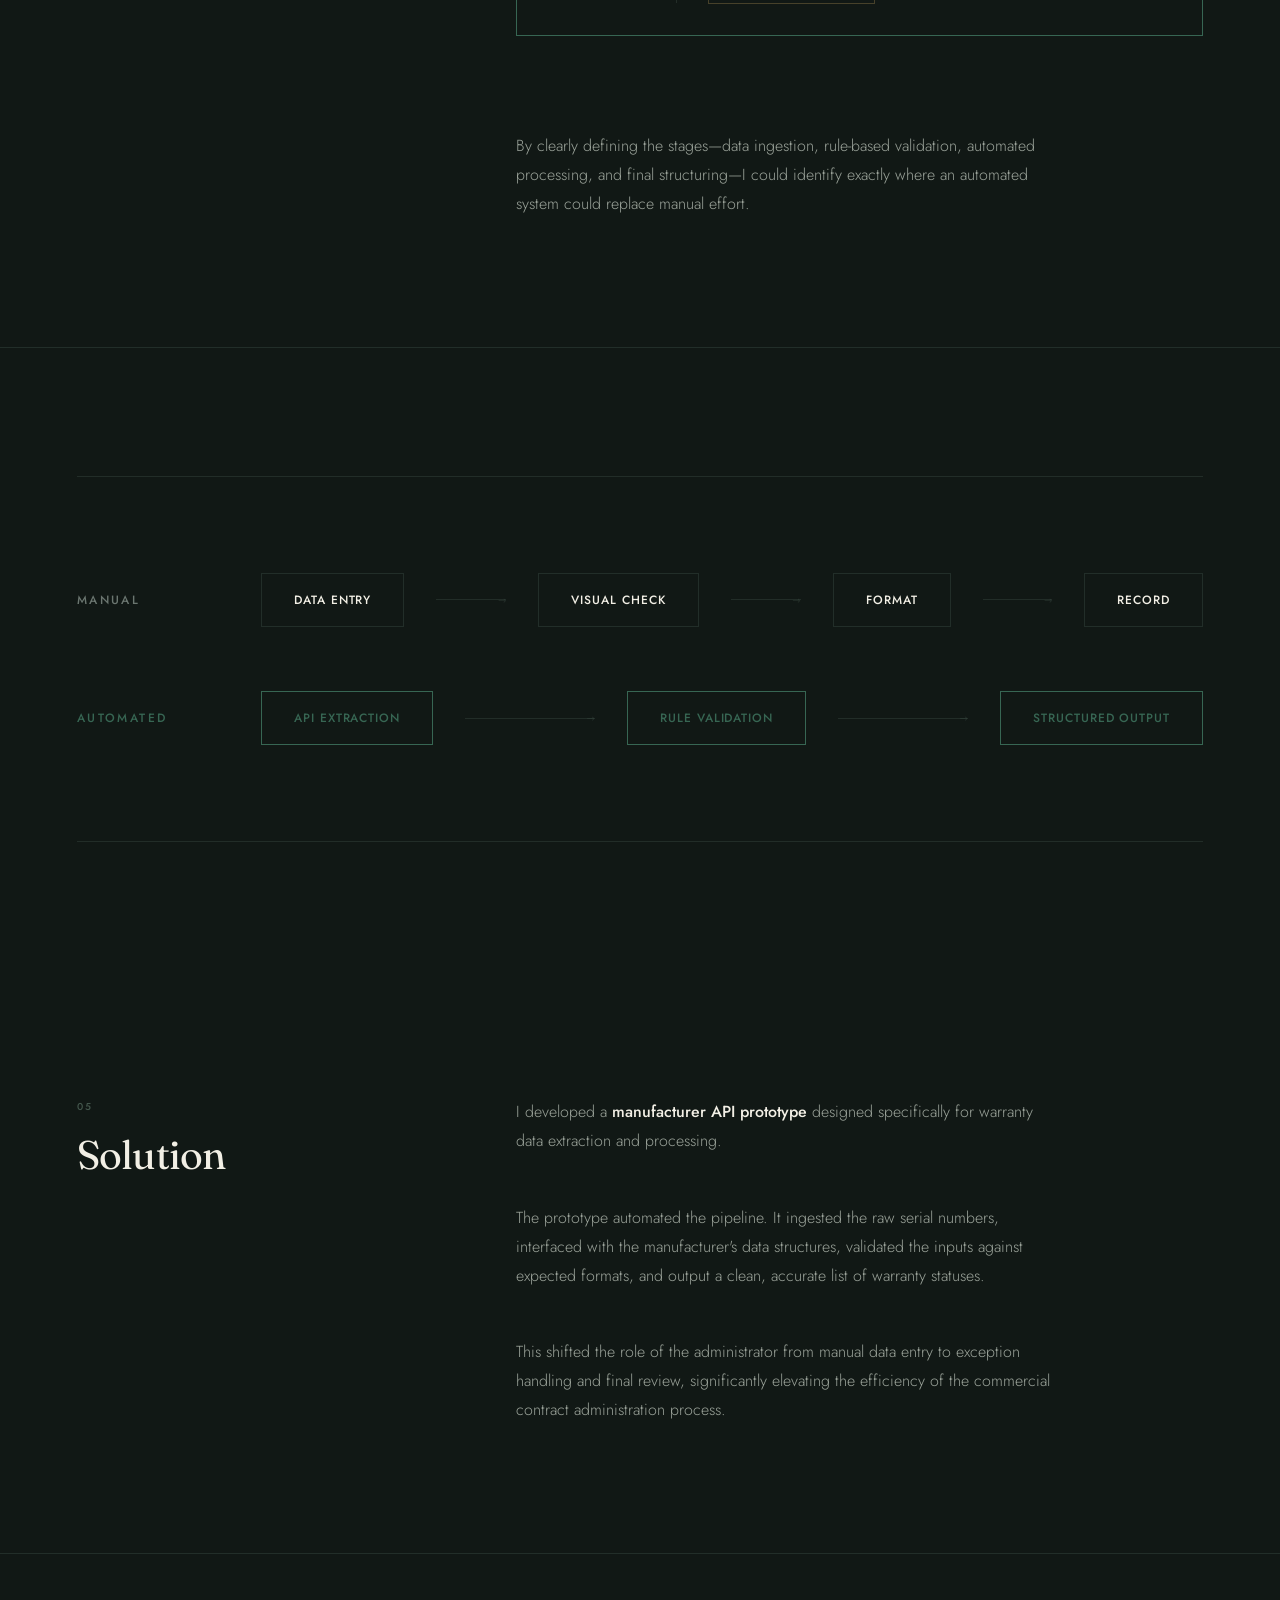
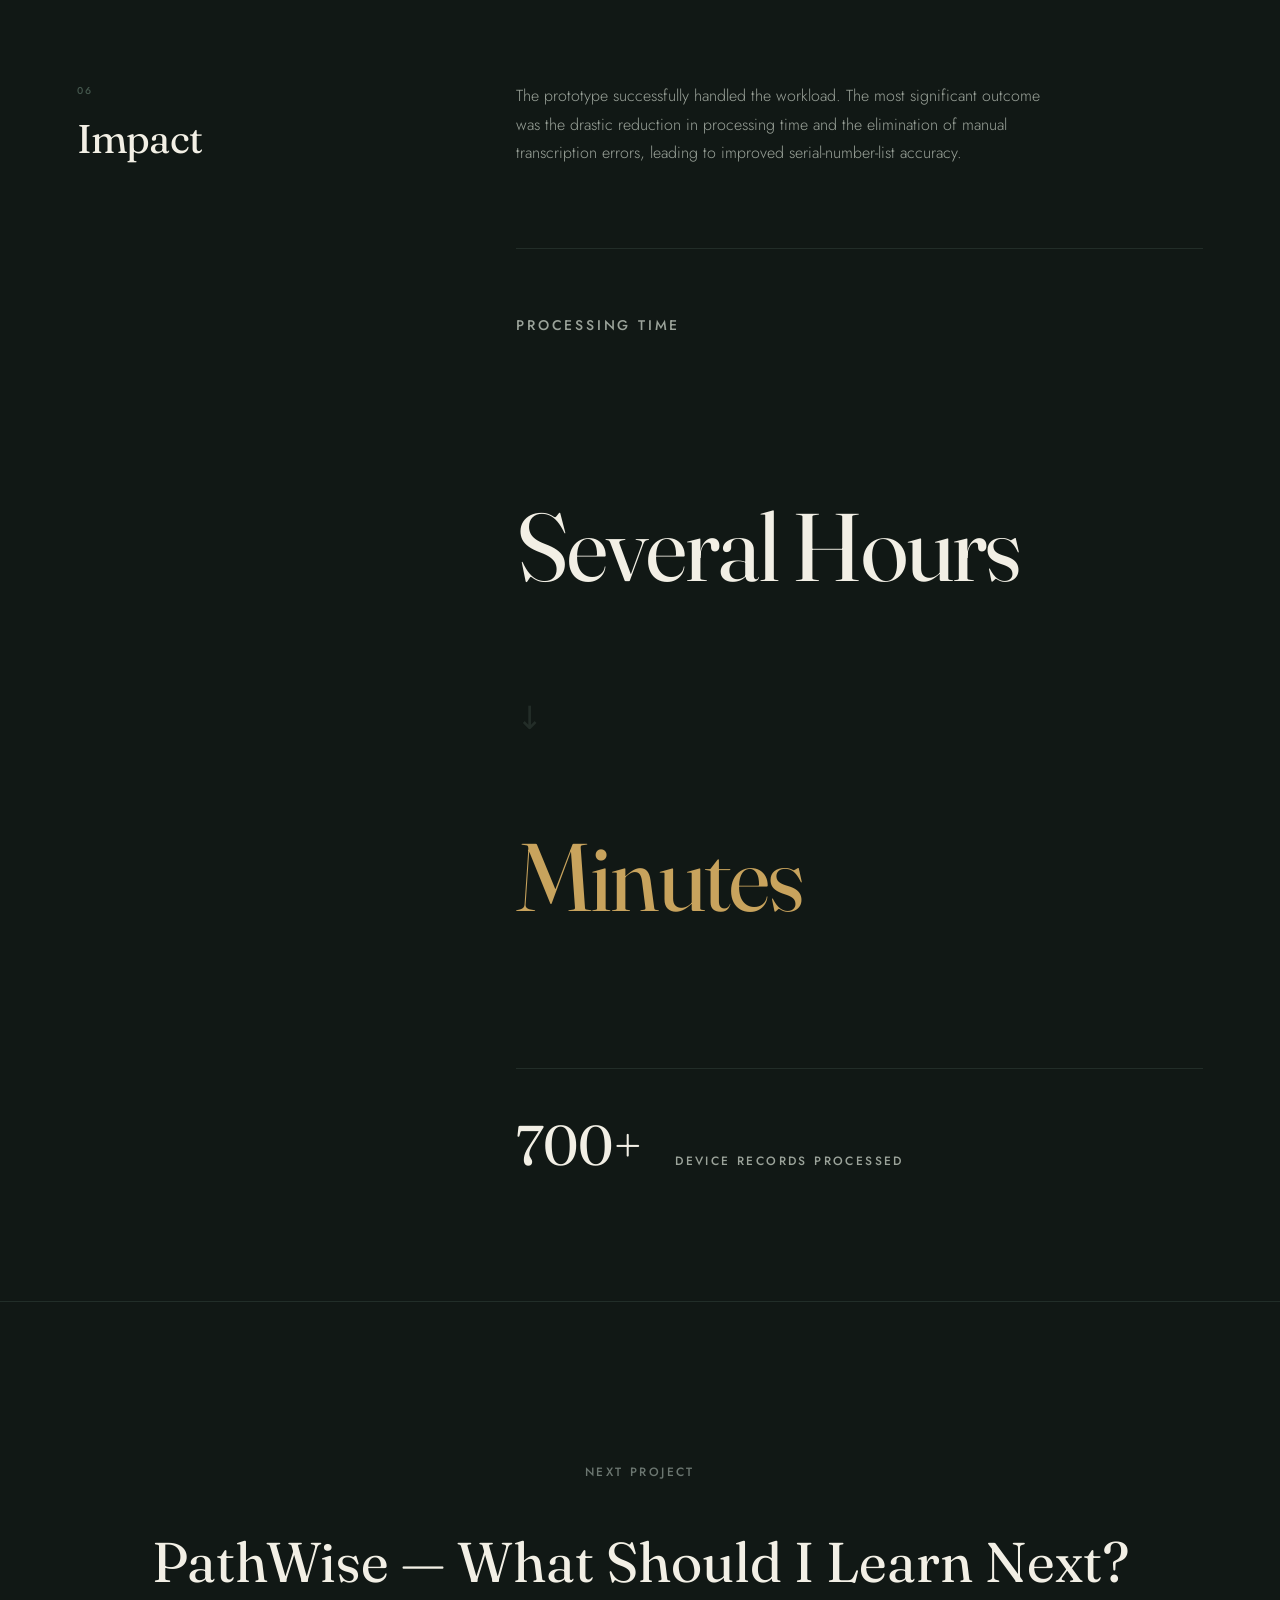
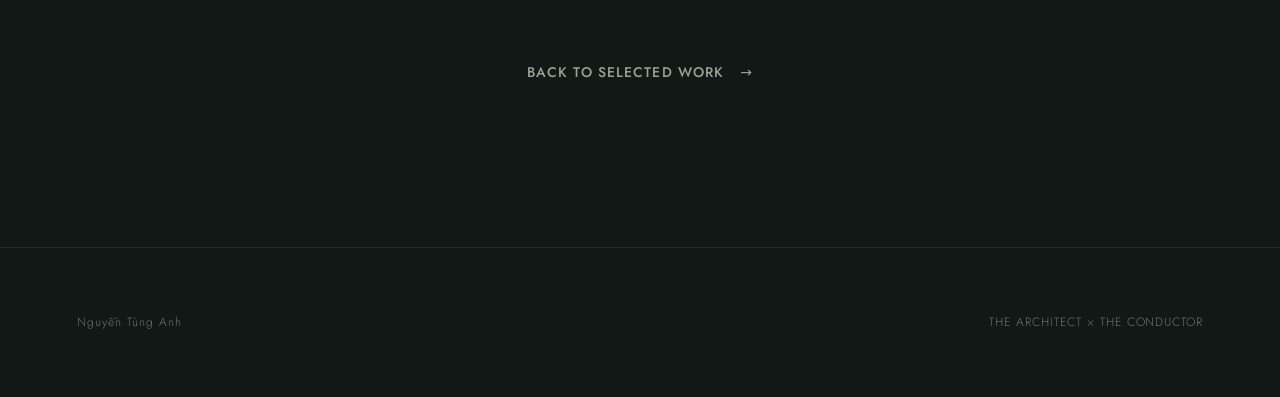
<file: viettel.html>
<!DOCTYPE html>
<html lang="en">
<head>
  <meta charset="UTF-8" />
  <meta name="viewport" content="width=device-width, initial-scale=1.0" />

  <!-- SEO -->
  <title>Viettel Commerce — Tùng Anh Portfolio</title>
  <meta name="description"
    content="Commercial Contract Management case study by Nguyễn Tùng Anh at Viettel Commerce. Turning operational friction into a more structured system." />

  <!-- Preconnect -->
  <link rel="preconnect" href="https://fonts.googleapis.com" />
  <link rel="preconnect" href="https://fonts.gstatic.com" crossorigin />

  <!-- CSS -->
  <link rel="stylesheet" href="css/tokens.css" />
  <link rel="stylesheet" href="css/base.css" />
  <link rel="stylesheet" href="css/layout.css" />
  <link rel="stylesheet" href="css/components.css" />
  <link rel="stylesheet" href="css/animations.css" />
  <link rel="stylesheet" href="css/case-study.css" />
</head>

<body>

  <div id="scroll-progress" aria-hidden="true"></div>

  <!-- NAVIGATION -->
  <header>
    <nav id="site-nav" class="nav" aria-label="Primary navigation">
      <div class="nav__inner">
        <a href="index.html" class="nav__wordmark" aria-label="Tùng Anh — home">Tùng Anh</a>
        <ul class="nav__links" role="list">
          <li><a href="index.html#work"      class="nav__link">Work</a></li>
          <li><a href="index.html#thinking"  class="nav__link">Thinking</a></li>
          <li><a href="index.html#about"     class="nav__link">About</a></li>
          <li><a href="index.html#contact"   class="nav__link">Contact</a></li>
        </ul>
        <button
          id="nav-menu-trigger"
          class="nav__menu-trigger"
          aria-label="Open navigation menu"
          aria-expanded="false"
          aria-controls="nav-overlay"
        >Menu</button>
      </div>
    </nav>
  </header>

  <!-- MOBILE NAVIGATION OVERLAY -->
  <div
    id="nav-overlay"
    class="nav-overlay"
    role="dialog"
    aria-modal="true"
    aria-label="Navigation menu"
    aria-hidden="true"
    data-open="false"
  >
    <div id="nav-overlay-svg" class="nav-overlay__graphic" aria-hidden="true"></div>
    <div class="nav-overlay__header">
      <span class="nav-overlay__wordmark">Tùng Anh</span>
      <button id="nav-overlay-close" class="nav-overlay__close" aria-label="Close navigation menu">Close</button>
    </div>
    <nav class="nav-overlay__body" aria-label="Mobile navigation">
      <ul class="nav-overlay__links" role="list">
        <li><a href="index.html#work"     class="nav-overlay__link">Work</a></li>
        <li><a href="index.html#thinking" class="nav-overlay__link">Thinking</a></li>
        <li><a href="index.html#about"    class="nav-overlay__link">About</a></li>
        <li><a href="index.html#contact"  class="nav-overlay__link">Contact</a></li>
      </ul>
    </nav>
    <div class="nav-overlay__footer">
      <span class="nav-overlay__footer-label">Business &nbsp;·&nbsp; Technology &nbsp;·&nbsp; Performance</span>
    </div>
  </div>

  <main id="main-content">

    <!-- 01 PROJECT INTRODUCTION -->
    <section class="cs-hero" aria-labelledby="cs-title">
      <div class="cs-hero__pipeline-accent" aria-hidden="true"></div>
      <div class="container">
        <div class="cs-hero__meta reveal">
          <span class="cs-hero__tag">Viettel Commerce</span>
          <span class="cs-hero__sep" aria-hidden="true"></span>
          <span class="cs-hero__role">International Business Economics Intern</span>
        </div>
        
        <h1 id="cs-title" class="cs-hero__title reveal reveal--delay-1">
          Commercial<br />
          Contract<br />
          Management
        </h1>

        <p class="cs-hero__descriptor reveal reveal--delay-2">
          Turning operational friction into a more structured system. 
          A focus on contract administration, document validation, and data processing.
        </p>
      </div>
    </section>

    <!-- 02 CONTEXT / PROBLEM -->
    <section class="cs-section" aria-labelledby="sec-context">
      <div class="container cs-grid">
        <header class="cs-section__header reveal">
          <span class="cs-section__num">02</span>
          <h2 id="sec-context" class="cs-section__title">Context &amp;<br />Problem</h2>
        </header>
        <div class="cs-section__body reveal reveal--delay-1">
          <p>
            At Viettel Commerce, managing commercial contracts involves a complex web of administration, document validation, and financial reconciliation. The environment is highly operational, requiring precision across numerous concurrent tasks.
          </p>
          <p>
            A significant point of friction was identified in the warranty processing workflow. The manual handling of device records, including serial-number validation and warranty data extraction, was highly time-consuming and prone to human error when dealing with large volumes of hardware.
          </p>
          <div class="cs-pull-quote reveal reveal--delay-2">
            Processing hundreds of records manually created a bottleneck.
          </div>
        </div>
      </div>
    </section>

    <!-- 03 INVESTIGATION -->
    <section class="cs-section" aria-labelledby="sec-investigation">
      <div class="container cs-grid">
        <header class="cs-section__header reveal">
          <span class="cs-section__num">03</span>
          <h2 id="sec-investigation" class="cs-section__title">Investigation</h2>
        </header>
        <div class="cs-section__body reveal reveal--delay-1">
          <p>
            To address the bottleneck, the first step was to deconstruct the existing workflow. I observed the manual steps taken to extract warranty data and validate serial numbers. 
          </p>
          <p>
            The root of the inefficiency was not a lack of effort, but a lack of structural automation. Data was treated as raw, unstructured information that required manual processing at every step of the validation chain. 
          </p>
          <p>
            I needed to understand the data requirements of the manufacturer and how our internal records mapped to those requirements, specifically analyzing FX variance calculations and document validation protocols.
          </p>
        </div>
      </div>
    </section>

    <!-- 04 SYSTEM THINKING -->
    <section class="cs-section" aria-labelledby="sec-system">
      <div class="container cs-grid">
        <header class="cs-section__header reveal">
          <span class="cs-section__num">04</span>
          <h2 id="sec-system" class="cs-section__title">System Thinking</h2>
        </header>
        <div class="cs-section__body reveal reveal--delay-1">
          <p class="cs-statement">
            Instead of simply trying to process the manual workload faster, I looked at the workflow as a pipeline. The goal was to transform raw, noisy inputs into validated, structured outputs with minimal human intervention.
          </p>
          
          <div class="cs-diagram-container vp-diagram" aria-label="Operational Pipeline Metaphor diagram">

            <span class="cs-diagram-label">Operational Pipeline Metaphor</span>

            <!-- ─ MANUAL WORKFLOW ─────────────────────────────── -->
            <div class="vp-band vp-band--manual" aria-label="Manual workflow">
              <div class="vp-band__header">
                <span class="vp-band__title">Manual Workflow</span>
              </div>
              <div class="vp-band__stages">
                <div class="vp-stage vp-stage--dim">
                  <span class="vp-stage__dot" aria-hidden="true"></span>
                  <span class="vp-stage__name">Raw Records</span>
                </div>
                <div class="vp-connector vp-connector--dim" aria-hidden="true"></div>
                <div class="vp-stage vp-stage--dim">
                  <span class="vp-stage__dot" aria-hidden="true"></span>
                  <span class="vp-stage__name">Data Entry</span>
                </div>
                <div class="vp-connector vp-connector--dim" aria-hidden="true"></div>
                <div class="vp-stage vp-stage--dim">
                  <span class="vp-stage__dot" aria-hidden="true"></span>
                  <span class="vp-stage__name">Visual Check</span>
                </div>
                <div class="vp-connector vp-connector--dim" aria-hidden="true"></div>
                <div class="vp-stage vp-stage--dim">
                  <span class="vp-stage__dot" aria-hidden="true"></span>
                  <span class="vp-stage__name">Formatting</span>
                </div>
                <div class="vp-connector vp-connector--dim" aria-hidden="true"></div>
                <div class="vp-stage vp-stage--dim">
                  <span class="vp-stage__dot" aria-hidden="true"></span>
                  <span class="vp-stage__name">Record Prep</span>
                </div>
              </div>
            </div>

            <!-- ─ INTERVENTION BRIDGE ────────────────────────── -->
            <div class="vp-intervention" aria-label="System intervention">
              <div class="vp-intervention__line" aria-hidden="true"></div>
              <span class="vp-intervention__label">System Intervention</span>
              <div class="vp-intervention__line" aria-hidden="true"></div>
            </div>

            <!-- ─ AUTOMATED PIPELINE ─────────────────────────── -->
            <div class="vp-band vp-band--auto" aria-label="Automated pipeline">
              <div class="vp-band__header">
                <span class="vp-band__title vp-band__title--emerald">Automated Pipeline</span>
              </div>
              <div class="vp-band__stages">
                <div class="vp-stage vp-stage--emerald">
                  <span class="vp-stage__dot" aria-hidden="true"></span>
                  <span class="vp-stage__name">Serial Records</span>
                </div>
                <div class="vp-connector vp-connector--emerald" aria-hidden="true"></div>
                <div class="vp-stage vp-stage--emerald">
                  <span class="vp-stage__dot" aria-hidden="true"></span>
                  <span class="vp-stage__name">API Extraction</span>
                </div>
                <div class="vp-connector vp-connector--emerald" aria-hidden="true"></div>

                <!-- Validation node — also branches to exception -->
                <div class="vp-stage-group" aria-label="Validation with exception branch">
                  <div class="vp-stage vp-stage--brass">
                    <span class="vp-stage__dot" aria-hidden="true"></span>
                    <span class="vp-stage__name">Rule Validation</span>
                  </div>
                  <!-- Exception branch drops below -->
                  <div class="vp-exception-branch" aria-label="Exception path">
                    <div class="vp-exception-branch__line" aria-hidden="true"></div>
                    <div class="vp-exception-row">
                      <div class="vp-stage vp-stage--dim vp-stage--sm">
                        <span class="vp-stage__dot" aria-hidden="true"></span>
                        <span class="vp-stage__name">Exception</span>
                      </div>
                      <div class="vp-connector vp-connector--dim vp-connector--sm" aria-hidden="true"></div>
                      <div class="vp-stage vp-stage--dim vp-stage--sm">
                        <span class="vp-stage__dot" aria-hidden="true"></span>
                        <span class="vp-stage__name">Final Review</span>
                      </div>
                    </div>
                  </div>
                </div>

                <div class="vp-connector vp-connector--emerald" aria-hidden="true"></div>
                <div class="vp-stage vp-stage--emerald">
                  <span class="vp-stage__dot" aria-hidden="true"></span>
                  <span class="vp-stage__name">Processing</span>
                </div>
                <div class="vp-connector vp-connector--emerald" aria-hidden="true"></div>
                <div class="vp-stage vp-stage--brass vp-stage--output">
                  <span class="vp-stage__dot" aria-hidden="true"></span>
                  <span class="vp-stage__name">Structured Output</span>
                </div>
              </div>
            </div>

          </div><!-- /vp-diagram -->
          
          <p>
            By clearly defining the stages—data ingestion, rule-based validation, automated processing, and final structuring—I could identify exactly where an automated system could replace manual effort.
          </p>
        </div>
      </div>
    </section>

    <!-- 04B STRONG VISUAL MOMENT -->
    <section class="container reveal">
      <div class="cs-visual-panel" aria-label="Transformation from manual to automated">
        
        <div class="cs-flow-row">
          <span class="cs-flow-label">Manual</span>
          <div class="cs-flow-track">
            <span class="cs-flow-node">Data Entry</span>
            <div class="cs-flow-line" aria-hidden="true"></div>
            <span class="cs-flow-node">Visual Check</span>
            <div class="cs-flow-line" aria-hidden="true"></div>
            <span class="cs-flow-node">Format</span>
            <div class="cs-flow-line" aria-hidden="true"></div>
            <span class="cs-flow-node">Record</span>
          </div>
        </div>

        <div class="cs-flow-row">
          <span class="cs-flow-label" style="color: var(--color-emerald);">Automated</span>
          <div class="cs-flow-track">
            <span class="cs-flow-node cs-flow-node--accent">API Extraction</span>
            <div class="cs-flow-line" aria-hidden="true"></div>
            <span class="cs-flow-node cs-flow-node--accent">Rule Validation</span>
            <div class="cs-flow-line" aria-hidden="true"></div>
            <span class="cs-flow-node cs-flow-node--accent">Structured Output</span>
          </div>
        </div>

      </div>
    </section>

    <!-- 05 SOLUTION -->
    <section class="cs-section" aria-labelledby="sec-solution">
      <div class="container cs-grid">
        <header class="cs-section__header reveal">
          <span class="cs-section__num">05</span>
          <h2 id="sec-solution" class="cs-section__title">Solution</h2>
        </header>
        <div class="cs-section__body reveal reveal--delay-1">
          <p>
            I developed a <strong>manufacturer API prototype</strong> designed specifically for warranty data extraction and processing. 
          </p>
          <p>
            The prototype automated the pipeline. It ingested the raw serial numbers, interfaced with the manufacturer's data structures, validated the inputs against expected formats, and output a clean, accurate list of warranty statuses.
          </p>
          <p>
            This shifted the role of the administrator from manual data entry to exception handling and final review, significantly elevating the efficiency of the commercial contract administration process.
          </p>
        </div>
      </div>
    </section>

    <!-- 06 IMPACT -->
    <section class="cs-section" aria-labelledby="sec-impact">
      <div class="container cs-grid">
        <header class="cs-section__header reveal">
          <span class="cs-section__num">06</span>
          <h2 id="sec-impact" class="cs-section__title">Impact</h2>
        </header>
        <div class="cs-section__body reveal reveal--delay-1">
          <p>
            The prototype successfully handled the workload. The most significant outcome was the drastic reduction in processing time and the elimination of manual transcription errors, leading to improved serial-number-list accuracy.
          </p>

          <div class="cs-impact-grid">
            <div class="cs-impact-meta">Processing Time</div>
            
            <div class="cs-impact-statement">Several Hours</div>
            <div style="color: var(--color-line-dim); font-size: 2rem; margin-block: var(--space-2);">↓</div>
            <div class="cs-impact-statement cs-impact-statement--brass">Minutes</div>
            
            <div style="margin-top: var(--space-8); border-top: 1px solid var(--color-line-dim); padding-top: var(--space-6);">
              <div class="cs-stat">
                <span class="cs-stat__value">700+</span>
                <span class="cs-stat__label">Device Records Processed</span>
              </div>
            </div>
          </div>
        </div>
      </div>
    </section>

    <!-- 07 CLOSING -->
    <section class="cs-next reveal">
      <div class="container">
        <span class="cs-next__label">Next Project</span>
        <a href="pathwise.html" class="cs-next__title">
          PathWise — What Should I Learn Next?
        </a>
        <br />
        <a href="index.html#work" class="cta cta--secondary">
          Back to Selected Work
          <span class="cta__arrow" aria-hidden="true">→</span>
        </a>
      </div>
    </section>

  </main>

  <footer style="border-top: 1px solid var(--color-line-dim); padding-block: var(--space-8);">
    <div class="container" style="display: flex; justify-content: space-between; align-items: center; flex-wrap: wrap; gap: var(--space-4);">
      <span style="font-family: var(--font-body); font-weight: var(--weight-light); font-size: var(--text-xs); letter-spacing: var(--tracking-wide); color: var(--color-dim);">Nguyễn Tùng Anh</span>
      <span style="font-family: var(--font-body); font-weight: var(--weight-light); font-size: var(--text-xs); letter-spacing: var(--tracking-wide); color: var(--color-dim);">THE ARCHITECT × THE CONDUCTOR</span>
    </div>
  </footer>

  <!-- SCRIPTS -->
  <script type="module" src="js/main.js"></script>
</body>
</html>
</file>
<file: css/tokens.css>
/* ============================================================
   TOKENS.CSS — Design Token System
   Tùng Anh Portfolio
   ============================================================ */

@import url('https://fonts.googleapis.com/css2?family=Fraunces:ital,opsz,wght@0,9..144,300;0,9..144,400;0,9..144,500;1,9..144,300;1,9..144,400;1,9..144,500&family=Jost:wght@300;400;500&display=swap');

:root {
  /* ── Surfaces ─────────────────────────────────────────── */
  --color-bg:         #111815;
  --color-surface:    #18211D;
  --color-surface-2:  #1c2922;

  /* ── Text ─────────────────────────────────────────────── */
  --color-text:       #F2EFE5;
  --color-muted:      #9BA39A;
  --color-dim:        #6b7670;

  /* ── Accent ───────────────────────────────────────────── */
  --color-emerald:    #376653;
  --color-brass:      #C8A35D;
  --color-brass-dim:  rgba(200, 163, 93, 0.4);

  /* ── Graphic / structural ─────────────────────────────── */
  --color-line:       #44574D;
  --color-line-dim:   rgba(68, 87, 77, 0.35);
  --color-line-faint: rgba(68, 87, 77, 0.15);

  /* ── Semantic ─────────────────────────────────────────── */
  --color-focus:      #C8A35D;

  /* ── Typography: families ─────────────────────────────── */
  --font-display:  'Fraunces', Georgia, serif;
  --font-body:     'Jost', system-ui, sans-serif;

  /* ── Typography: scale ────────────────────────────────── */
  --text-2xs:   0.625rem;
  --text-xs:    0.75rem;
  --text-sm:    0.875rem;
  --text-base:  1rem;
  --text-lg:    1.25rem;
  --text-xl:    1.75rem;
  --text-2xl:   2.5rem;
  --text-3xl:   3.5rem;
  --text-hero:  clamp(2.75rem, 7.5vw, 6.5rem);

  /* ── Typography: weights ──────────────────────────────── */
  --weight-light:   300;
  --weight-regular: 400;
  --weight-medium:  500;

  /* ── Typography: tracking ─────────────────────────────── */
  --tracking-tight:   -0.02em;
  --tracking-normal:   0em;
  --tracking-wide:     0.08em;
  --tracking-widest:   0.2em;

  /* ── Spacing (8pt grid) ───────────────────────────────── */
  --space-1:    0.5rem;
  --space-2:    1rem;
  --space-3:    1.5rem;
  --space-4:    2rem;
  --space-5:    2.5rem;
  --space-6:    3rem;
  --space-8:    4rem;
  --space-10:   5rem;
  --space-12:   6rem;
  --space-16:   8rem;
  --space-20:  10rem;
  --space-24:  12rem;

  /* ── Layout ───────────────────────────────────────────── */
  --container-max:  1280px;
  --container-pad:  clamp(var(--space-3), 6vw, var(--space-12));
  --nav-height:     4rem;

  /* ── Z-index layers ───────────────────────────────────── */
  --z-base:     0;
  --z-above:    10;
  --z-nav:      100;
  --z-overlay:  200;

  /* ── Easing ───────────────────────────────────────────── */
  --ease-out-expo:   cubic-bezier(0.16, 1, 0.3, 1);
  --ease-out-quart:  cubic-bezier(0.25, 1, 0.5, 1);
  --ease-in-out:     cubic-bezier(0.45, 0, 0.55, 1);
  --ease-standard:   cubic-bezier(0.25, 0, 0, 1);

  /* ── Transitions ──────────────────────────────────────── */
  --transition-fast:   160ms var(--ease-out-quart);
  --transition-base:   320ms var(--ease-out-expo);
  --transition-slow:   600ms var(--ease-out-expo);
  --transition-reveal: 700ms var(--ease-standard);
}
</file>
<file: css/base.css>
/* ============================================================
   BASE.CSS — Reset, Root Defaults, Body Typography
   Tùng Anh Portfolio
   ============================================================ */

/* ── Modern reset ─────────────────────────────────────────── */
*,
*::before,
*::after {
  box-sizing: border-box;
  margin: 0;
  padding: 0;
}

html {
  font-size: 16px;
  scroll-behavior: smooth;
  -webkit-text-size-adjust: 100%;
  text-size-adjust: 100%;
}

body {
  background-color: var(--color-bg);
  color: var(--color-text);
  font-family: var(--font-body);
  font-weight: var(--weight-light);
  font-size: var(--text-base);
  line-height: 1.7;
  -webkit-font-smoothing: antialiased;
  -moz-osx-font-smoothing: grayscale;
  overflow-x: hidden;
}

/* ── Focus management ─────────────────────────────────────── */
:focus-visible {
  outline: 2px solid var(--color-focus);
  outline-offset: 3px;
}

/* ── Links ────────────────────────────────────────────────── */
a {
  color: inherit;
  text-decoration: none;
}

/* ── Lists ────────────────────────────────────────────────── */
ul,
ol {
  list-style: none;
}

/* ── Images ───────────────────────────────────────────────── */
img,
video {
  display: block;
  max-width: 100%;
}

/* ── Buttons ──────────────────────────────────────────────── */
button {
  cursor: pointer;
  background: none;
  border: none;
  font: inherit;
  color: inherit;
}

/* ── Typography defaults ──────────────────────────────────── */
h1, h2, h3, h4 {
  font-family: var(--font-display);
  font-weight: var(--weight-regular);
  line-height: 1.1;
  letter-spacing: var(--tracking-tight);
}

p {
  max-width: 65ch;
}

/* ── Selection ────────────────────────────────────────────── */
::selection {
  background-color: var(--color-emerald);
  color: var(--color-text);
}

/* ── Scrollbar ────────────────────────────────────────────── */
::-webkit-scrollbar {
  width: 4px;
}

::-webkit-scrollbar-track {
  background: var(--color-bg);
}

::-webkit-scrollbar-thumb {
  background: var(--color-line);
}

/* ── Reduced motion ───────────────────────────────────────── */
@media (prefers-reduced-motion: reduce) {
  *,
  *::before,
  *::after {
    animation-duration: 0.01ms !important;
    animation-iteration-count: 1 !important;
    transition-duration: 0.01ms !important;
    scroll-behavior: auto !important;
  }
}

/* ── Utility classes ──────────────────────────────────────── */
.sr-only {
  position: absolute;
  width: 1px;
  height: 1px;
  padding: 0;
  margin: -1px;
  overflow: hidden;
  clip: rect(0, 0, 0, 0);
  white-space: nowrap;
  border-width: 0;
}

.text-muted   { color: var(--color-muted); }
.text-brass   { color: var(--color-brass); }
.text-emerald { color: var(--color-emerald); }

.font-display { font-family: var(--font-display); }
.font-body    { font-family: var(--font-body); }

.label {
  font-family: var(--font-body);
  font-weight: var(--weight-medium);
  font-size: var(--text-xs);
  letter-spacing: var(--tracking-widest);
  text-transform: uppercase;
  color: var(--color-muted);
}

.chapter-number {
  font-family: var(--font-body);
  font-weight: var(--weight-light);
  font-size: var(--text-xs);
  letter-spacing: var(--tracking-widest);
  color: var(--color-brass);
  text-transform: uppercase;
}
</file>
<file: css/layout.css>
/* ============================================================
   LAYOUT.CSS — Grid System, Section Scaffolding
   Tùng Anh Portfolio
   ============================================================ */

/* ── Container ────────────────────────────────────────────── */
.container {
  width: 100%;
  max-width: var(--container-max);
  margin-inline: auto;
  padding-inline: var(--container-pad);
}

/* ── Main layout ──────────────────────────────────────────── */
main {
  position: relative;
}

/* ── Section base ─────────────────────────────────────────── */
.section {
  position: relative;
  padding-block: var(--space-16);
  scroll-margin-top: calc(var(--nav-height) + var(--space-4));
}

.section--lg {
  padding-block: var(--space-20);
}

.section--sm {
  padding-block: var(--space-10);
}

/* ── Section header ───────────────────────────────────────── */
.section__header {
  margin-bottom: var(--space-10);
}

.section__header--spaced {
  margin-bottom: var(--space-16);
}

/* ── Chapter label block ──────────────────────────────────── */
.chapter-label {
  display: flex;
  align-items: center;
  gap: var(--space-3);
  margin-bottom: var(--space-4);
}

.chapter-label__number {
  font-family: var(--font-body);
  font-weight: var(--weight-light);
  font-size: var(--text-xs);
  letter-spacing: var(--tracking-widest);
  color: var(--color-brass);
  text-transform: uppercase;
}

.chapter-label__line {
  flex: 0 0 2rem;
  height: 1px;
  background: var(--color-line);
}

.chapter-label__text {
  font-family: var(--font-body);
  font-weight: var(--weight-medium);
  font-size: var(--text-xs);
  letter-spacing: var(--tracking-widest);
  text-transform: uppercase;
  color: var(--color-muted);
}

/* ── Section title ────────────────────────────────────────── */
.section__title {
  font-family: var(--font-display);
  font-size: var(--text-2xl);
  font-weight: var(--weight-regular);
  letter-spacing: var(--tracking-tight);
  line-height: 1.1;
  color: var(--color-text);
}

.section__title--lg {
  font-size: var(--text-3xl);
}

/* ── Horizontal rule ──────────────────────────────────────── */
.rule {
  border: none;
  border-top: 1px solid var(--color-line);
}

.rule--dim {
  border-top-color: var(--color-line-dim);
}

/* ── Grid layouts ─────────────────────────────────────────── */
.grid-2col {
  display: grid;
  grid-template-columns: 1fr 1fr;
  gap: var(--space-8);
}

.grid-asymmetric {
  display: grid;
  grid-template-columns: 2fr 3fr;
  gap: var(--space-8);
}

.grid-asymmetric--reverse {
  grid-template-columns: 3fr 2fr;
}

/* ── Responsive grid collapses ────────────────────────────── */
@media (max-width: 768px) {
  .grid-2col,
  .grid-asymmetric,
  .grid-asymmetric--reverse {
    grid-template-columns: 1fr;
    gap: var(--space-6);
  }

  .section {
    padding-block: var(--space-10);
  }

  .section--lg {
    padding-block: var(--space-12);
  }
}

/* ── Structural border ────────────────────────────────────── */
.border-left {
  border-left: 1px solid var(--color-line);
  padding-left: var(--space-4);
}

.border-left--emerald {
  border-left-color: var(--color-emerald);
}

/* ── Scroll progress bar ──────────────────────────────────── */
#scroll-progress {
  position: fixed;
  top: 0;
  left: 0;
  width: 100%;
  height: 1px;
  background: var(--color-line-dim);
  z-index: calc(var(--z-nav) + 1);
}

#scroll-progress::after {
  content: '';
  display: block;
  height: 100%;
  background: var(--color-brass);
  transform-origin: left;
  transform: scaleX(var(--scroll-progress, 0));
  transition: transform 50ms linear;
}
</file>
<file: css/components.css>
/* ============================================================
   COMPONENTS.CSS — Navigation, Shared UI Components
   Tùng Anh Portfolio
   ============================================================ */

/* ════════════════════════════════════════════════════════════
   NAVIGATION
   ════════════════════════════════════════════════════════════ */

.nav {
  position: fixed;
  top: 0;
  left: 0;
  right: 0;
  z-index: var(--z-nav);
  height: var(--nav-height);
  display: flex;
  align-items: center;
  transition: background-color var(--transition-base),
              border-color var(--transition-base);
}

/* Scroll state — slightly tinted background */
.nav--scrolled {
  background-color: rgba(17, 24, 21, 0.92);
  backdrop-filter: none;
  border-bottom: 1px solid var(--color-line-dim);
}

.nav__inner {
  width: 100%;
  max-width: var(--container-max);
  margin-inline: auto;
  padding-inline: var(--container-pad);
  display: flex;
  align-items: center;
  justify-content: space-between;
}

/* Wordmark */
.nav__wordmark {
  font-family: var(--font-body);
  font-weight: var(--weight-medium);
  font-size: var(--text-sm);
  letter-spacing: var(--tracking-widest);
  text-transform: uppercase;
  color: var(--color-text);
  text-decoration: none;
  transition: color var(--transition-fast);
}

.nav__wordmark:hover {
  color: var(--color-brass);
}

/* Desktop links */
.nav__links {
  display: flex;
  align-items: center;
  gap: var(--space-6);
}

.nav__link {
  position: relative;
  font-family: var(--font-body);
  font-weight: var(--weight-light);
  font-size: var(--text-sm);
  letter-spacing: var(--tracking-wide);
  text-transform: uppercase;
  color: var(--color-muted);
  text-decoration: none;
  padding-block: var(--space-1);
  transition: color var(--transition-fast);
}

.nav__link::after {
  content: '';
  position: absolute;
  bottom: 0;
  left: 0;
  width: 100%;
  height: 1px;
  background: var(--color-brass);
  transform: scaleX(0);
  transform-origin: left;
  transition: transform var(--transition-base);
}

.nav__link:hover {
  color: var(--color-text);
}

.nav__link:hover::after {
  transform: scaleX(1);
}

/* Mobile menu trigger */
.nav__menu-trigger {
  display: none;
  font-family: var(--font-body);
  font-weight: var(--weight-medium);
  font-size: var(--text-xs);
  letter-spacing: var(--tracking-widest);
  text-transform: uppercase;
  color: var(--color-muted);
  cursor: pointer;
  padding: var(--space-1) 0;
  transition: color var(--transition-fast);
  background: none;
  border: none;
}

.nav__menu-trigger:hover {
  color: var(--color-brass);
}

/* ── Full-screen nav overlay ──────────────────────────────── */
.nav-overlay {
  position: fixed;
  inset: 0;
  z-index: var(--z-overlay);
  background-color: var(--color-bg);
  display: flex;
  flex-direction: column;

  /* Hidden state */
  opacity: 0;
  pointer-events: none;
  visibility: hidden;

  transition:
    opacity 400ms var(--ease-out-expo),
    visibility 400ms var(--ease-out-expo);
}

.nav-overlay[data-open="true"] {
  opacity: 1;
  pointer-events: all;
  visibility: visible;
}

.nav-overlay__header {
  display: flex;
  align-items: center;
  justify-content: space-between;
  padding: 0 var(--container-pad);
  height: var(--nav-height);
  border-bottom: 1px solid var(--color-line-dim);
  flex-shrink: 0;
}

.nav-overlay__wordmark {
  font-family: var(--font-body);
  font-weight: var(--weight-medium);
  font-size: var(--text-sm);
  letter-spacing: var(--tracking-widest);
  text-transform: uppercase;
  color: var(--color-text);
}

.nav-overlay__close {
  font-family: var(--font-body);
  font-weight: var(--weight-medium);
  font-size: var(--text-xs);
  letter-spacing: var(--tracking-widest);
  text-transform: uppercase;
  color: var(--color-muted);
  cursor: pointer;
  transition: color var(--transition-fast);
  background: none;
  border: none;
}

.nav-overlay__close:hover {
  color: var(--color-brass);
}

/* SVG node-line decoration in overlay */
.nav-overlay__graphic {
  position: absolute;
  inset: 0;
  pointer-events: none;
  overflow: hidden;
  opacity: 0.5;
}

/* Overlay body — navigation links */
.nav-overlay__body {
  flex: 1;
  display: flex;
  flex-direction: column;
  justify-content: center;
  padding: var(--space-8) var(--container-pad);
}

.nav-overlay__links {
  display: flex;
  flex-direction: column;
  gap: var(--space-3);
}

.nav-overlay__link {
  font-family: var(--font-display);
  font-weight: var(--weight-regular);
  font-size: clamp(2.5rem, 8vw, 5rem);
  letter-spacing: var(--tracking-tight);
  line-height: 1;
  color: var(--color-text);
  text-decoration: none;
  display: inline-block;
  transition: color var(--transition-fast);

  /* Staggered reveal */
  opacity: 0;
  transform: translateY(20px);
  transition:
    color var(--transition-fast),
    opacity 500ms var(--ease-out-expo),
    transform 500ms var(--ease-out-expo);
}

.nav-overlay[data-open="true"] .nav-overlay__link {
  opacity: 1;
  transform: translateY(0);
}

.nav-overlay[data-open="true"] .nav-overlay__link:nth-child(1) { transition-delay: 80ms; }
.nav-overlay[data-open="true"] .nav-overlay__link:nth-child(2) { transition-delay: 140ms; }
.nav-overlay[data-open="true"] .nav-overlay__link:nth-child(3) { transition-delay: 200ms; }
.nav-overlay[data-open="true"] .nav-overlay__link:nth-child(4) { transition-delay: 260ms; }

.nav-overlay__link:hover {
  color: var(--color-brass);
}

/* Overlay footer */
.nav-overlay__footer {
  padding: var(--space-6) var(--container-pad);
  border-top: 1px solid var(--color-line-dim);
  display: flex;
  align-items: center;
  gap: var(--space-4);
}

.nav-overlay__footer-label {
  font-family: var(--font-body);
  font-weight: var(--weight-light);
  font-size: var(--text-xs);
  letter-spacing: var(--tracking-wide);
  color: var(--color-dim);
}

/* Mobile responsive breakpoint */
@media (max-width: 768px) {
  .nav__links {
    display: none;
  }

  .nav__menu-trigger {
    display: block;
  }
}

/* ════════════════════════════════════════════════════════════
   CTA BUTTONS
   ════════════════════════════════════════════════════════════ */

.cta {
  display: inline-flex;
  align-items: center;
  gap: var(--space-2);
  font-family: var(--font-body);
  font-weight: var(--weight-medium);
  font-size: var(--text-sm);
  letter-spacing: var(--tracking-wide);
  text-transform: uppercase;
  color: var(--color-text);
  text-decoration: none;
  position: relative;
  padding-bottom: 3px;
  transition: color var(--transition-fast);
}

.cta::after {
  content: '';
  position: absolute;
  bottom: 0;
  left: 0;
  width: 100%;
  height: 1px;
  background: var(--color-brass);
  transform-origin: left;
  transform: scaleX(1);
  transition: transform var(--transition-base);
}

.cta:hover {
  color: var(--color-brass);
}

.cta--secondary {
  color: var(--color-muted);
}

.cta--secondary::after {
  background: var(--color-muted);
  transform: scaleX(0);
}

.cta--secondary:hover {
  color: var(--color-text);
}

.cta--secondary:hover::after {
  transform: scaleX(1);
  background: var(--color-brass);
}

.cta__arrow {
  display: inline-block;
  font-style: normal;
  transition: transform var(--transition-base);
}

.cta:hover .cta__arrow {
  transform: translateX(4px);
}

/* ════════════════════════════════════════════════════════════
   INTRODUCTION SECTION
   ════════════════════════════════════════════════════════════ */

.intro__lead {
  font-family: var(--font-display);
  font-size: clamp(1.5rem, 3vw, var(--text-2xl));
  font-weight: var(--weight-regular);
  font-style: italic;
  letter-spacing: var(--tracking-tight);
  line-height: 1.3;
  color: var(--color-text);
  max-width: 42ch;
}

.intro__narrative {
  display: flex;
  align-items: center;
  gap: var(--space-2);
  flex-wrap: wrap;
  margin-top: var(--space-8);
}

.narrative-step {
  font-family: var(--font-body);
  font-weight: var(--weight-medium);
  font-size: var(--text-xs);
  letter-spacing: var(--tracking-widest);
  text-transform: uppercase;
  color: var(--color-muted);
  transition: color var(--transition-fast);
}

.narrative-step--active {
  color: var(--color-brass);
}

.narrative-arrow {
  color: var(--color-line);
  font-size: var(--text-xs);
}

/* ════════════════════════════════════════════════════════════
   NODE-LINE SVG COMPONENTS
   ════════════════════════════════════════════════════════════ */

.node-line-svg {
  overflow: visible;
}

.node-line-svg .nl-path {
  stroke: var(--color-line);
  stroke-width: 1;
  fill: none;
  stroke-dasharray: var(--path-length, 400);
  stroke-dashoffset: var(--path-length, 400);
  transition: stroke-dashoffset 1.2s var(--ease-out-expo);
}

.node-line-svg .nl-path.reveal {
  transition:
    opacity var(--transition-reveal),
    transform var(--transition-reveal),
    stroke-dashoffset 1.2s var(--ease-out-expo);
}

.node-line-svg .nl-path--revealed {
  stroke-dashoffset: 0;
}

.node-line-svg .nl-node {
  fill: var(--color-brass);
  opacity: 0;
  transition: opacity 400ms var(--ease-out-expo);
}

.node-line-svg .nl-node--revealed {
  opacity: 1;
}

/* ════════════════════════════════════════════════════════════
   GENERAL REVEAL STATES
   ════════════════════════════════════════════════════════════ */

.reveal {
  opacity: 0;
  transform: translateY(24px);
  transition:
    opacity var(--transition-reveal),
    transform var(--transition-reveal);
}

.reveal--visible {
  opacity: 1;
  transform: translateY(0);
}

.reveal--delay-1 { transition-delay: 80ms; }
.reveal--delay-2 { transition-delay: 160ms; }
.reveal--delay-3 { transition-delay: 240ms; }
.reveal--delay-4 { transition-delay: 320ms; }
.reveal--delay-5 { transition-delay: 400ms; }
</file>
<file: css/hero.css>
/* ============================================================
   HERO.CSS — Hero Section
   Tùng Anh Portfolio
   ============================================================ */

/* ── Hero container ───────────────────────────────────────── */
.hero {
  position: relative;
  width: 100%;
  height: 100svh;
  min-height: 600px;
  overflow: hidden;
  display: flex;
  align-items: flex-end;
  padding-top: var(--nav-height);
  box-sizing: border-box;
}

/* ── Hero image ───────────────────────────────────────────── */
.hero__image-wrap {
  position: absolute;
  inset: 0;
  z-index: var(--z-base);
}

.hero__image {
  width: 100%;
  height: 100%;
  object-fit: cover;
  /* Right-side detail anchored: the left side naturally fades dark */
  object-position: 70% center;
  display: block;
}

/* ── Gradient overlays ────────────────────────────────────── */
/* Left-side readability fade (desktop: creates the text column space) */
.hero__gradient-left {
  position: absolute;
  inset: 0;
  background: linear-gradient(
    to right,
    var(--color-bg) 28%,
    rgba(17, 24, 21, 0.65) 52%,
    rgba(17, 24, 21, 0) 72%
  );
  z-index: 1;
}

/* Bottom fade — grounds the text area */
.hero__gradient-bottom {
  position: absolute;
  left: 0;
  right: 0;
  bottom: 0;
  height: 40%;
  background: linear-gradient(
    to top,
    var(--color-bg) 0%,
    rgba(17, 24, 21, 0.5) 50%,
    transparent 100%
  );
  z-index: 1;
}

/* ── Hero content ─────────────────────────────────────────── */
.hero__content {
  position: relative;
  z-index: var(--z-above);
  width: 100%;
  max-width: var(--container-max);
  margin-inline: auto;
  padding-inline: var(--container-pad);
  padding-bottom: var(--space-12);

  /* Content stays in left column */
  display: grid;
  grid-template-columns: 1fr 1fr;
  align-items: end;
}

.hero__text {
  /* Occupies left column, aligns to content-start */
  grid-column: 1 / 2;
}

/* ── Identity marker (name) ───────────────────────────────── */
.hero__identity {
  font-family: var(--font-body);
  font-weight: var(--weight-light);
  font-size: var(--text-xs);
  letter-spacing: var(--tracking-widest);
  text-transform: uppercase;
  color: var(--color-muted);
  margin-bottom: var(--space-6);

  display: flex;
  align-items: center;
  gap: var(--space-3);
}

.hero__identity::before {
  content: '';
  display: inline-block;
  width: 1.5rem;
  height: 1px;
  background: var(--color-brass);
  flex-shrink: 0;
}

/* ── Hero headline ────────────────────────────────────────── */
.hero__headline {
  font-family: var(--font-display);
  font-size: var(--text-hero);
  font-weight: var(--weight-regular);
  font-style: italic;
  letter-spacing: var(--tracking-tight);
  line-height: 1.0;
  color: var(--color-text);
  margin-bottom: var(--space-6);

  /* Stacked display — each phrase on its own line */
  display: block;
}

.hero__headline em {
  font-style: normal;
  color: var(--color-brass);
}

/* ── Supporting line ──────────────────────────────────────── */
.hero__supporting {
  font-family: var(--font-body);
  font-weight: var(--weight-light);
  font-size: var(--text-sm);
  letter-spacing: var(--tracking-widest);
  text-transform: uppercase;
  color: var(--color-muted);
  margin-bottom: var(--space-8);
  max-width: none;
}

/* ── CTA group ────────────────────────────────────────────── */
.hero__ctas {
  display: flex;
  align-items: center;
  gap: var(--space-6);
  flex-wrap: wrap;
}

/* ── Scroll indicator ─────────────────────────────────────── */
.hero__scroll-hint {
  position: absolute;
  bottom: var(--space-6);
  right: var(--container-pad);
  z-index: var(--z-above);
  display: flex;
  flex-direction: column;
  align-items: center;
  gap: var(--space-2);
  opacity: 0.5;
}

.hero__scroll-hint span {
  font-family: var(--font-body);
  font-weight: var(--weight-light);
  font-size: var(--text-2xs);
  letter-spacing: var(--tracking-widest);
  text-transform: uppercase;
  color: var(--color-muted);
  writing-mode: vertical-rl;
}

.hero__scroll-hint-line {
  width: 1px;
  height: 2.5rem;
  background: var(--color-line);
  position: relative;
  overflow: hidden;
}

.hero__scroll-hint-line::after {
  content: '';
  position: absolute;
  top: -100%;
  left: 0;
  width: 100%;
  height: 100%;
  background: var(--color-brass);
  animation: scroll-tick 2s var(--ease-in-out) infinite;
}

@keyframes scroll-tick {
  0%   { top: -100%; }
  100% { top: 100%; }
}

/* ── Top dark vignette ────────────────────────────────────── */
.hero__gradient-top {
  position: absolute;
  top: 0;
  left: 0;
  right: 0;
  height: 8rem;
  background: linear-gradient(
    to bottom,
    rgba(17, 24, 21, 0.5) 0%,
    transparent 100%
  );
  z-index: 1;
}

/* ════════════════════════════════════════════════════════════
   HERO — MOBILE (≤ 768px)
   ════════════════════════════════════════════════════════════ */
@media (max-width: 768px) {
  .hero {
    align-items: stretch;
    flex-direction: column;
  }

  /* Image takes the upper portion; text blends below */
  .hero__image {
    /* Show the central architectural detail on mobile */
    object-position: 65% top;
  }

  /* On mobile: strong bottom gradient so text is readable */
  .hero__gradient-bottom {
    height: 65%;
  }

  /* On mobile: left gradient fades full width */
  .hero__gradient-left {
    background: linear-gradient(
      to right,
      rgba(17, 24, 21, 0.85) 0%,
      rgba(17, 24, 21, 0.6) 60%,
      rgba(17, 24, 21, 0.3) 100%
    );
  }

  /* Content sits at the bottom of the viewport */
  .hero__content {
    display: flex;
    flex-direction: column;
    justify-content: flex-end;
    align-self: flex-end;
    padding-bottom: var(--space-10);
    height: 100%;
  }

  .hero__text {
    grid-column: unset;
  }

  .hero__scroll-hint {
    display: none;
  }
}

/* ════════════════════════════════════════════════════════════
   HERO — SMALL MOBILE (≤ 480px)
   ════════════════════════════════════════════════════════════ */
@media (max-width: 480px) {
  .hero__ctas {
    flex-direction: column;
    align-items: flex-start;
    gap: var(--space-4);
  }

  .hero__gradient-bottom {
    height: 70%;
  }
}
</file>
<file: css/animations.css>
/* ============================================================
   ANIMATIONS.CSS — Keyframes & Animation Utilities
   Tùng Anh Portfolio
   ============================================================ */

/* ── Fade + lift (reveal on scroll) ──────────────────────── */
@keyframes fade-up {
  from {
    opacity: 0;
    transform: translateY(24px);
  }
  to {
    opacity: 1;
    transform: translateY(0);
  }
}

/* ── Fade in only ─────────────────────────────────────────── */
@keyframes fade-in {
  from { opacity: 0; }
  to   { opacity: 1; }
}

/* ── Horizontal line grow ─────────────────────────────────── */
@keyframes line-grow-x {
  from { transform: scaleX(0); }
  to   { transform: scaleX(1); }
}

/* ── Vertical line grow ───────────────────────────────────── */
@keyframes line-grow-y {
  from { transform: scaleY(0); }
  to   { transform: scaleY(1); }
}

/* ── Subtle breathe (used for single decorative elements) ─── */
@keyframes breathe {
  0%, 100% { opacity: 0.4; }
  50%       { opacity: 0.7; }
}

/* ── Hero content entrance ────────────────────────────────── */
.hero__identity {
  animation: fade-up 800ms var(--ease-out-expo) 200ms both;
}

.hero__headline {
  animation: fade-up 900ms var(--ease-out-expo) 350ms both;
}

.hero__supporting {
  animation: fade-up 700ms var(--ease-out-expo) 550ms both;
}

.hero__ctas {
  animation: fade-up 700ms var(--ease-out-expo) 680ms both;
}

.hero__scroll-hint {
  animation: fade-in 800ms var(--ease-out-expo) 1200ms both;
}

/* ── Reduced motion overrides ─────────────────────────────── */
@media (prefers-reduced-motion: reduce) {
  .hero__identity,
  .hero__headline,
  .hero__supporting,
  .hero__ctas,
  .hero__scroll-hint {
    animation: none;
    opacity: 1;
    transform: none;
  }

  .hero__scroll-hint-line::after {
    animation: none;
    display: none;
  }

  .reveal {
    opacity: 1 !important;
    transform: none !important;
    transition: none !important;
  }

  .nav-overlay__link {
    opacity: 1 !important;
    transform: none !important;
  }

  .nl-path {
    stroke-dashoffset: 0 !important;
    transition: none !important;
  }

  .nl-node {
    opacity: 1 !important;
  }
}
</file>
<file: css/sections.css>
/* ============================================================
   SECTIONS.CSS — Introduction + Selected Work
   Tùng Anh Portfolio
   ============================================================ */

/* ════════════════════════════════════════════════════════════
   §2  INTRODUCTION
   ════════════════════════════════════════════════════════════ */

/* ── Identity duality label ───────────────────────────────── */
.intro__duality {
  display: flex;
  align-items: center;
  gap: var(--space-3);
  margin-bottom: var(--space-8);
}

.intro__duality-text {
  font-family: var(--font-body);
  font-weight: var(--weight-medium);
  font-size: var(--text-xs);
  letter-spacing: var(--tracking-widest);
  text-transform: uppercase;
  color: var(--color-brass);
}

.intro__duality-sep {
  width: 1px;
  height: 1rem;
  background: var(--color-line);
}

/* ── Lead headline ────────────────────────────────────────── */
.intro__lead {
  font-family: var(--font-display);
  font-size: clamp(1.75rem, 3.5vw, 2.75rem);
  font-weight: var(--weight-regular);
  font-style: italic;
  letter-spacing: var(--tracking-tight);
  line-height: 1.2;
  color: var(--color-text);
  max-width: 38ch;
  margin-bottom: var(--space-6);
}

/* ── Body copy ────────────────────────────────────────────── */
.intro__body {
  font-family: var(--font-body);
  font-weight: var(--weight-light);
  font-size: var(--text-base);
  line-height: 1.8;
  color: var(--color-muted);
  max-width: 52ch;
}

/* ── Process pipeline — OBSERVE → EXECUTE ─────────────────── */
.intro__process {
  margin-top: var(--space-10);
  padding-top: var(--space-8);
  border-top: 1px solid var(--color-line-dim);
}

.process__label {
  font-family: var(--font-body);
  font-weight: var(--weight-medium);
  font-size: var(--text-2xs);
  letter-spacing: var(--tracking-widest);
  text-transform: uppercase;
  color: var(--color-dim);
  margin-bottom: var(--space-4);
}

.process__steps {
  display: flex;
  align-items: stretch;
  gap: 0;
  flex-wrap: wrap;
  row-gap: var(--space-2);
}

.process__step {
  display: flex;
  align-items: center;
  gap: 0;
}

.process__step-name {
  font-family: var(--font-body);
  font-weight: var(--weight-medium);
  font-size: var(--text-xs);
  letter-spacing: var(--tracking-widest);
  text-transform: uppercase;
  color: var(--color-muted);
  white-space: nowrap;
  transition: color var(--transition-fast);
}

.process__step--first .process__step-name {
  color: var(--color-brass);
}

.process__connector {
  display: flex;
  align-items: center;
  padding-inline: var(--space-2);
  gap: var(--space-1);
  flex-shrink: 0;
}

.process__connector-line {
  width: 1.5rem;
  height: 1px;
  background: var(--color-line);
  flex-shrink: 0;
}

.process__connector-arrow {
  color: var(--color-line);
  font-size: 0.6rem;
  line-height: 1;
  flex-shrink: 0;
}

/* ── Right column: discipline list ───────────────────────── */
.intro__disciplines {
  margin-top: var(--space-6);
  display: flex;
  flex-direction: column;
  gap: var(--space-2);
}

.intro__discipline-item {
  display: flex;
  align-items: center;
  gap: var(--space-3);
  padding-block: var(--space-1);
  border-bottom: 1px solid var(--color-line-faint);
}

.intro__discipline-item:last-child {
  border-bottom: none;
}

.intro__discipline-dot {
  width: 4px;
  height: 4px;
  border-radius: 50%;
  background: var(--color-emerald);
  flex-shrink: 0;
}

.intro__discipline-name {
  font-family: var(--font-body);
  font-weight: var(--weight-light);
  font-size: var(--text-sm);
  color: var(--color-muted);
  letter-spacing: 0.02em;
}

/* ── Introduction SVG node container ─────────────────────── */
.intro__svg-wrap {
  margin-top: var(--space-10);
  height: 3rem;
  display: flex;
  align-items: center;
}

/* ── Right column context statement ──────────────────────── */
.intro__context {
  font-family: var(--font-body);
  font-weight: var(--weight-light);
  font-size: var(--text-base);
  line-height: 1.8;
  color: var(--color-muted);
  max-width: 48ch;
}

.intro__context strong {
  font-weight: var(--weight-medium);
  color: var(--color-text);
}

/* ── Introduction mobile ─────────────────────────────────── */
@media (max-width: 768px) {
  .intro__lead {
    max-width: none;
  }

  .intro__body {
    max-width: none;
  }

  .process__steps {
    gap: 0;
  }

  .process__connector-line {
    width: 0.75rem;
  }
}

/* ════════════════════════════════════════════════════════════
   §3  SELECTED WORK — HEADER BLOCK
   ════════════════════════════════════════════════════════════ */

.work__header {
  display: grid;
  grid-template-columns: 1fr 1fr;
  gap: var(--space-8);
  align-items: end;
  padding-bottom: var(--space-10);
  border-bottom: 1px solid var(--color-line-dim);
  margin-bottom: var(--space-16);
}

.work__title {
  font-family: var(--font-display);
  font-size: clamp(2rem, 5vw, var(--text-3xl));
  font-weight: var(--weight-regular);
  font-style: italic;
  letter-spacing: var(--tracking-tight);
  line-height: 1.05;
  color: var(--color-text);
}

.work__context {
  font-family: var(--font-body);
  font-weight: var(--weight-light);
  font-size: var(--text-base);
  line-height: 1.7;
  color: var(--color-muted);
  max-width: 42ch;
  margin-bottom: var(--space-4);
}

.work__project-names {
  font-family: var(--font-body);
  font-weight: var(--weight-medium);
  font-size: var(--text-xs);
  letter-spacing: var(--tracking-widest);
  text-transform: uppercase;
  color: var(--color-brass);
}

@media (max-width: 768px) {
  .work__header {
    grid-template-columns: 1fr;
    gap: var(--space-6);
    padding-bottom: var(--space-8);
    margin-bottom: var(--space-10);
  }
}

/* ════════════════════════════════════════════════════════════
   §3  CASE STUDY ENTRIES
   ════════════════════════════════════════════════════════════ */

/* ── Base entry ───────────────────────────────────────────── */
.project-entry {
  position: relative;
  padding-block: var(--space-12);
  border-top: 1px solid var(--color-line-dim);
  display: grid;
  grid-template-columns: 1fr 2fr;
  gap: var(--space-8) var(--space-12);
  align-items: start;
  transition: border-color var(--transition-base);
}

.project-entry:last-child {
  border-bottom: 1px solid var(--color-line-dim);
}

/* Left-edge accent line — unique per project */
.project-entry::before {
  content: '';
  position: absolute;
  top: 0;
  left: 0;
  width: 1px;
  height: 0;
  background: var(--color-emerald);
  transition: height 800ms var(--ease-out-expo);
}

.project-entry:hover::before,
.project-entry.is-active::before {
  height: 100%;
}

/* ── Project meta column (left) ───────────────────────────── */
.project-entry__meta {
  display: flex;
  flex-direction: column;
  gap: var(--space-3);
  padding-left: var(--space-4);
}

.project-entry__number {
  font-family: var(--font-body);
  font-weight: var(--weight-light);
  font-size: var(--text-2xs);
  letter-spacing: var(--tracking-widest);
  text-transform: uppercase;
  color: var(--color-brass);
}

.project-entry__title {
  font-family: var(--font-display);
  font-size: clamp(1.75rem, 3.5vw, var(--text-2xl));
  font-weight: var(--weight-regular);
  letter-spacing: var(--tracking-tight);
  line-height: 1.1;
  color: var(--color-text);
}

.project-entry__descriptor {
  font-family: var(--font-body);
  font-weight: var(--weight-light);
  font-size: var(--text-sm);
  color: var(--color-muted);
  letter-spacing: 0.02em;
  max-width: none;
}

.project-entry__role {
  font-family: var(--font-body);
  font-weight: var(--weight-medium);
  font-size: var(--text-2xs);
  letter-spacing: var(--tracking-widest);
  text-transform: uppercase;
  color: var(--color-dim);
  margin-top: var(--space-1);
}

/* ── Project body column (right) ──────────────────────────── */
.project-entry__body {
  display: flex;
  flex-direction: column;
  gap: var(--space-6);
}

.project-entry__context {
  font-family: var(--font-body);
  font-weight: var(--weight-light);
  font-size: var(--text-base);
  line-height: 1.8;
  color: var(--color-muted);
  max-width: 60ch;
}

/* ── Phase strip ─────────────────────────────────────────── */
.project-entry__phases {
  display: flex;
  align-items: center;
  flex-wrap: wrap;
  gap: 0;
  row-gap: var(--space-1);
}

.phase-item {
  font-family: var(--font-body);
  font-weight: var(--weight-medium);
  font-size: var(--text-2xs);
  letter-spacing: var(--tracking-widest);
  text-transform: uppercase;
  color: var(--color-dim);
  white-space: nowrap;
  transition: color var(--transition-fast);
}

.phase-sep {
  padding-inline: var(--space-2);
  color: var(--color-line);
  font-size: var(--text-2xs);
  flex-shrink: 0;
}

/* ── Contributions list ───────────────────────────────────── */
.project-entry__contributions {
  display: flex;
  flex-direction: column;
  gap: 0;
}

.contribution-row {
  display: flex;
  align-items: baseline;
  gap: var(--space-3);
  padding-block: var(--space-1);
  border-bottom: 1px solid var(--color-line-faint);
}

.contribution-row:first-child {
  border-top: 1px solid var(--color-line-faint);
}

.contribution-row__label {
  font-family: var(--font-body);
  font-weight: var(--weight-light);
  font-size: var(--text-sm);
  color: var(--color-muted);
  flex: 1;
  max-width: none;
}

.contribution-row__accent {
  font-family: var(--font-body);
  font-weight: var(--weight-medium);
  font-size: var(--text-xs);
  letter-spacing: var(--tracking-wide);
  color: var(--color-brass);
  white-space: nowrap;
  flex-shrink: 0;
}

/* ── SVG diagram container ────────────────────────────────── */
.project-entry__diagram {
  margin-top: var(--space-2);
}

/* ── Case study link ─────────────────────────────────────── */
.project-entry__link {
  display: inline-flex;
  align-items: center;
  gap: var(--space-2);
  margin-top: var(--space-2);
  font-family: var(--font-body);
  font-weight: var(--weight-medium);
  font-size: var(--text-xs);
  letter-spacing: var(--tracking-widest);
  text-transform: uppercase;
  color: var(--color-muted);
  text-decoration: none;
  position: relative;
  padding-bottom: 2px;
  transition: color var(--transition-fast);
}

.project-entry__link::after {
  content: '';
  position: absolute;
  bottom: 0;
  left: 0;
  width: 100%;
  height: 1px;
  background: var(--color-brass);
  transform: scaleX(0);
  transform-origin: left;
  transition: transform var(--transition-base);
}

.project-entry__link:hover {
  color: var(--color-brass);
}

.project-entry__link:hover::after {
  transform: scaleX(1);
}

.project-entry__link-arrow {
  display: inline-block;
  transition: transform var(--transition-base);
}

.project-entry__link:hover .project-entry__link-arrow {
  transform: translateX(3px);
}

/* ── Per-project left-edge color overrides ────────────────── */
/* Viettel Commerce — emerald (default, operational) */
.project-entry--viettel::before {
  background: var(--color-emerald);
}

/* PathWise — brass node (decision/convergence) */
.project-entry--pathwise::before {
  background: var(--color-brass);
}

/* TCM — structural line (signal, neutral) */
.project-entry--tcm::before {
  background: var(--color-line);
}

/* ── Mobile case study entries ────────────────────────────── */
@media (max-width: 768px) {
  .project-entry {
    grid-template-columns: 1fr;
    gap: var(--space-6);
    padding-block: var(--space-8);
    /* On mobile: top-edge accent instead of left */
    padding-top: var(--space-6);
    border-top-width: 1px;
  }

  /* Replace left-edge line with top accent on mobile */
  .project-entry::before {
    top: 0;
    left: 0;
    right: 0;
    bottom: auto;
    width: 0;
    height: 2px;
    transition: width 800ms var(--ease-out-expo);
  }

  .project-entry:hover::before,
  .project-entry.is-active::before {
    width: 100%;
    height: 2px;
  }

  .project-entry__meta {
    padding-left: 0;
  }

  .project-entry__context {
    max-width: none;
  }

  .project-entry__phases {
    flex-wrap: wrap;
  }

  .project-entry__contributions {
    gap: 0;
  }
}

@media (max-width: 480px) {
  .project-entry__title {
    font-size: clamp(1.5rem, 7vw, 1.75rem);
  }
}
</file>
<file: css/case-study.css>
/* ============================================================
   CASE-STUDY.CSS — Detailed Project Pages
   Tùng Anh Portfolio
   ============================================================ */

/* ════════════════════════════════════════════════════════════
   HERO SECTION
   ════════════════════════════════════════════════════════════ */

.cs-hero {
  padding-top: calc(var(--nav-height) + var(--space-16));
  padding-bottom: var(--space-16);
  border-bottom: 1px solid var(--color-line-dim);
  position: relative;
}

.cs-hero__meta {
  display: flex;
  align-items: center;
  gap: var(--space-4);
  margin-bottom: var(--space-8);
}

.cs-hero__tag {
  font-family: var(--font-body);
  font-weight: var(--weight-medium);
  font-size: var(--text-xs);
  letter-spacing: var(--tracking-widest);
  text-transform: uppercase;
  color: var(--color-brass);
}

.cs-hero__sep {
  width: 1px;
  height: 1rem;
  background: var(--color-line);
}

.cs-hero__role {
  font-family: var(--font-body);
  font-weight: var(--weight-light);
  font-size: var(--text-xs);
  letter-spacing: var(--tracking-wide);
  text-transform: uppercase;
  color: var(--color-muted);
}

.cs-hero__title {
  font-family: var(--font-display);
  font-size: clamp(2.5rem, 6vw, 4.5rem);
  font-weight: var(--weight-regular);
  font-style: italic;
  letter-spacing: var(--tracking-tight);
  line-height: 1.05;
  color: var(--color-text);
  max-width: 18ch;
  margin-bottom: var(--space-6);
}

.cs-hero__descriptor {
  font-family: var(--font-body);
  font-weight: var(--weight-light);
  font-size: var(--text-lg);
  color: var(--color-muted);
  max-width: 40ch;
  line-height: 1.6;
}

/* Pipeline motif in hero */
.cs-hero__pipeline-accent {
  position: absolute;
  left: 0;
  top: 0;
  height: 100%;
  width: 2px;
  background: var(--color-emerald);
}

@media (max-width: 768px) {
  .cs-hero {
    padding-top: calc(var(--nav-height) + var(--space-8));
    padding-bottom: var(--space-10);
  }
  .cs-hero__meta {
    flex-direction: column;
    align-items: flex-start;
    gap: var(--space-2);
    margin-bottom: var(--space-6);
  }
  .cs-hero__sep {
    display: none;
  }
  .cs-hero__pipeline-accent {
    width: 100%;
    height: 2px;
    top: 0;
    left: 0;
  }
}

/* ════════════════════════════════════════════════════════════
   CONTENT SECTIONS
   ════════════════════════════════════════════════════════════ */

.cs-section {
  padding-block: var(--space-16);
  border-bottom: 1px solid var(--color-line-dim);
}

.cs-grid {
  display: grid;
  grid-template-columns: 1fr 2fr;
  gap: var(--space-12);
  align-items: start;
}

.cs-section__header {
  position: sticky;
  top: calc(var(--nav-height) + var(--space-8));
}

.cs-section__num {
  font-family: var(--font-body);
  font-weight: var(--weight-medium);
  font-size: var(--text-2xs);
  letter-spacing: var(--tracking-widest);
  color: var(--color-line);
  margin-bottom: var(--space-2);
  display: block;
}

.cs-section__title {
  font-family: var(--font-display);
  font-size: var(--text-2xl);
  font-weight: var(--weight-regular);
  color: var(--color-text);
  line-height: 1.2;
}

.cs-section__body {
  font-family: var(--font-body);
  font-weight: var(--weight-light);
  font-size: var(--text-base);
  line-height: 1.8;
  color: var(--color-muted);
}

.cs-section__body p {
  margin-bottom: var(--space-6);
  max-width: 60ch;
}

.cs-section__body p:last-child {
  margin-bottom: 0;
}

.cs-section__body strong {
  color: var(--color-text);
  font-weight: var(--weight-medium);
}

/* ── Refined Editorial Typography ──────────────────────────── */

.cs-pull-quote {
  font-family: var(--font-display);
  font-size: clamp(2rem, 4vw, 3.5rem);
  font-weight: var(--weight-regular);
  font-style: italic;
  color: var(--color-text);
  line-height: 1.1;
  letter-spacing: var(--tracking-tight);
  margin-block: var(--space-12);
  border-left: 2px solid var(--color-emerald);
  padding-left: var(--space-6);
  max-width: 24ch;
}

.cs-statement {
  font-family: var(--font-body);
  font-weight: var(--weight-light);
  font-size: var(--text-xl);
  color: var(--color-text);
  line-height: 1.5;
  margin-bottom: var(--space-6);
}

/* ── Visual Data Flow Panel ───────────────────────────────── */

.cs-visual-panel {
  margin-block: var(--space-16);
  border-top: 1px solid var(--color-line-dim);
  border-bottom: 1px solid var(--color-line-dim);
  padding-block: var(--space-12);
  display: grid;
  grid-template-columns: 1fr;
  gap: var(--space-8);
}

.cs-flow-row {
  display: grid;
  grid-template-columns: 120px 1fr;
  gap: var(--space-8);
  align-items: center;
}

.cs-flow-label {
  font-family: var(--font-body);
  font-weight: var(--weight-medium);
  font-size: var(--text-xs);
  letter-spacing: var(--tracking-widest);
  text-transform: uppercase;
  color: var(--color-dim);
}

.cs-flow-track {
  display: flex;
  align-items: center;
  gap: var(--space-4);
  position: relative;
}

.cs-flow-node {
  font-family: var(--font-body);
  font-weight: var(--weight-medium);
  font-size: var(--text-xs);
  letter-spacing: var(--tracking-wide);
  text-transform: uppercase;
  color: var(--color-text);
  padding: var(--space-2) var(--space-4);
  border: 1px solid var(--color-line-dim);
  background: var(--color-bg);
  z-index: 2;
}

.cs-flow-node--accent {
  border-color: var(--color-emerald);
  color: var(--color-emerald);
}

.cs-flow-line {
  flex: 1;
  height: 1px;
  background: var(--color-line-dim);
  position: relative;
}

.cs-flow-line::after {
  content: '→';
  position: absolute;
  right: 0;
  top: 50%;
  transform: translateY(-50%);
  color: var(--color-line-dim);
  font-size: 10px;
}

/* ── Impact Section Stats (Refined) ───────────────────────── */

.cs-impact-statement {
  font-family: var(--font-display);
  font-size: clamp(3rem, 8vw, 6rem);
  font-weight: var(--weight-regular);
  color: var(--color-text);
  line-height: 1;
  letter-spacing: var(--tracking-tight);
  margin-bottom: var(--space-2);
}

.cs-impact-statement--brass {
  color: var(--color-brass);
}

.cs-impact-meta {
  font-family: var(--font-body);
  font-weight: var(--weight-medium);
  font-size: var(--text-sm);
  letter-spacing: var(--tracking-widest);
  text-transform: uppercase;
  color: var(--color-muted);
  margin-bottom: var(--space-12);
}

.cs-impact-grid {
  display: grid;
  grid-template-columns: 1fr;
  gap: var(--space-8);
  margin-top: var(--space-10);
  border-top: 1px solid var(--color-line-dim);
  padding-top: var(--space-8);
}

.cs-stat {
  display: flex;
  align-items: baseline;
  gap: var(--space-4);
}

.cs-stat__value {
  font-family: var(--font-display);
  font-size: var(--text-3xl);
  font-weight: var(--weight-regular);
  color: var(--color-text);
  line-height: 1;
  min-width: 120px;
}

.cs-stat__label {
  font-family: var(--font-body);
  font-weight: var(--weight-medium);
  font-size: var(--text-xs);
  letter-spacing: var(--tracking-widest);
  text-transform: uppercase;
  color: var(--color-muted);
}

.cs-stat__desc {
  display: none; /* Removed generic descriptions */
}

/* ── Viettel Operational Pipeline Diagram (vp-*) ──────────── */

/* Outer wrapper — scoped to avoid collision with other diagrams */
.vp-diagram {
  width: 100%;
  overflow-x: auto; /* allow horizontal scroll at very narrow widths rather than overflow */
}

/* A band = one horizontal workflow row (Manual or Automated) */
.vp-band {
  display: flex;
  align-items: stretch;
  gap: 0;
  border: 1px solid var(--color-line-dim);
  padding: var(--space-4) var(--space-4);
  margin-block: 0;
}

.vp-band--manual {
  border-color: rgba(68, 87, 77, 0.25);
  border-style: dashed;
}

.vp-band--auto {
  border-color: var(--color-emerald);
  border-style: solid;
}

/* Left-side header column: band title */
.vp-band__header {
  display: flex;
  align-items: center;
  min-width: 8rem;
  padding-right: var(--space-4);
  border-right: 1px solid var(--color-line-dim);
  margin-right: var(--space-4);
  flex-shrink: 0;
}

.vp-band__title {
  font-family: var(--font-body);
  font-size: var(--text-2xs);
  font-weight: var(--weight-medium);
  letter-spacing: var(--tracking-widest);
  text-transform: uppercase;
  color: var(--color-dim);
  writing-mode: vertical-lr; /* rotated for left-column effect */
  transform: rotate(180deg);
}

.vp-band__title--emerald {
  color: var(--color-emerald);
}

/* Stage row: all stages + connectors live here */
.vp-band__stages {
  display: flex;
  align-items: center;
  flex-wrap: wrap;
  gap: 0;
  flex: 1;
  min-width: 0;
}

/* A single stage node */
.vp-stage {
  display: flex;
  flex-direction: column;
  align-items: center;
  gap: var(--space-1);
  padding: var(--space-2) var(--space-3);
  flex-shrink: 0;
}

.vp-stage__dot {
  display: block;
  width: 6px;
  height: 6px;
  border-radius: 50%;
  background: var(--color-line);
  flex-shrink: 0;
}

.vp-stage__name {
  font-family: var(--font-body);
  font-size: var(--text-2xs);
  font-weight: var(--weight-medium);
  letter-spacing: var(--tracking-wide);
  text-transform: uppercase;
  color: var(--color-text);
  white-space: nowrap;
  line-height: 1.2;
}

/* Stage color variants */
.vp-stage--dim .vp-stage__dot  { background: var(--color-dim); }
.vp-stage--dim .vp-stage__name { color: var(--color-dim); }

.vp-stage--emerald .vp-stage__dot  { background: var(--color-emerald); }
.vp-stage--emerald .vp-stage__name { color: var(--color-emerald); }

.vp-stage--brass .vp-stage__dot  { background: var(--color-brass); }
.vp-stage--brass .vp-stage__name { color: var(--color-brass); }

/* Output node emphasis */
.vp-stage--output {
  outline: 1px solid rgba(200, 163, 93, 0.3);
}

/* Smaller variant for exception sub-stages */
.vp-stage--sm {
  padding: var(--space-1) var(--space-2);
}

.vp-stage--sm .vp-stage__name {
  font-size: 0.55rem;
}

/* Connector arrow between stages — pure CSS, never overlaps text */
.vp-connector {
  flex-shrink: 0;
  width: 1.5rem;
  height: 1px;
  background: var(--color-line-dim);
  position: relative;
  align-self: center;
  margin-block: 0;
}

.vp-connector::after {
  content: '';
  position: absolute;
  right: -1px;
  top: -3px;
  border: 3px solid transparent;
  border-left-color: var(--color-line-dim);
  border-right: 0;
}

.vp-connector--emerald { background: rgba(55, 102, 83, 0.45); }
.vp-connector--emerald::after { border-left-color: rgba(55, 102, 83, 0.45); }

.vp-connector--dim { background: rgba(107, 118, 112, 0.3); }
.vp-connector--dim::after { border-left-color: rgba(107, 118, 112, 0.3); }

.vp-connector--sm {
  width: 1rem;
}

/* Stage group: contains the validation node AND its exception branch below */
.vp-stage-group {
  display: flex;
  flex-direction: column;
  align-items: center;
  position: relative;
  flex-shrink: 0;
}

/* Exception branch: hangs below Rule Validation */
.vp-exception-branch {
  display: flex;
  flex-direction: column;
  align-items: center;
  padding-top: var(--space-1);
}

.vp-exception-branch__line {
  width: 1px;
  height: 1rem;
  background: rgba(107, 118, 112, 0.35);
}

.vp-exception-row {
  display: flex;
  align-items: center;
  gap: 0;
  background: var(--color-bg);
  padding: 2px var(--space-2);
  border: 1px solid rgba(68, 87, 77, 0.2);
  border-style: dashed;
}

/* Intervention bridge: the vertical connector + label between the two bands */
.vp-intervention {
  display: flex;
  align-items: center;
  gap: var(--space-4);
  padding: var(--space-2) 0;
  padding-left: calc(8rem + var(--space-4) + var(--space-4)); /* align with band content start */
}

.vp-intervention__line {
  flex: 1;
  height: 1px;
  background: rgba(68, 87, 77, 0.2);
}

.vp-intervention__label {
  font-family: var(--font-body);
  font-size: var(--text-2xs);
  font-weight: var(--weight-medium);
  letter-spacing: var(--tracking-widest);
  text-transform: uppercase;
  color: var(--color-dim);
  white-space: nowrap;
  flex-shrink: 0;
}

/* Mobile overrides */
@media (max-width: 768px) {
  .vp-band {
    flex-direction: column;
  }

  .vp-band__header {
    min-width: auto;
    border-right: none;
    border-bottom: 1px solid var(--color-line-dim);
    margin-right: 0;
    margin-bottom: var(--space-2);
    padding-right: 0;
    padding-bottom: var(--space-2);
    writing-mode: horizontal-tb; /* restore normal text on mobile */
  }

  .vp-band__title {
    writing-mode: horizontal-tb;
    transform: none;
  }

  .vp-band__stages {
    flex-direction: column;
    align-items: flex-start;
    gap: var(--space-1);
  }

  .vp-stage {
    flex-direction: row;
    align-items: center;
    gap: var(--space-2);
    padding: var(--space-1) 0;
  }

  .vp-stage__name {
    white-space: normal;
  }

  .vp-connector {
    width: 1px;
    height: 1.25rem;
    align-self: flex-start;
    margin-left: 3px; /* align with dot centre */
  }

  .vp-connector::after {
    right: auto;
    top: auto;
    bottom: -1px;
    left: -3px;
    border: 3px solid transparent;
    border-top-color: var(--color-line-dim);
    border-left: 0;
    border-bottom: 0;
  }

  .vp-connector--emerald::after { border-top-color: rgba(55, 102, 83, 0.45); }
  .vp-connector--dim::after { border-top-color: rgba(107, 118, 112, 0.3); }

  .vp-stage-group {
    align-items: flex-start;
  }

  .vp-exception-branch {
    flex-direction: row;
    align-items: center;
    padding-top: 0;
    padding-left: var(--space-2);
    margin-top: var(--space-1);
  }

  .vp-exception-branch__line {
    width: 1rem;
    height: 1px;
  }

  .vp-intervention {
    padding-left: 0;
    flex-direction: column;
    align-items: flex-start;
    gap: var(--space-1);
  }

  .vp-intervention__line {
    display: none;
  }
}

/* ── PathWise Decision Pipeline Diagram (dp-*) ──────────── */

.dp-diagram {
  width: 100%;
  overflow-x: auto;
  padding-block: var(--space-4);
}

.dp-tree {
  display: flex;
  flex-direction: column;
  align-items: center;
  width: 100%;
  min-width: 600px; /* Force scroll on very small screens to maintain tree integrity */
}

/* Nodes */
.dp-node {
  display: flex;
  align-items: center;
  gap: var(--space-3);
  padding: var(--space-2) var(--space-4);
  background: var(--color-surface);
  border: 1px solid var(--color-line-dim);
  z-index: 2;
}

.dp-node--primary { border-color: rgba(242, 239, 229, 0.2); }
.dp-node--primary .dp-label { color: var(--color-text); }
.dp-node--primary .dp-dot { background: var(--color-text); }

.dp-node--emerald { border-color: rgba(55, 102, 83, 0.45); }
.dp-node--emerald .dp-label { color: var(--color-emerald); }
.dp-node--emerald .dp-dot { background: var(--color-emerald); }

.dp-node--brass { border-color: rgba(200, 163, 93, 0.45); }
.dp-node--brass .dp-label { color: var(--color-brass); }
.dp-node--brass .dp-dot { background: var(--color-brass); }

.dp-node--dim { border-color: rgba(107, 118, 112, 0.2); }
.dp-node--dim .dp-label { color: var(--color-dim); }
.dp-node--dim .dp-dot { background: var(--color-dim); }

.dp-node--output {
  border-color: var(--color-emerald);
  background: rgba(55, 102, 83, 0.1);
}
.dp-node--output .dp-label { color: var(--color-text); }
.dp-node--output .dp-dot { background: var(--color-emerald); }

.dp-node--blocked {
  border-color: rgba(107, 118, 112, 0.4);
  background: rgba(107, 118, 112, 0.1);
}
.dp-node--blocked .dp-label { color: var(--color-muted); }
.dp-node--blocked .dp-dot { background: var(--color-dim); border-radius: 0; } /* Square dot for blocked */

.dp-dot {
  display: block;
  width: 6px;
  height: 6px;
  border-radius: 50%;
  flex-shrink: 0;
}

.dp-label {
  font-family: var(--font-body);
  font-size: var(--text-xs);
  font-weight: var(--weight-medium);
  letter-spacing: var(--tracking-wide);
  text-transform: uppercase;
  white-space: nowrap;
}

/* Connectors */
.dp-v-line {
  width: 1px;
  height: 2rem;
  background: var(--color-line-dim);
  position: relative;
}

.dp-v-line::after {
  content: '';
  position: absolute;
  bottom: -3px;
  left: -3px;
  border: 3px solid transparent;
  border-top-color: var(--color-line-dim);
  border-bottom: 0;
}

.dp-v-line--short { height: 1rem; }

/* Zones / Branching */
.dp-zone {
  display: flex;
  flex-direction: column;
  align-items: center;
  width: 100%;
}

.dp-zone-title {
  font-family: var(--font-body);
  font-size: var(--text-2xs);
  color: var(--color-muted);
  letter-spacing: var(--tracking-widest);
  text-transform: uppercase;
  background: var(--color-bg);
  padding: 0 var(--space-2);
  z-index: 2;
  margin-bottom: -0.5rem;
}

.dp-row {
  display: flex;
  justify-content: center;
  gap: var(--space-4);
  width: 100%;
}

.dp-row--wide {
  gap: var(--space-12);
}

.dp-branch-top {
  width: calc(100% - 200px);
  max-width: 320px;
  height: 1rem;
  border-top: 1px solid var(--color-line-dim);
  border-left: 1px solid var(--color-line-dim);
  border-right: 1px solid var(--color-line-dim);
  margin-bottom: -1px;
}

.dp-branch-bottom {
  width: calc(100% - 200px);
  max-width: 320px;
  height: 1rem;
  border-bottom: 1px solid var(--color-line-dim);
  border-left: 1px solid var(--color-line-dim);
  border-right: 1px solid var(--color-line-dim);
  margin-top: -1px;
}

/* Decision split */
.dp-decision-split {
  width: 160px; /* Span between YES/NO columns */
  height: 1rem;
  border-top: 1px solid var(--color-line-dim);
  border-left: 1px solid var(--color-line-dim);
  border-right: 1px solid var(--color-line-dim);
  margin-bottom: -1px;
}

.dp-col {
  display: flex;
  flex-direction: column;
  align-items: center;
}

.dp-decision-label {
  font-family: var(--font-body);
  font-size: var(--text-2xs);
  font-weight: var(--weight-medium);
  color: var(--color-dim);
  letter-spacing: var(--tracking-widest);
  background: var(--color-bg);
  padding: 0 var(--space-2);
  z-index: 2;
  margin-top: -0.5rem;
}

/* ── TCM Signal Flow Diagram (HTML/CSS) ──────────── */
.tcm-signal-diagram {
  width: 100%;
  margin-block: var(--space-12);
  background: var(--color-bg);
  /* Desktop Layout */
  display: grid;
  grid-template-columns: 280px 1fr 280px;
  grid-template-rows: auto 40px auto 80px auto;
  gap: 0;
  justify-items: center;
  align-items: center;
}

@media (max-width: 768px) {
  .tcm-signal-diagram {
    display: none;
  }
}

.tcm-signal-mobile {
  display: none;
  width: 100%;
  margin-block: var(--space-8);
  flex-direction: column;
  align-items: center;
  gap: var(--space-6);
}

@media (max-width: 768px) {
  .tcm-signal-mobile {
    display: flex;
  }
}

.tcm-signal-group {
  display: flex;
  flex-direction: column;
  align-items: center;
  width: 100%;
  border: 1px dashed rgba(107, 118, 112, 0.3);
  padding: var(--space-5) var(--space-3) var(--space-3);
  position: relative;
  background: rgba(107, 118, 112, 0.03);
  align-self: start;
}

.tcm-signal-group--emerald {
  border: 1px solid rgba(55, 102, 83, 0.45);
  background: rgba(55, 102, 83, 0.03);
}

.tcm-signal-group__title {
  position: absolute;
  top: -0.6rem;
  background: var(--color-bg);
  padding: 0 var(--space-2);
  font-family: var(--font-body);
  font-size: var(--text-2xs);
  letter-spacing: var(--tracking-widest);
  text-transform: uppercase;
  color: var(--color-dim);
}

.tcm-signal-group--emerald .tcm-signal-group__title {
  color: var(--color-emerald);
}

.tcm-signal-node {
  display: flex;
  flex-direction: column;
  align-items: center;
  padding: var(--space-2) var(--space-4);
  background: var(--color-surface);
  border: 1px solid var(--color-line-dim);
  z-index: 2;
  position: relative;
  min-width: 140px;
  text-align: center;
}

.tcm-signal-node--large {
  padding: var(--space-3) var(--space-5);
  min-width: 220px;
}

.tcm-signal-node--emerald { border-color: rgba(55, 102, 83, 0.45); }
.tcm-signal-node--emerald .tcm-signal-node__name { color: var(--color-emerald); }

.tcm-signal-node--dim { border-color: rgba(107, 118, 112, 0.2); }
.tcm-signal-node--dim .tcm-signal-node__name { color: var(--color-dim); }

.tcm-signal-node--brass { border-color: rgba(200, 163, 93, 0.45); }
.tcm-signal-node--brass .tcm-signal-node__name { color: var(--color-brass); }

.tcm-signal-node__name {
  font-family: var(--font-body);
  font-size: var(--text-xs);
  font-weight: var(--weight-medium);
  letter-spacing: var(--tracking-wide);
  text-transform: uppercase;
}

.tcm-signal-node__meta {
  font-family: var(--font-body);
  font-size: var(--text-2xs);
  color: var(--color-muted);
  text-transform: uppercase;
  letter-spacing: var(--tracking-widest);
  margin-top: 2px;
}

.tcm-signal-group-row {
  display: flex;
  gap: var(--space-2);
  justify-content: center;
  width: 100%;
}
.tcm-signal-group-col {
  display: flex;
  flex-direction: column;
  gap: var(--space-2);
  width: 100%;
  align-items: center;
}

.tcm-arrow {
  position: absolute;
  bottom: -3px;
  left: -3px;
  border: 3px solid transparent;
  border-top-color: inherit;
}

/* Mobile specific styling */
.tcm-mobile-route {
  width: 1px;
  height: 20px;
  background: var(--color-line-dim);
  position: relative;
}
.tcm-mobile-route::after {
  content: '';
  position: absolute;
  bottom: -3px;
  left: -3px;
  border: 3px solid transparent;
  border-top-color: var(--color-line-dim);
}
.tcm-mobile-text {
  font-family: var(--font-body);
  font-size: var(--text-xs);
  color: var(--color-dim);
  letter-spacing: var(--tracking-wide);
  text-transform: uppercase;
  display: flex;
  align-items: center;
  gap: var(--space-2);
}
.tcm-mobile-text--emerald { color: var(--color-emerald); }
.tcm-mobile-text--brass { color: var(--color-brass); }

/* ── Diagram placeholders ─────────────────────────────────── */
.cs-diagram-container {
  margin-block: var(--space-12);
  width: 100%;
}



/* ── Next Project Footer ─────────────────────────────────── */

.cs-next {
  padding-block: var(--space-20);
  text-align: center;
}

.cs-next__label {
  font-family: var(--font-body);
  font-weight: var(--weight-medium);
  font-size: var(--text-xs);
  letter-spacing: var(--tracking-widest);
  text-transform: uppercase;
  color: var(--color-dim);
  margin-bottom: var(--space-4);
  display: block;
}

.cs-next__title {
  font-family: var(--font-display);
  font-size: clamp(2rem, 5vw, var(--text-3xl));
  font-weight: var(--weight-regular);
  color: var(--color-text);
  text-decoration: none;
  transition: color var(--transition-fast);
  display: inline-block;
  margin-bottom: var(--space-6);
}

.cs-next__title:hover {
  color: var(--color-brass);
}

@media (max-width: 768px) {
  .cs-grid {
    grid-template-columns: 1fr;
    gap: var(--space-6);
  }
  .cs-section__header {
    position: static;
  }
}
</file>
